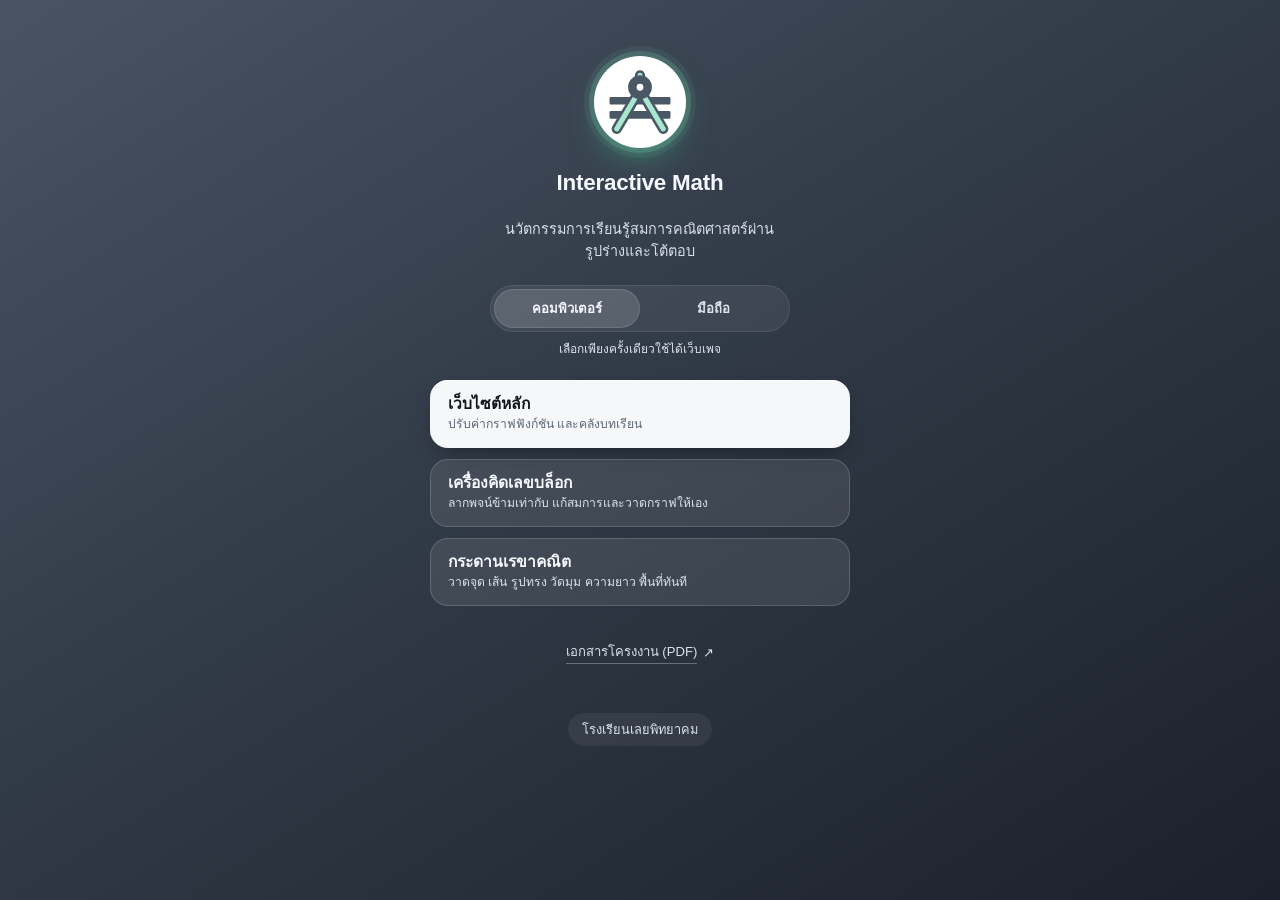
<file: index.html>
<!DOCTYPE html>
<html lang="th">
<head>
<meta charset="UTF-8">
<meta name="viewport" content="width=device-width, initial-scale=1.0">
<title>Interactive Math</title>

<!-- ============================================
     ไอคอนแท็บ + ภาพตอนแชร์ลิงก์

     og:image ต้องเป็น URL เต็มเสมอ ตัวขูดข้อมูลของ LINE/Facebook อ่าน path แบบสัมพัทธ์
     ไม่ออก มันไม่ได้เปิดหน้าเว็บเหมือนเบราว์เซอร์ แค่ดึง HTML มาอ่าน <head> อย่างเดียว
     ที่อยู่นี้จึงผูกกับ GitHub Pages ถ้าย้ายโฮสต์ต้องแก้ทั้งสี่หน้า
     ============================================ -->
<link rel="icon" href="assets/favicon.svg" type="image/svg+xml">
<link rel="apple-touch-icon" href="assets/apple-touch-icon.png">
<meta name="description" content="โครงงานคณิตศาสตร์แบบลงมือทำ — เว็บเรียนรู้ เครื่องคิดเลขบล็อกที่ลากพจน์ข้ามเท่ากับได้ และกระดานเรขาคณิตที่วัดมุมและพื้นที่ให้ทันที">
<meta property="og:type" content="website">
<meta property="og:title" content="Interactive Math">
<meta property="og:description" content="โครงงานคณิตศาสตร์แบบลงมือทำ — เครื่องมือสามชิ้นที่กดเล่นได้จริง">
<meta property="og:image" content="https://lpk37943-cyber.github.io/interactive-math/assets/og-image.jpg">
<meta property="og:url" content="https://lpk37943-cyber.github.io/interactive-math/">
<meta name="twitter:card" content="summary_large_image">

<!-- โหมดอุปกรณ์ — ต้องรันก่อน CSS โหลด ไม่งั้นปุ่มที่เลือกไว้จะกระพริบสลับข้างหนึ่งเฟรม
     หน้านี้เป็นที่ที่ผู้ใช้ "เลือก" ส่วนหน้าอื่นแค่ "อ่าน" ค่าที่เลือกไว้
     เดาจากอุปกรณ์ให้ก่อน เลือกทับได้ตลอด ข้อความชุดนี้เหมือนกันทุกหน้า -->
<script>(function(){var d=null;try{d=localStorage.getItem('im-device');}catch(e){}if(d!=='mobile'&&d!=='desktop')d=(matchMedia('(pointer:coarse)').matches||innerWidth<=820)?'mobile':'desktop';document.documentElement.dataset.device=d;})();</script>

<style>
  /* ---------- สีประจำโปรเจกต์ ----------
     ชื่อและค่าตรงกับ หน้าเว็บ/assets/css/tokens.css ทุกตัว แต่ต้องเขียนซ้ำที่นี่เพราะ
     หน้านี้เป็นหน้าเดียวจบ ไม่โหลด assets/ (เหตุผลอยู่ท้ายไฟล์) — คัดมาเฉพาะที่ใช้จริง

     ก่อนหน้านี้หน้านี้ hardcode สีไว้ 11 ค่า ซึ่ง "เกือบ" ตรงกับ token แต่ไม่ตรง
     (พื้นหลังเพี้ยนไปทั้งสามหยุด) และสองค่าที่ใช้กับตัวหนังสือตกเกณฑ์ contrast
     ดูคอมเมนต์ตรง --ink-soft/--ink-faint ข้างล่าง */
  :root{
    --bg-hi:#485464;          /* มุมสว่างของ gradient */
    --bg:#313a47;
    --bg-lo:#1b212a;          /* มุมเข้ม */

    --ink:#f5f8fc;
    /* สองตัวนี้คือที่แก้จริง ของเดิมเป็น #94a2b3 กับ #6b7785 ซึ่งวัด contrast เทียบกับ
       มุมสว่างของ gradient (จุดที่แย่ที่สุด และเป็นที่ที่ข้อความพวกนี้วางอยู่พอดี) ได้
       2.89 กับ 1.65 — ตกเกณฑ์ WCAG AA ที่ต้อง >= 4.5 ทั้งคู่ ทั้งที่เป็นข้อความจริง
       ไม่ใช่ของประดับ (คำอธิบายโหมดอุปกรณ์ กับชื่อโรงเรียน)
       ค่าใหม่เป็นของ tokens.css ตรงๆ วัดได้ 5.59 กับ 5.81

       ชื่อ "faint" สว่างกว่า "soft" เล็กน้อยซึ่งดูสวนชื่อ — เป็นแบบนี้ใน tokens.css
       อยู่แล้ว เพราะ --ink-faint ถูกดันให้สว่างขึ้นจนผ่าน AA (มีคอมเมนต์กำกับไว้ที่นั่น)
       ผลคือสองตัวนี้สว่างใกล้กันมาก ลำดับความสำคัญของข้อความจึงมาจาก "ขนาด"
       ไม่ใช่สี ซึ่งหน้านี้ต่างกันอยู่แล้ว (.bio .9rem / footer .8rem / note .78rem) */
    --ink-soft:#d6dfea;
    --ink-faint:#dbe3ec;

    /* เขียวเหลือหน้าที่สองอย่าง: รัศมีรอบโลโก้ กับวงแหวนโฟกัส
       เดิมมี --green-2 กับ --on-green คู่กันไว้ทำไล่เฉดของแถบเลือกอุปกรณ์ พอแถบนั้น
       ถอดสีเขียวออก (เหตุผลอยู่ที่ .device ข้างล่าง) ทั้งคู่ก็ไม่มีใครใช้ จึงลบทิ้ง */
    --green:#88f4c5;

    /* การ์ดลิงก์หลักเป็นพื้นสว่างบนหน้ามืด ใช้คู่สีของธีมสว่างจาก tokens.css */
    --card:#f5f7f9;
    --card-ink:#12161c;
    --card-ink-soft:#5c6773;      /* คำอธิบายบนการ์ดขาว — ค่าเดียวกับ --ink-faint ธีมสว่าง */
  }

  *{box-sizing:border-box;margin:0;padding:0;}
  body{
    min-height:100vh;
    display:flex;flex-direction:column;align-items:center;
    gap:22px;
    padding:56px 20px 32px;
    background:linear-gradient(148deg,var(--bg-hi) 0%,var(--bg) 46%,var(--bg-lo) 100%);
    color:var(--ink);
    font-family:'Leelawadee UI','Noto Sans Thai','Segoe UI',sans-serif;
    text-align:center;
  }

  /* พื้นขาวเพราะโลโก้ถือสีของตัวเองมาแล้ว (มิ้นต์กับหมึกเข้ม) วางบนพื้นเขียวเดิมมิ้นต์จะจมหาย

     รัศมีเขียวชั้นในเป็นของใหม่ ไม่ใช่ของประดับ: พอลิงก์ข้างล่างเหลือการ์ดขาวใบเดียว
     (ที่เหลือเป็นกระจก) วงกลมขาวนี้กับการ์ดนั้นจะเป็นของขาวสองชิ้นบนหน้า รัศมีเขียว
     คือสิ่งที่แยกโลโก้ออกมาเป็นตัวนำสายตา ไม่ให้อ่านเป็นแค่การ์ดอีกใบที่บังเอิญกลม */
  .avatar{
    width:92px;height:92px;border-radius:50%;
    display:flex;align-items:center;justify-content:center;
    background:#ffffff;
    box-shadow:0 0 0 5px rgba(136,244,197,.16),
               0 0 0 10px rgba(136,244,197,.06),
               0 16px 38px -12px rgba(78,227,160,.5);
  }
  .avatar svg{width:68px;height:68px;}

  h1{font-size:1.4rem;font-weight:800;letter-spacing:-.01em;}
  /* บอกว่าเว็บนี้คืออะไร ไม่ใช่สั่งให้ทำอะไร — คนที่กดลิงก์ที่แชร์ต่อกันมาถึงจะรู้ว่ามาถึงอะไร */
  .bio{color:var(--ink-soft);font-size:.9rem;max-width:34ch;line-height:1.55;}

  /* ---------- ตัวเลือกอุปกรณ์ ----------
     เลือกที่นี่ที่เดียว แล้วทุกหน้าอ่านค่าเดียวกันจาก localStorage
     โหมดคอม = ของเดิมทุกอย่าง โหมดมือถือ = เลย์เอาต์ใหม่ + ปุ่มแทนคีย์ลัด
     ปุ่มสองอันนี้เลื่อนแถบเขียวไปมาแทนการเปลี่ยนสีทีละปุ่ม จะได้เห็นว่าเป็นสวิตช์
     ไม่ใช่ลิงก์สองอัน */
  /* แคบกว่าลิงก์ข้างล่างโดยตั้งใจ และไม่มีสีจัดแล้ว

     เดิมแถบที่เลื่อนเป็นไล่เฉดเขียว ซึ่งเป็นของชิ้นเดียวบนหน้าที่มีสีอิ่ม ผลคือสายตาไปหยุด
     ที่ "สวิตช์ตั้งค่า" ก่อนของสี่อย่างที่คนเข้ามาเพื่อจะกด ลำดับกลับหัว
     ตอนนี้เป็นฟิล์มขาวจางแทน ยังเห็นชัดว่าเลือกอะไรอยู่ แต่ไม่แย่งความสนใจ
     ตำแหน่งยังอยู่เหนือลิงก์เหมือนเดิม เพราะโหมดอุปกรณ์มีผลกับเครื่องมือทุกตัว
     ควรเลือกก่อนกดเข้าไปใช้ — ย้ายที่ไม่ใช่ทางแก้ ลดความดังต่างหาก */
  .device{
    position:relative;display:flex;
    width:100%;max-width:300px;
    padding:4px;border-radius:100px;
    background:rgba(255,255,255,.06);
    box-shadow:inset 0 0 0 1px rgba(255,255,255,.09);
  }
  /* แถบที่เลื่อน วางใต้ปุ่มทั้งสอง ตำแหน่งคุมด้วย data-device บน <html> ล้วนๆ
     ไม่ต้องรอ JS ตั้งคลาสให้ทีหลัง */
  .device::before{
    content:'';position:absolute;z-index:0;
    top:4px;bottom:4px;left:4px;width:calc(50% - 4px);
    border-radius:100px;
    background:rgba(255,255,255,.14);
    box-shadow:inset 0 0 0 1px rgba(255,255,255,.12);
    transition:transform .22s cubic-bezier(.4,0,.2,1);
  }
  :root[data-device="mobile"] .device::before{transform:translateX(100%);}
  .device button{
    position:relative;z-index:1;flex:1;
    padding:9px 10px;border:0;background:none;
    font:inherit;font-size:.82rem;font-weight:700;
    color:var(--ink-faint);cursor:pointer;
    border-radius:100px;
    transition:color .22s ease;
    -webkit-tap-highlight-color:transparent;
  }
  :root[data-device="desktop"] .device button[data-device="desktop"],
  :root[data-device="mobile"]  .device button[data-device="mobile"]{color:var(--ink);}
  .device button:focus-visible{outline:2px solid var(--green);outline-offset:3px;}

  .device-note{
    color:var(--ink-faint);font-size:.75rem;line-height:1.5;
    max-width:34ch;margin-top:-14px;
  }

  /* ---------- ลิงก์เครื่องมือ ----------
     ของเดิมเป็นแคปซูลขาวสี่อันเหมือนกันเป๊ะ ทั้งที่ปลายทางต่างกันมาก ไม่มีอะไรช่วยให้เลือกถูก
     ตอนนี้แยกเป็นสามชั้น: เว็บหลักเป็นการ์ดขาวทึบ (ทางเข้าหลัก) เครื่องมือสองตัวเป็นกระจก
     ส่วนเอกสาร PDF ลงไปเป็นลิงก์ข้อความ เพราะเป็นของอ่าน ไม่ใช่ของเล่น ไม่ควรหนักเท่ากัน

     ชิดซ้ายไม่ใช่กลาง เพราะมีสองบรรทัด — ข้อความสองบรรทัดที่จัดกลางทั้งคู่อ่านยากกว่า
     และขอบซ้ายที่ตรงกันช่วยให้กวาดตาลงมาเทียบสามอันได้เร็ว */
  .links{
    display:flex;flex-direction:column;gap:11px;
    width:100%;max-width:420px;
  }
  .links a{
    display:block;text-align:left;
    padding:14px 18px;border-radius:18px;
    text-decoration:none;
    transition:transform .15s ease, box-shadow .15s ease, background .15s ease;
    -webkit-tap-highlight-color:transparent;
  }
  .links .t{display:block;font-weight:700;font-size:.98rem;line-height:1.3;}
  .links .d{display:block;font-size:.76rem;line-height:1.45;margin-top:2px;}

  /* ทางเข้าหลัก — ขาวทึบชิ้นเดียวในกลุ่ม จึงอ่านเป็น "เริ่มที่นี่" โดยไม่ต้องเขียนว่าเริ่มที่นี่ */
  .links .primary{
    background:var(--card);color:var(--card-ink);
    box-shadow:0 10px 24px -10px rgba(0,0,0,.45), inset 0 1px 0 rgba(255,255,255,.6);
  }
  .links .primary .d{color:var(--card-ink-soft);}

  .links .glass{
    background:rgba(255,255,255,.09);color:var(--ink);
    box-shadow:inset 0 0 0 1px rgba(255,255,255,.16);
  }
  .links .glass .d{color:var(--ink-faint);}

  /* :hover ค้างหลังแตะบน iOS — เมาส์เท่านั้นที่ควรได้เอฟเฟกต์ยกขึ้น
     :active ยังทำงานทั้งสองแบบ นิ้วจึงยังได้ผลตอบกลับตอนกด */
  @media (hover:hover){
    .links .primary:hover{transform:translateY(-2px);box-shadow:0 16px 30px -10px rgba(0,0,0,.55), inset 0 1px 0 rgba(255,255,255,.7);}
    .links .glass:hover{transform:translateY(-2px);background:rgba(255,255,255,.14);}
    .doc-link:hover{color:var(--ink);}
    .doc-link:hover .u{border-bottom-color:var(--ink);}
  }
  .links a:active{transform:scale(.98);}
  .links a:focus-visible,
  .doc-link:focus-visible{outline:2px solid var(--green);outline-offset:3px;}

  /* เอกสารโครงงาน — ลิงก์ข้อความ ไม่ใช่การ์ด ↗ บอกว่าเปิดแท็บใหม่ก่อนกด

     padding ทำให้พื้นที่กดสูง 45px ตามเกณฑ์เป้าแตะที่โปรเจกต์ยึดไว้ทุกที่ ตัวข้อความเองสูงแค่
     19px ซึ่งนิ้วกดพลาดง่าย เส้นใต้จึงย้ายไปอยู่ที่ span ข้างใน ไม่งั้นมันจะถูก padding
     ดันห่างจากตัวหนังสือจนดูเหมือนเส้นลอยๆ ไม่ใช่เส้นใต้ */
  .doc-link{
    display:inline-flex;align-items:center;gap:6px;
    color:var(--ink-faint);font-size:.82rem;text-decoration:none;
    padding:13px 12px;
    transition:color .15s ease;
    -webkit-tap-highlight-color:transparent;
  }
  .doc-link .u{
    border-bottom:1px solid rgba(219,227,236,.35);
    padding-bottom:1px;
    transition:border-color .15s ease;
  }

  footer{
    margin-top:14px;
    display:inline-flex;align-items:center;gap:6px;
    color:var(--ink-faint);font-size:.8rem;
    padding:6px 14px;border-radius:100px;
    background:rgba(255,255,255,.06);
  }
</style>
</head>
<body>

  <!-- โลโก้ประจำโปรเจกต์ — วงเวียนซ้อนอยู่บนเครื่องหมายเท่ากับ อ่านได้สองชั้น:
       วงเวียนคือหมวดเรขาคณิต ขีดขนานสองเส้นคือหมวดสมการ ซึ่งเป็นสองหมวดของเว็บพอดี

       ลำดับการวาดสำคัญ: แถบอยู่หลังสุด แล้วขากับด้ามจับวาดสองชั้น (เส้นขอบเข้มก่อน
       แล้วทับด้วยแกนมิ้นต์) ปิดท้ายด้วยวงบานพับที่ทึบ จึงคลุมโคนขาที่บรรจบกันพอดี
       เส้นขอบเข้มไม่ใช่ของประดับ — มิ้นต์บนพื้นขาวมี contrast ราว 1.3 มองแทบไม่เห็น
       รูปทรงทั้งหมดถูกนิยามด้วยเส้นขอบ ถ้าถอดออกโลโก้จะหายไปครึ่งหนึ่ง

       สีเป็นค่าคงที่ ไม่ผูกกับ token ธีม เพราะโลโก้ต้องหน้าตาเดียวกันทุกธีม
       (--green พลิกเป็นเขียวเข้มในธีมสว่าง ถ้าผูกไว้โลโก้จะเปลี่ยนสีตามซึ่งไม่ใช่โลโก้) -->
  <div class="avatar">
    <svg viewBox="0 0 48 48" fill="none" aria-hidden="true">
      <rect x="2.5" y="20.4" width="43" height="5.4" rx=".8" fill="#4a5865"/>
      <rect x="2.5" y="30.4" width="43" height="5.4" rx=".8" fill="#4a5865"/>
      <g stroke-linecap="round">
        <g stroke="#4a5865" stroke-width="7.2">
          <path d="M24 5.2v4.4"/><path d="M22.2 18.4 7.6 43"/><path d="M25.8 18.4 40.4 43"/>
        </g>
        <g stroke="#a8e6cf" stroke-width="3.6">
          <path d="M24 5.2v4.4"/><path d="M22.2 18.4 7.6 43"/><path d="M25.8 18.4 40.4 43"/>
        </g>
      </g>
      <circle cx="24" cy="13.6" r="5.4" fill="#ffffff" stroke="#4a5865" stroke-width="6"/>
    </svg>
  </div>
  <h1>Interactive Math</h1>
  <p class="bio">นวัตกรรมการเรียนรู้สมการคณิตศาสตร์ผ่านรูปร่างและโต้ตอบ</p>

  <div class="device" role="group" aria-label="เลือกอุปกรณ์ที่ใช้">
    <button type="button" data-device="desktop">คอมพิวเตอร์</button>
    <button type="button" data-device="mobile">มือถือ</button>
  </div>
  <p class="device-note">เลือกเพียงครั้งเดียวใช้ได้เว็บเพจ</p>

  <!-- คำอธิบายใต้ชื่อแต่ละอันสรุปมาจากตาราง "ส่วนประกอบ" ใน README ให้ตรงกัน
       จะได้ไม่มีสองที่ที่บอกไม่เหมือนกันเวลาแก้ทีหลัง -->
  <nav class="links">
    <a class="primary" href="หน้าเว็บ/index.html">
      <span class="t">เว็บไซต์หลัก</span>
      <span class="d">ปรับค่ากราฟฟังก์ชัน และคลังบทเรียน</span>
    </a>
    <a class="glass" href="เครื่องคิดเลข/เครื่องคิดเลข-บล็อก_2.html">
      <span class="t">เครื่องคิดเลขบล็อก</span>
      <span class="d">ลากพจน์ข้ามเท่ากับ แก้สมการและวาดกราฟให้เอง</span>
    </a>
    <a class="glass" href="เรขาคณิต/index.html">
      <span class="t">กระดานเรขาคณิต</span>
      <span class="d">วาดจุด เส้น รูปทรง วัดมุม ความยาว พื้นที่ทันที</span>
    </a>
  </nav>

  <!-- เปิดแท็บใหม่ ให้ตัวอ่าน PDF ในตัวของเบราว์เซอร์จัดการ
       ทำงานทั้งตอนเปิดไฟล์ตรงๆ และบน GitHub Pages ไม่ต้องพึ่งไลบรารีอะไร
       ย้ายออกจาก <nav class="links"> เพราะไม่ใช่เครื่องมือ เป็นเอกสารประกอบ -->
  <a class="doc-link" href="โครงงานเว็บแอปแก้สมาการ.pdf" target="_blank" rel="noopener">
    <span class="u">เอกสารโครงงาน (PDF)</span>
    <span aria-hidden="true">↗</span>
  </a>

  <footer> โรงเรียนเลยพิทยาคม</footer>

<!-- หน้านี้ไม่โหลด assets/ อะไรเลยโดยตั้งใจ (เป็นหน้าเดียวจบ) จึงเขียน IM.setDevice
     ฉบับย่อไว้ตรงนี้ ต่างจากของจริงใน หน้าเว็บ/assets/js/core.js ตรงที่ไม่ต้อง reload
     เพราะหน้านี้ไม่มีโมดูลที่บูตตามโหมดไปแล้ว แค่เลื่อนแถบให้ตรงก็พอ -->
<script>
(function () {
  var root = document.documentElement;

  document.querySelector('.device').addEventListener('click', function (e) {
    var btn = e.target.closest('button[data-device]');
    if (!btn) return;
    var next = btn.dataset.device;
    root.dataset.device = next;
    try { localStorage.setItem('im-device', next); } catch (err) {}
    syncPressed();
  });

  function syncPressed() {
    var now = root.dataset.device;
    document.querySelectorAll('.device button').forEach(function (b) {
      b.setAttribute('aria-pressed', String(b.dataset.device === now));
    });
  }
  syncPressed();
})();
</script>
</body>
</html>
</file>
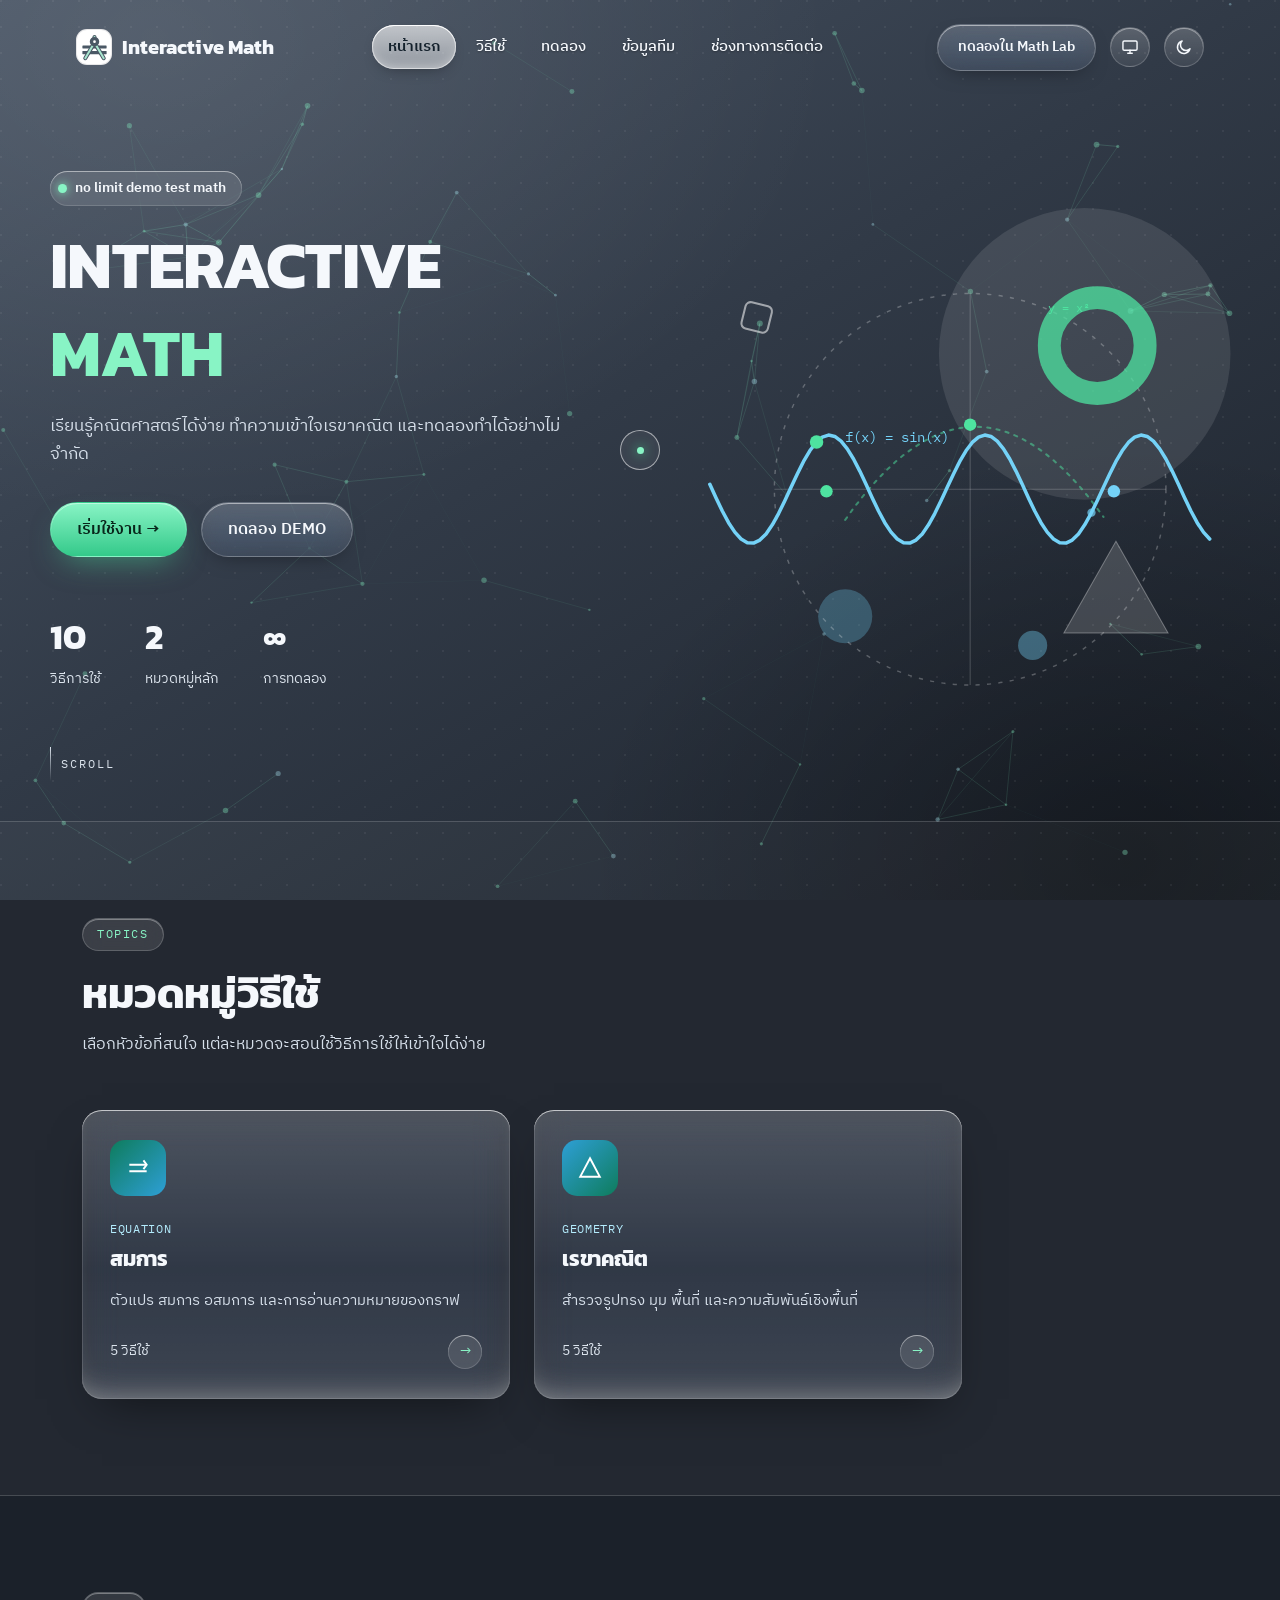
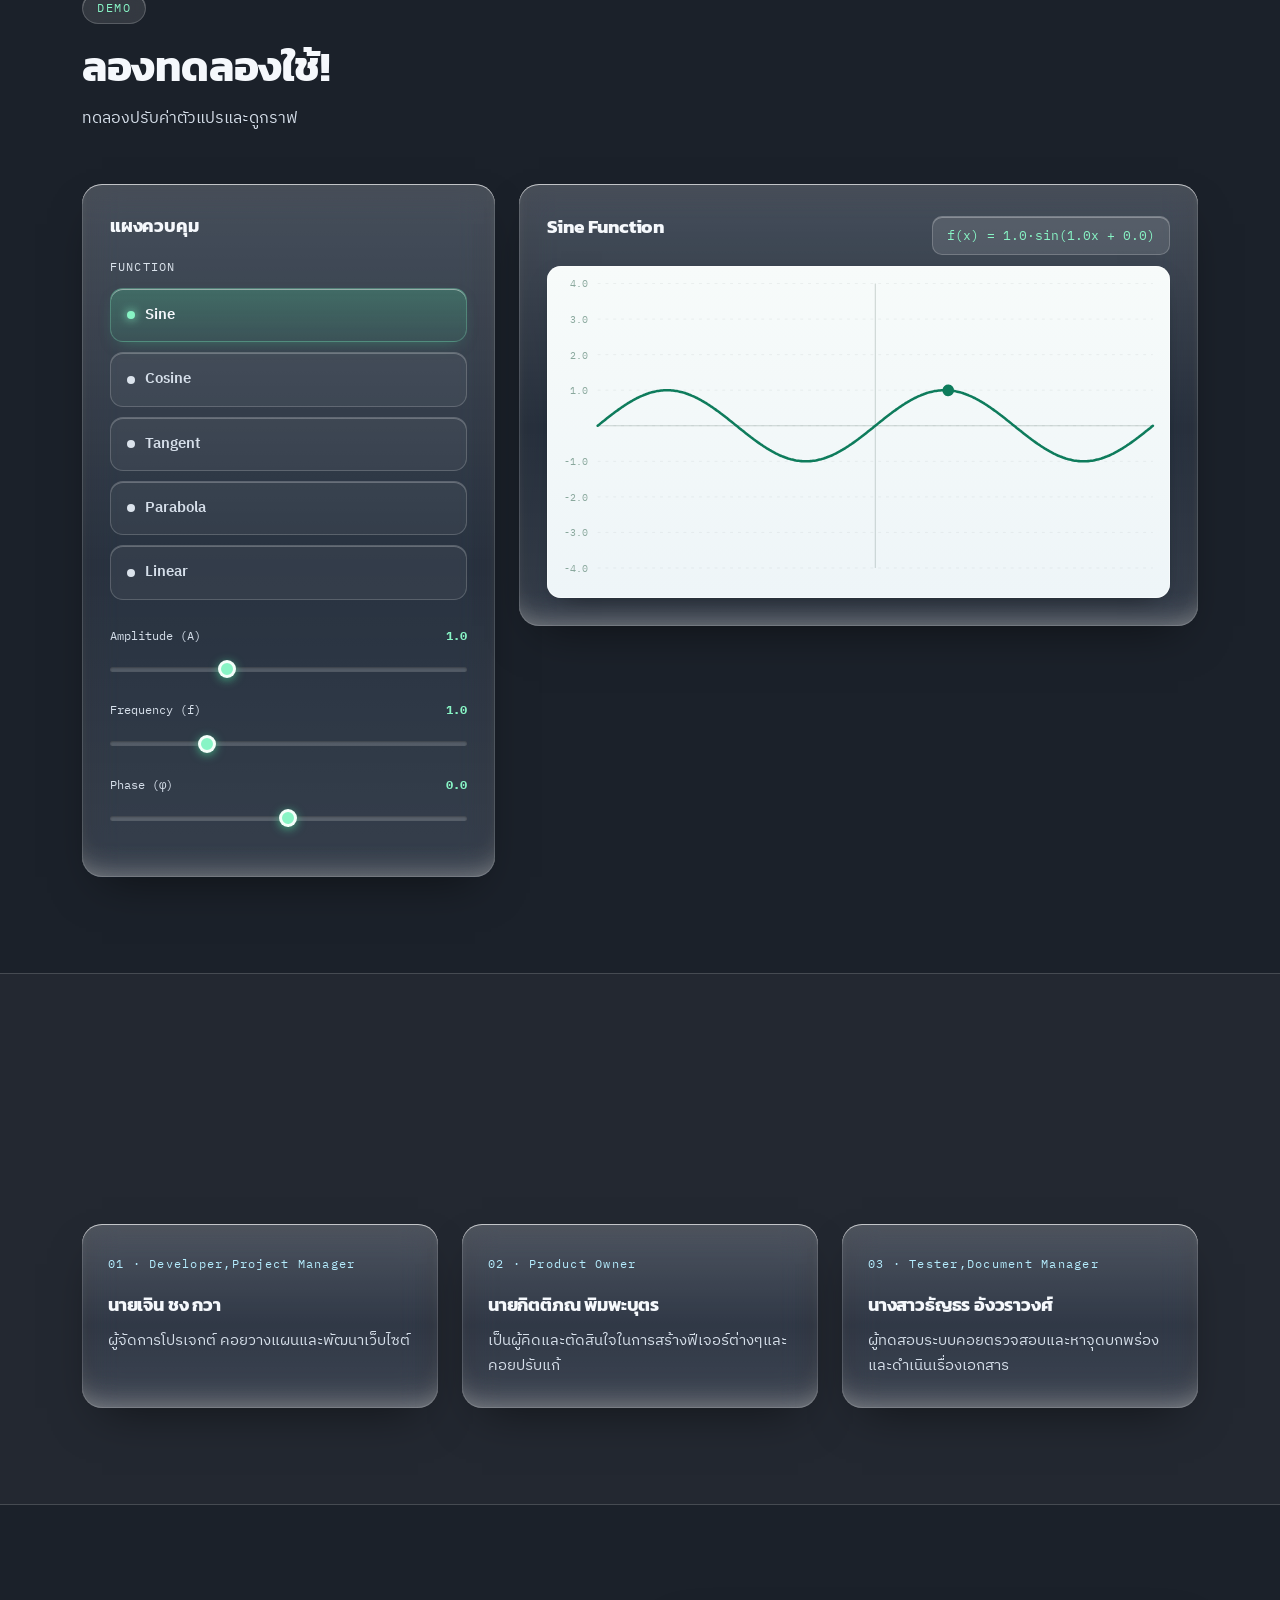
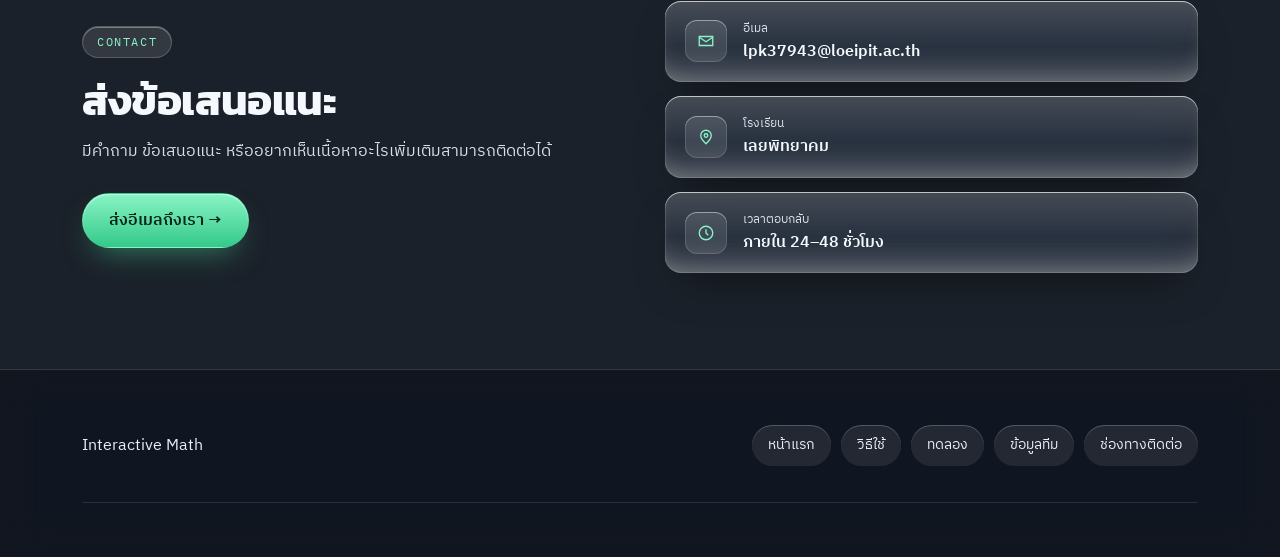
<file: หน้าเว็บ/index.html>
﻿<!DOCTYPE html>
<html lang="th">
<head>
<meta charset="UTF-8">
<meta name="viewport" content="width=device-width, initial-scale=1.0">
<title>Interactive Math — เรียนคณิตศาสตร์แบบ Interactive</title>

<!-- ไอคอนแท็บ + ภาพตอนแชร์ลิงก์ — ดูคำอธิบายเรื่อง URL เต็มที่ ../index.html -->
<link rel="icon" href="../assets/favicon.svg" type="image/svg+xml">
<link rel="apple-touch-icon" href="../assets/apple-touch-icon.png">
<meta name="description" content="เว็บไซต์หลักของโครงงาน Interactive Math — ปรับค่ากราฟฟังก์ชันสด (sine, cosine, พาราโบลา) และคลังบทเรียนที่ค้นหาและกรองตามหมวดได้">
<meta property="og:type" content="website">
<meta property="og:title" content="Interactive Math — เว็บไซต์หลัก">
<meta property="og:description" content="ปรับค่ากราฟฟังก์ชันสด และคลังบทเรียน">
<meta property="og:image" content="https://lpk37943-cyber.github.io/interactive-math/assets/og-image.jpg">
<meta property="og:url" content="https://lpk37943-cyber.github.io/interactive-math/%E0%B8%AB%E0%B8%99%E0%B9%89%E0%B8%B2%E0%B9%80%E0%B8%A7%E0%B9%87%E0%B8%9A/">
<meta name="twitter:card" content="summary_large_image">

<!-- กัน FOUC: ต้องรันก่อน CSS โหลด ไม่งั้นถ้าเคยเลือก light ไว้จะเห็นพื้นมืดวาบ
     ก่อนสลับเป็นขาว — synchronous ตรงๆ ไม่ต้องรอ DOMContentLoaded -->
<script>(function(){try{if(localStorage.getItem('im-theme')==='light')document.documentElement.setAttribute('data-theme','light');}catch(e){}})();</script>

<!-- โหมดอุปกรณ์: ต้องรันก่อน CSS ด้วยเหตุผลเดียวกับสคริปต์กันธีมวาบข้างบน ไม่งั้นมือถือ
     จะเห็นเลย์เอาต์คอมวาบขึ้นมาก่อนหนึ่งเฟรม เดาจากอุปกรณ์ให้ก่อน แล้วผู้ใช้เลือกทับได้
     ที่หน้ารวมลิงก์หรือปุ่มบนแถบนำทาง — ข้อความชุดนี้เหมือนกันทุกหน้า -->
<script>(function(){var d=null;try{d=localStorage.getItem('im-device');}catch(e){}if(d!=='mobile'&&d!=='desktop')d=(matchMedia('(pointer:coarse)').matches||innerWidth<=820)?'mobile':'desktop';document.documentElement.dataset.device=d;})();</script>

<link rel="preconnect" href="https://fonts.googleapis.com">
<link rel="preconnect" href="https://fonts.gstatic.com" crossorigin>
<link href="https://fonts.googleapis.com/css2?family=Kanit:wght@600;700&family=IBM+Plex+Sans+Thai:wght@400;500;600;700&family=IBM+Plex+Mono:wght@400;500;600&display=swap" rel="stylesheet">

<link rel="stylesheet" href="assets/css/tokens.css">
<link rel="stylesheet" href="assets/css/layout.css">
<link rel="stylesheet" href="assets/css/motion.css">
</head>
<body>

<header id="siteHeader">
  <nav>
    <span class="nav-refract" aria-hidden="true"></span>
    <a href="#home" class="logo" data-cursor="link">
      <!-- โลโก้ประจำโปรเจกต์ วงเวียน (เรขาคณิต) ซ้อนบนเครื่องหมายเท่ากับ (สมการ)
           คำอธิบายเต็มของลำดับการวาดและเหตุผลที่ต้องมีเส้นขอบอยู่ที่ ../index.html
           ตัวเดียวกันทุกที่ ห้ามแก้ที่เดียว -->
      <span class="logo-mark">
        <svg width="27" height="27" viewBox="0 0 48 48" fill="none" aria-hidden="true">
          <rect x="2.5" y="20.4" width="43" height="5.4" rx=".8" fill="#4a5865"/>
          <rect x="2.5" y="30.4" width="43" height="5.4" rx=".8" fill="#4a5865"/>
          <g stroke-linecap="round">
            <g stroke="#4a5865" stroke-width="7.2">
              <path d="M24 5.2v4.4"/><path d="M22.2 18.4 7.6 43"/><path d="M25.8 18.4 40.4 43"/>
            </g>
            <g stroke="#a8e6cf" stroke-width="3.6">
              <path d="M24 5.2v4.4"/><path d="M22.2 18.4 7.6 43"/><path d="M25.8 18.4 40.4 43"/>
            </g>
          </g>
          <circle cx="24" cy="13.6" r="5.4" fill="#ffffff" stroke="#4a5865" stroke-width="6"/>
        </svg>
      </span>
      Interactive Math
    </a>
    <div class="nav-links" id="navLinks">
      <a href="#home" data-target="home" class="active" data-cursor="link">หน้าแรก</a>
      <a href="topics.html" data-target="topics" data-cursor="link">วิธีใช้</a>
      <a href="#lab" data-target="lab" data-cursor="link">ทดลอง </a>
      <a href="#about" data-target="about" data-cursor="link">ข้อมูลทีม</a>
      <a href="#contact" data-target="contact" data-cursor="link">ช่องทางการติดต่อ</a>
      <span class="nav-underline" id="navUnderline" aria-hidden="true"></span>
    </div>
    <div class="nav-cta">
      <a href="#lab" class="btn btn-outline magnetic" data-cursor="button" style="padding:11px 20px;font-size:.88rem;">ทดลองใน Math Lab</a>
      <!-- โหมดอุปกรณ์: ที่เลือกจริงอยู่หน้ารวมลิงก์ ปุ่มนี้เป็นทางออกเผื่อเดาผิด
           ไอคอนสลับด้วย CSS จาก [data-device] เหมือนคู่ sun/moon ข้างๆ -->
      <button class="theme-toggle" id="deviceToggle" aria-pressed="false" aria-label="สลับเป็นโหมดมือถือ" data-cursor="button">
        <svg class="i-monitor" viewBox="0 0 24 24" fill="none" stroke="currentColor" stroke-width="1.9" stroke-linecap="round" stroke-linejoin="round" aria-hidden="true"><rect x="2.6" y="4" width="18.8" height="12.4" rx="1.8"/><path d="M9 20.4h6M12 16.4v4"/></svg>
        <svg class="i-phone" viewBox="0 0 24 24" fill="none" stroke="currentColor" stroke-width="1.9" stroke-linecap="round" stroke-linejoin="round" aria-hidden="true"><rect x="6.6" y="2.4" width="10.8" height="19.2" rx="2.4"/><path d="M10.6 5.4h2.8"/></svg>
      </button>
      <button class="theme-toggle" id="themeToggle" aria-pressed="false" aria-label="สลับเป็นธีมสว่าง" data-cursor="button">
        <svg class="i-sun" viewBox="0 0 24 24" fill="none" stroke="currentColor" stroke-width="2" stroke-linecap="round" aria-hidden="true"><circle cx="12" cy="12" r="4.2"/><path d="M12 2.5v2.4M12 19.1v2.4M4.2 4.2l1.7 1.7M18.1 18.1l1.7 1.7M2.5 12h2.4M19.1 12h2.4M4.2 19.8l1.7-1.7M18.1 5.9l1.7-1.7"/></svg>
        <svg class="i-moon" viewBox="0 0 24 24" fill="none" stroke="currentColor" stroke-width="2" stroke-linecap="round" stroke-linejoin="round" aria-hidden="true"><path d="M20 14.5A8.5 8.5 0 1 1 9.5 4a6.8 6.8 0 0 0 10.5 10.5z"/></svg>
      </button>
      <button class="menu-btn" id="menuBtn" aria-label="เปิดเมนู" aria-expanded="false" aria-controls="navLinks"><span></span><span></span><span></span></button>
    </div>
  </nav>
</header>

<main>
  <!-- HERO -->
  <section class="hero wrap" id="home">
    <div class="hero-grid">
      <div>
        <span class="hero-tagline reveal"><span class="dot" aria-hidden="true"></span>no limit demo test math</span>
        <h1 data-split>INTERACTIVE<span class="accent">MATH</span></h1>
        <p class="lead reveal" style="transition-delay:.18s">เรียนรู้คณิตศาสตร์ได้ง่าย ทำความเข้าใจเรขาคณิต และทดลองทำได้อย่างไม่จำกัด</p>
        <div class="hero-actions reveal" style="transition-delay:.26s">
          <!-- href ไปคลังบทเรียนไว้เป็นทางสำรอง: ถ้า tools.js พังหรือโหลดไม่ทัน
               ปุ่มนี้ยังพาไปไหนได้ ไม่ใช่ปุ่มตาย — tools.js จะ preventDefault ทับเอง -->
          <a href="topics.html" id="openToolChooser" class="btn btn-primary magnetic" data-cursor="button" aria-haspopup="dialog" aria-controls="toolModal">เริ่มใช้งาน →</a>
          <a href="#lab" class="btn btn-outline magnetic" data-cursor="button">ทดลอง DEMO</a>
        </div>
        <div class="hero-stats reveal" style="transition-delay:.34s">
          <div class="stat"><b data-count="10">0</b><span>วิธีการใช้</span></div>
          <div class="stat"><b data-count="2">0</b><span>หมวดหมู่หลัก</span></div>
          <div class="stat"><b>∞</b><span>การทดลอง</span></div>
        </div>
        <div class="scroll-cue reveal" style="transition-delay:.42s"><span class="line" aria-hidden="true"></span>SCROLL</div>
      </div>
      <div class="hero-art" id="heroArt" data-parallax="0.14"></div>
    </div>
  </section>

  <!-- TOPICS -->
  <section class="topics" id="topics">
    <div class="wrap">
      <div class="section-head">
        <span class="eyebrow reveal">Topics</span>
        <h2 data-split>หมวดหมู่วิธีใช้</h2>
        <p class="reveal" style="transition-delay:.14s">เลือกหัวข้อที่สนใจ แต่ละหมวดจะสอนใช้วิธีการใช้ให้เข้าใจได้ง่าย</p>
      </div>
      <div class="topic-grid">

        <div class="tilt-scene reveal">
          <a href="topics.html#equation" class="topic-card tilt" data-cursor="card">
            <div class="topic-icon" style="background:linear-gradient(135deg,#0e7c5c,#2e9fd6)">
              <svg width="26" height="26" viewBox="0 0 24 24" fill="none" stroke="currentColor" stroke-width="1.8" aria-hidden="true"><path d="M4 9h16M4 15h16"/><path d="M17 5l3 4-3 4"/></svg>
            </div>
            <span class="tag">EQUATION</span>
            <h3>สมการ</h3>
            <p>ตัวแปร สมการ อสมการ และการอ่านความหมายของกราฟ</p>
            <div class="topic-foot"><span>5 วิธีใช้</span><span class="arrow-badge" aria-hidden="true">→</span></div>
          </a>
        </div>

        <div class="tilt-scene reveal" style="transition-delay:.09s">
          <a href="topics.html#geometry" class="topic-card tilt" data-cursor="card">
            <div class="topic-icon" style="background:linear-gradient(135deg,#2e9fd6,#0e7c5c)">
              <svg width="26" height="26" viewBox="0 0 24 24" fill="none" stroke="currentColor" stroke-width="1.8" aria-hidden="true"><path d="M12 3L21 20H3L12 3Z"/></svg>
            </div>
            <span class="tag">GEOMETRY</span>
            <h3>เรขาคณิต</h3>
            <p>สำรวจรูปทรง มุม พื้นที่ และความสัมพันธ์เชิงพื้นที่</p>
            <div class="topic-foot"><span>5 วิธีใช้</span><span class="arrow-badge" aria-hidden="true">→</span></div>
          </a>
        </div>

      </div>
    </div>
  </section>

  <!-- MATH LAB — โครงสร้างเดิมทุก id/class ห้ามแก้ (lab.js อ้างอิงอยู่) -->
  <section id="lab">
    <div class="wrap">
      <div class="section-head">
        <span class="eyebrow reveal">Demo</span>
        <h2 data-split>ลองทดลองใช้!</h2>
        <p class="reveal" style="transition-delay:.14s">ทดลองปรับค่าตัวแปรและดูกราฟ</p>
      </div>
      <div class="lab-grid">
        <div class="panel reveal">
          <h3>แผงควบคุม</h3>
          <div style="font-family:var(--mono);font-size:.72rem;letter-spacing:.1em;color:var(--ink-faint);margin-bottom:12px;">FUNCTION</div>
          <div class="func-list" id="funcList"></div>
          <div id="sliderHost"></div>
        </div>
        <div class="panel reveal" style="transition-delay:.1s">
          <div class="graph-head">
            <h3 id="graphTitle">Sine Function</h3>
            <span class="formula-tag" id="formulaTag">f(x) = A·sin(fx + φ)</span>
          </div>
          <div class="graph-box" id="graphBox"></div>
        </div>
      </div>
    </div>
  </section>

  <!-- ABOUT -->
  <section class="about" id="about">
    <div class="wrap">
      <div class="section-head">
        <span class="eyebrow reveal">About us</span>
        <h2 data-split>หน้าที่ของสมาชิกในทีม</h2>        
      </div>
      <div class="about-grid">

        <div class="tilt-scene reveal">
          <div class="about-card tilt" data-cursor="card">
            <span class="about-num">01 · Developer,Project Manager</span>
            <h3>นายเจิน ชง กวา</h3>
            <p>ผู้จัดการโปรเจกต์ คอยวางแผนและพัฒนาเว็บไซต์</p>
          </div>
        </div>

        <div class="tilt-scene reveal" style="transition-delay:.09s">
          <div class="about-card tilt" data-cursor="card">
            <span class="about-num">02 · Product Owner</span>
            <h3>นายกิตติภณ พิมพะบุตร</h3>
            <p>เป็นผู้คิดและตัดสินใจในการสร้างฟีเจอร์ต่างๆและคอยปรับแก้</p>
          </div>
        </div>

        <div class="tilt-scene reveal" style="transition-delay:.18s">
          <div class="about-card tilt" data-cursor="card">
            <span class="about-num">03 · Tester,Document Manager</span>
            <h3>นางสาวธัญธร อังวราวงศ์</h3>
            <p>ผู้ทดสอบระบบคอยตรวจสอบและหาจุดบกพร่องและดำเนินเรื่องเอกสาร</p>
          </div>
        </div>

      </div>
    </div>
  </section>

  <!-- CONTACT -->
  <section id="contact">
    <div class="wrap">
      <div class="contact-grid">
        <div>
          <span class="eyebrow reveal">Contact</span>
          <h2 class="contact-title" data-split>ส่งข้อเสนอแนะ</h2>
          <p class="contact-lead reveal" style="transition-delay:.14s">มีคำถาม ข้อเสนอแนะ หรืออยากเห็นเนื้อหาอะไรเพิ่มเติมสามารถติดต่อได้</p>
          <a href="mailto:hello@interactivemath.th" class="btn btn-primary magnetic reveal" data-cursor="button" style="transition-delay:.22s">ส่งอีเมลถึงเรา →</a>
        </div>
        <div class="contact-cards">

          <div class="tilt-scene reveal">
            <div class="c-card tilt" data-cursor="card">
              <span class="c-icon"><svg width="18" height="18" viewBox="0 0 24 24" fill="none" stroke="currentColor" stroke-width="1.8" aria-hidden="true"><path d="M3 6h18v12H3z"/><path d="M3 7l9 6 9-6"/></svg></span>
              <div><div class="lbl">อีเมล</div><div class="val">lpk37943@loeipit.ac.th</div></div>
            </div>
          </div>

          <div class="tilt-scene reveal" style="transition-delay:.09s">
            <div class="c-card tilt" data-cursor="card">
              <span class="c-icon"><svg width="18" height="18" viewBox="0 0 24 24" fill="none" stroke="currentColor" stroke-width="1.8" aria-hidden="true"><path d="M12 21s7-6.5 7-11a7 7 0 10-14 0c0 4.5 7 11 7 11z"/><circle cx="12" cy="10" r="2.4"/></svg></span>
              <div><div class="lbl">โรงเรียน</div><div class="val">เลยพิทยาคม</div></div>
            </div>
          </div>

          <div class="tilt-scene reveal" style="transition-delay:.18s">
            <div class="c-card tilt" data-cursor="card">
              <span class="c-icon"><svg width="18" height="18" viewBox="0 0 24 24" fill="none" stroke="currentColor" stroke-width="1.8" aria-hidden="true"><circle cx="12" cy="12" r="9"/><path d="M12 7v5l3 3"/></svg></span>
              <div><div class="lbl">เวลาตอบกลับ</div><div class="val">ภายใน 24–48 ชั่วโมง</div></div>
            </div>
          </div>

        </div>
      </div>
    </div>
  </section>
</main>

<footer>
  <div class="wrap">
    <div class="footer-top">
      <div>
        
                    Interactive Math
        </div>
        
      <div class="footer-links">
        <a href="#home" data-cursor="link">หน้าแรก</a>
        <a href="topics.html" data-cursor="link">วิธีใช้</a>
        <a href="#lab" data-cursor="link">ทดลอง</a>
        <a href="#about" data-cursor="link">ข้อมูลทีม</a>
        <a href="#contact" data-cursor="link">ช่องทางติดต่อ</a>
      </div>
    </div>
  </div>
</footer>

<!-- ============================================
     หน้าต่างเลือกเครื่องมือ — เปิดจากปุ่ม "เริ่มทดลองเลย" ในหน้าแรก

     เครื่องมือทั้งสองอยู่คนละโฟลเดอร์กับหน้าเว็บ จึงต้องถอยขึ้นไปหนึ่งชั้น (../)
     ชื่อโฟลเดอร์เป็นภาษาไทยได้ เพราะหน้านี้ประกาศ charset=UTF-8 ไว้แล้ว
     เบราว์เซอร์จะเข้ารหัส URL ให้เอง
     ============================================ -->
<div class="tool-modal" id="toolModal" role="dialog" aria-modal="true" aria-labelledby="toolModalTitle" hidden>
  <div class="tm-backdrop"></div>
  <div class="tm-panel">
    <button class="tm-close" id="toolModalClose" type="button" aria-label="ปิด">
      <svg width="18" height="18" viewBox="0 0 24 24" fill="none" stroke="currentColor" stroke-width="2.2" stroke-linecap="round" aria-hidden="true"><path d="M6 6l12 12M18 6L6 18"/></svg>
    </button>

    <div class="tm-head">
      <span class="eyebrow">Choose a tool</span>
      <h2 id="toolModalTitle">เลือกเครื่องมือเครื่องมือ</h2>
      <p>เลือกใช้เลย - ทั้งสองเครื่องมือพร้อมใช้งาน</p>
    </div>

    <div class="tm-grid">

      <a href="../เครื่องคิดเลข/เครื่องคิดเลข-บล็อก_2.html" class="topic-card" data-cursor="card">
        <div class="topic-icon" style="background:linear-gradient(135deg,#0e7c5c,#2e9fd6)">
          <svg width="26" height="26" viewBox="0 0 24 24" fill="none" stroke="currentColor" stroke-width="1.8" aria-hidden="true"><path d="M4 9h16M4 15h16"/><path d="M17 5l3 4-3 4"/></svg>
        </div>
        <span class="tag">EQUATION</span>
        <h3>เครื่องคิดเลขบล็อก</h3>
        <p>ลากพจน์ข้ามเท่ากับได้จริง แก้สมการและวาดกราฟให้อัตโนมัติ</p>
        <div class="topic-foot"><span>เปิดเครื่องมือ</span><span class="arrow-badge" aria-hidden="true">→</span></div>
      </a>

      <a href="../เรขาคณิต/index.html" class="topic-card" data-cursor="card">
        <div class="topic-icon" style="background:linear-gradient(135deg,#2e9fd6,#0e7c5c)">
          <svg width="26" height="26" viewBox="0 0 24 24" fill="none" stroke="currentColor" stroke-width="1.8" aria-hidden="true"><path d="M12 3L21 20H3L12 3Z"/></svg>
        </div>
        <span class="tag">GEOMETRY</span>
        <h3>กระดานเรขาคณิต</h3>
        <p>วาดจุด เส้น รูปทรงได้อิสระ วัดมุม ความยาว และพื้นที่ให้ทันที</p>
        <div class="topic-foot"><span>เปิดเครื่องมือ</span><span class="arrow-badge" aria-hidden="true">→</span></div>
      </a>

    </div>
  </div>
</div>

<!-- ============================================
     Classic scripts เท่านั้น — ห้ามใส่ type="module"
     เครื่องนี้ไม่มี Node/Python จึงรัน local server ไม่ได้
     และ ES module โดน CORS block บน file:// (origin เป็น null)
     ลำดับสำคัญ: core.js ต้องมาก่อน main.js ต้องอยู่ท้ายสุด
     ============================================ -->
<script src="assets/js/core.js"></script>
<script src="assets/js/theme.js"></script>
<script src="assets/js/device.js"></script>
<script src="assets/js/scroll.js"></script>
<script src="assets/js/cursor.js"></script>
<script src="assets/js/field.js"></script>
<script src="assets/js/tilt.js"></script>
<script src="assets/js/reveal.js"></script>
<script src="assets/js/hero.js"></script>
<script src="assets/js/lab.js"></script>
<script src="assets/js/tools.js"></script>
<script src="assets/js/main.js"></script>
</body>
</html>
</file>
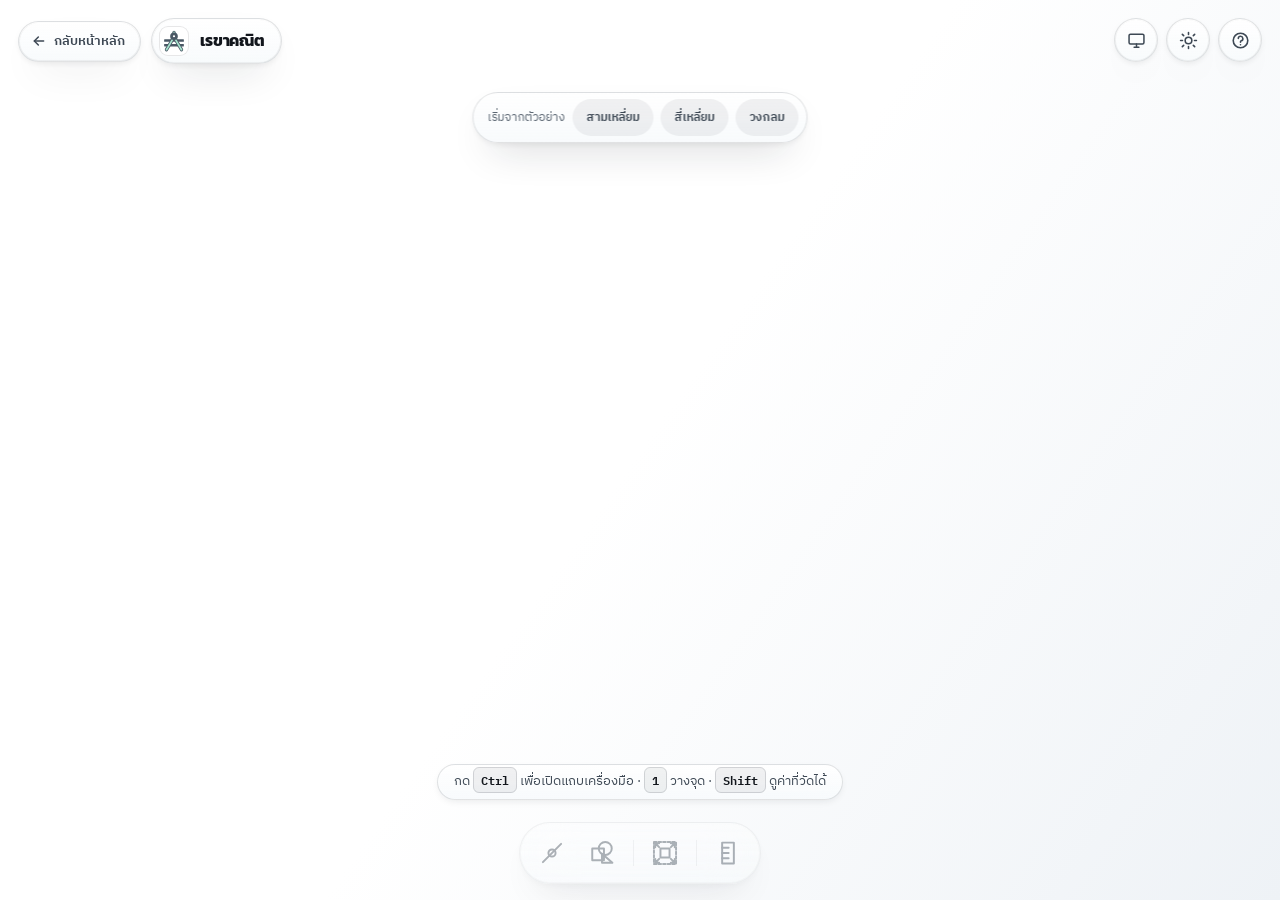
<file: เรขาคณิต/index.html>
<!DOCTYPE html>
<!-- data-theme="light" ตั้งไว้ตั้งแต่ต้นโดยตั้งใจ — หน้านี้ default ต้องสว่างเพราะกระดาษต้องขาว
     ซึ่งกลับกับเว็บแม่ที่ default เป็นมืด (ดูคำอธิบายหัวไฟล์ assets/css/geo.css) -->
<html lang="th" data-theme="light">
<head>
<meta charset="utf-8">
<meta name="viewport" content="width=device-width, initial-scale=1">
<meta name="color-scheme" content="light dark">
<title>กระดานเรขาคณิต — Interactive Math</title>

<!-- ไอคอนแท็บ + ภาพตอนแชร์ลิงก์ — ดูคำอธิบายเรื่อง URL เต็มที่ ../index.html -->
<link rel="icon" href="../assets/favicon.svg" type="image/svg+xml">
<link rel="apple-touch-icon" href="../assets/apple-touch-icon.png">
<meta name="description" content="กระดานวาดจุด เส้น และรูปทรงอิสระ ตรวจจับรูปปิดเองจากเส้นที่ลาก แล้ววัดมุม ความยาว และพื้นที่ให้ทันที">
<meta property="og:type" content="website">
<meta property="og:title" content="กระดานเรขาคณิต — Interactive Math">
<meta property="og:description" content="วาดจุด เส้น รูปทรง วัดมุม ความยาว พื้นที่ทันที">
<meta property="og:image" content="https://lpk37943-cyber.github.io/interactive-math/assets/og-image.jpg">
<meta name="twitter:card" content="summary_large_image">

<!-- ต้องรันก่อน CSS โหลด ไม่งั้นคนที่เลือกธีมมืดไว้จะเห็นกระดาษขาววาบขึ้นมาก่อนหนึ่งเฟรม
     คีย์ 'im-theme' ต้องตรงกับที่ IM.setTheme เขียนไว้ใน assets/js/core.js
     ห้ามย้ายไปไว้ท้ายไฟล์เด็ดขาด และห้ามใส่ async/defer -->
<script>
(function () {
  try {
    if (localStorage.getItem('im-theme') === 'dark') {
      document.documentElement.removeAttribute('data-theme');
    }
  } catch (e) {}                 /* localStorage ถูกบล็อกได้ (private mode) — ปล่อยให้เป็นธีมสว่างไป */
})();
</script>

<!-- โหมดอุปกรณ์ — ต้องรันก่อน CSS ด้วยเหตุผลเดียวกับสคริปต์ธีมข้างบน
     ดูคำอธิบายเต็มที่ ../หน้าเว็บ/index.html ข้อความชุดนี้เหมือนกันทุกหน้า -->
<script>(function(){var d=null;try{d=localStorage.getItem('im-device');}catch(e){}if(d!=='mobile'&&d!=='desktop')d=(matchMedia('(pointer:coarse)').matches||innerWidth<=820)?'mobile':'desktop';document.documentElement.dataset.device=d;})();</script>

<link rel="preconnect" href="https://fonts.googleapis.com">
<link rel="preconnect" href="https://fonts.gstatic.com" crossorigin>
<link href="https://fonts.googleapis.com/css2?family=IBM+Plex+Mono:wght@500;600&family=IBM+Plex+Sans+Thai:wght@400;500;600&family=Kanit:wght@500;600;700&display=swap" rel="stylesheet">

<!-- ลำดับสำคัญ: tokens (ตัวแปร+reset) → layout (.tool-modal .logo-mark .theme-toggle)
     → motion (ชุด reduced-motion) → geo (ทับทุกอย่างด้วยหน้าตาเฉพาะของแอปนี้) -->
<link rel="stylesheet" href="assets/css/tokens.css">
<link rel="stylesheet" href="assets/css/layout.css">
<link rel="stylesheet" href="assets/css/motion.css">
<link rel="stylesheet" href="assets/css/geo.css">
</head>
<body>

<canvas id="c"></canvas>

<!-- ============================================
     แถบบน — ป้ายชื่อ + ปุ่ม
     ตัว .geo-bar เองเป็น pointer-events:none ลูกๆ เปิดกลับมาเอง
     คลิกกลางแถบจึงตกถึงกระดาษได้ตามปกติ
     ============================================ -->
<div class="geo-bar">
  <!-- ปุ่มกลับกับป้ายชื่ออยู่ในกล่องเดียวกัน เพราะ .geo-bar เป็น space-between
       ถ้าปล่อยเป็นลูกสามตัวลอยๆ ป้ายชื่อจะถูกดันไปกลางแถบ -->
  <div class="geo-left">
    <!-- ทางกลับหน้าเว็บหลัก แบบเดียวกับที่หน้าเครื่องคิดเลขมี
         ต่างกันแค่ตรงนี้วางในแถบ ไม่ปักลอย เพราะมุมบนซ้ายมีป้ายชื่อจองอยู่แล้ว
         ไม่ใส่ data-cursor เพราะหน้านี้ไม่ได้โหลด cursor.js
         aria-label จำเป็น เพราะจอแคบซ่อน .bh-label ทิ้ง เหลือแต่ไอคอนที่ aria-hidden
         ถ้าไม่มีจะกลายเป็นลิงก์ไร้ชื่อ — ปุ่มอื่นในแถบนี้ก็ติด aria-label ไว้เหมือนกัน -->
    <a class="back-home" href="../หน้าเว็บ/index.html" aria-label="กลับหน้าหลัก">
      <svg width="16" height="16" viewBox="0 0 24 24" fill="none" stroke="currentColor"
           stroke-width="2.2" stroke-linecap="round" stroke-linejoin="round" aria-hidden="true">
        <path d="M19 12H5"/>
        <path d="M11 18l-6-6 6-6"/>
      </svg>
      <span class="bh-label">กลับหน้าหลัก</span>
    </a>

    <div class="geo-brand">
      <!-- โลโก้ประจำโปรเจกต์ แทนวงกลม+สามเหลี่ยมเดิมที่เป็นของหน้านี้หน้าเดียว
           คำอธิบายเต็มอยู่ที่ ../index.html — ตัวเดียวกันทุกที่ ห้ามแก้ที่เดียว
           เล็กสุดในโปรเจกต์ที่ 22px จึงเป็นตัวชี้ขาดว่าสัดส่วนเส้นขอบ/แกนมิ้นต์ใช้ได้ไหม -->
      <span class="logo-mark" aria-hidden="true">
        <svg viewBox="0 0 48 48" fill="none">
          <rect x="2.5" y="20.4" width="43" height="5.4" rx=".8" fill="#4a5865"/>
          <rect x="2.5" y="30.4" width="43" height="5.4" rx=".8" fill="#4a5865"/>
          <g stroke-linecap="round">
            <g stroke="#4a5865" stroke-width="7.2">
              <path d="M24 5.2v4.4"/><path d="M22.2 18.4 7.6 43"/><path d="M25.8 18.4 40.4 43"/>
            </g>
            <g stroke="#a8e6cf" stroke-width="3.6">
              <path d="M24 5.2v4.4"/><path d="M22.2 18.4 7.6 43"/><path d="M25.8 18.4 40.4 43"/>
            </g>
          </g>
          <circle cx="24" cy="13.6" r="5.4" fill="#ffffff" stroke="#4a5865" stroke-width="6"/>
        </svg>
      </span>
      <div>
        <div class="geo-title">เรขาคณิต</div>
      </div>
      
    </div>
  </div>

  <!-- ลำดับ อุปกรณ์ → ธีม → วิธีใช้ ตรงกับสามปุ่มมุมขวาของหน้าเครื่องคิดเลข
       (slate → lamp → gear ใน shortcuts.js) สองหน้าจึงมีของอยู่ตำแหน่งเดียวกัน
       ไม่ต้องมองหาใหม่ตอนสลับหน้า วิธีใช้อยู่ท้ายสุดชิดขอบเหมือนกันทั้งคู่ -->
  <div class="geo-actions">
    <!-- โหมดอุปกรณ์: ที่เลือกจริงอยู่หน้ารวมลิงก์ ปุ่มนี้เป็นทางออกเผื่อเดาผิด
         คู่ไอคอนจอ/มือถือสลับด้วย CSS จาก [data-device] เหมือนคู่ sun/moon ข้างล่าง -->
    <button type="button" id="deviceToggle" class="theme-toggle"
            aria-pressed="false" aria-label="สลับเป็นโหมดมือถือ">
      <svg class="i-monitor" viewBox="0 0 24 24" fill="none" stroke="currentColor" stroke-width="1.9"
           stroke-linecap="round" stroke-linejoin="round" aria-hidden="true">
        <rect x="2.6" y="4" width="18.8" height="12.4" rx="1.8"/>
        <path d="M9 20.4h6M12 16.4v4"/>
      </svg>
      <svg class="i-phone" viewBox="0 0 24 24" fill="none" stroke="currentColor" stroke-width="1.9"
           stroke-linecap="round" stroke-linejoin="round" aria-hidden="true">
        <rect x="6.6" y="2.4" width="10.8" height="19.2" rx="2.4"/>
        <path d="M10.6 5.4h2.8"/>
      </svg>
    </button>

    <!-- ไอคอน sun/moon สลับด้วย CSS ล้วน key จาก [data-theme] (layout.css) ไม่ต้องรอ JS -->
    <button type="button" id="themeToggle" class="theme-toggle"
            aria-pressed="true" aria-label="สลับเป็นธีมมืด">
      <svg class="i-sun" viewBox="0 0 24 24" fill="none" stroke="currentColor" stroke-width="2"
           stroke-linecap="round" stroke-linejoin="round" aria-hidden="true">
        <circle cx="12" cy="12" r="4.2"/>
        <path d="M12 2v2.4M12 19.6V22M4.2 4.2l1.7 1.7M18.1 18.1l1.7 1.7M2 12h2.4M19.6 12H22M4.2 19.8l1.7-1.7M18.1 5.9l1.7-1.7"/>
      </svg>
      <svg class="i-moon" viewBox="0 0 24 24" fill="none" stroke="currentColor" stroke-width="2"
           stroke-linecap="round" stroke-linejoin="round" aria-hidden="true">
        <path d="M20.5 14.2A8.6 8.6 0 0 1 9.8 3.5a8.6 8.6 0 1 0 10.7 10.7Z"/>
      </svg>
    </button>

    <button type="button" id="geoHelpOpen" class="theme-toggle" aria-label="ดูปุ่มลัดทั้งหมด">
      <svg viewBox="0 0 24 24" fill="none" stroke="currentColor" stroke-width="2"
           stroke-linecap="round" stroke-linejoin="round" aria-hidden="true">
        <circle cx="12" cy="12" r="9.2"/>
        <path d="M9.2 9.3a2.9 2.9 0 1 1 3.7 3.1c-.6.2-.9.7-.9 1.3v.6"/>
        <path d="M12 17.4h.01"/>
      </svg>
    </button>
  </div>
</div>

<!-- ============================================
     แถบเครื่องมือ — app.js toggle คลาส .show / .*-open ให้เอง
     id และ data-* ทุกตัวถูกอ้างจาก app.js ห้ามเปลี่ยนชื่อ
     ============================================ -->
<div id="toolbar" class="toolbar">
  <div class="tool-wrap">
    <button type="button" class="tool" data-tool="bisect" title="แบ่งด้าน — คลิกที่ด้านเพื่อสร้างจุดแบ่ง">
      <svg viewBox="0 0 40 40" aria-hidden="true">
        <line x1="6" y1="34" x2="34" y2="6"/>
        <circle cx="20" cy="20" r="5.5"/>
      </svg>
    </button>

    <!-- inputmode ให้มือถือเด้งแป้นตัวเลขแทนแป้นตัวอักษร (เดสก์ท็อปไม่สนใจ attribute นี้)
         numeric = จำนวนเต็มล้วน ไม่มีจุดทศนิยมบนแป้น เพราะ bisectCount() ปัดเป็น int อยู่แล้ว -->
    <div class="tool-options bisect-options">
      <input type="text" id="bisect-count" class="tool-num" value="1" inputmode="numeric"
             title="จำนวนจุดที่จะแบ่ง (1 = แบ่งครึ่ง, 2 = แบ่งสามส่วน)">
    </div>
  </div>

  <div class="tool-wrap">
    <button type="button" class="tool" data-tool="shape" title="รูปร่าง — เลือกแบบแล้วลากบนพื้นที่ว่าง">
      <svg viewBox="0 0 40 40" aria-hidden="true">
        <circle cx="25" cy="13" r="10"/>
        <rect x="5" y="13" width="18" height="18"/>
        <polygon points="20,21 36,35 20,35"/>
      </svg>
    </button>

    <div class="tool-options shape-options">
      <button type="button" class="tool opt" data-shape="circle" title="วงกลม / วงรี">
        <svg viewBox="0 0 40 40" aria-hidden="true"><circle cx="20" cy="20" r="13"/></svg>
      </button>
      <button type="button" class="tool opt" data-shape="tri" title="สามเหลี่ยม">
        <svg viewBox="0 0 40 40" aria-hidden="true"><polygon points="20,8 34,32 6,32"/></svg>
      </button>
      <button type="button" class="tool opt" data-shape="rtri" title="สามเหลี่ยมมุมฉาก">
        <svg viewBox="0 0 40 40" aria-hidden="true"><polygon points="8,8 8,32 32,32"/></svg>
      </button>
      <button type="button" class="tool opt" data-shape="rect" title="สี่เหลี่ยม">
        <svg viewBox="0 0 40 40" aria-hidden="true"><rect x="7" y="11" width="26" height="20"/></svg>
      </button>
    </div>
  </div>

  <div class="tool-sep" aria-hidden="true"></div>

  <div class="tool-wrap">
    <button type="button" class="tool" data-tool="resize" title="ขยาย/ย่อสิ่งที่เลือก — กรอกตัวคูณแล้วกด Enter หรือแตะ ✓">
      <svg viewBox="0 0 40 40" aria-hidden="true">
        <rect x="3" y="3" width="34" height="34" stroke-dasharray="4 3"/>
        <rect x="13" y="13" width="14" height="14"/>
        <path d="M11 11 L5 5 M5 5 L11 5 M5 5 L5 11"/>
        <path d="M29 11 L35 5 M35 5 L29 5 M35 5 L35 11"/>
        <path d="M11 29 L5 35 M5 35 L11 35 M5 35 L5 29"/>
        <path d="M29 29 L35 35 M35 35 L29 35 M35 35 L35 29"/>
      </svg>
    </button>

    <!-- ปุ่ม ✓ มีเฉพาะโหมดมือถือ (geo.css ซ่อนบนเดสก์ท็อป) เครื่องมือนี้สั่งงานด้วย Enter
         อย่างเดียวมาตลอด ซึ่งเป็นปุ่มที่นิ้วไม่มี — ปุ่มนี้เรียก applyResize ตัวเดียวกับที่
         Enter เรียก ไม่ได้มีตรรกะของตัวเอง -->
    <div class="tool-options resize-options">
      <div class="resize-row">
        <input type="text" id="resize-scale" class="tool-num" value="1.5" inputmode="decimal"
               title="ตัวคูณ เช่น 1.5 = ขยาย 1.5 เท่า, 0.5 = ย่อครึ่ง (กด Enter หรือแตะ ✓ เพื่อสั่ง)">
        <button type="button" id="resize-apply" class="axis-btn resize-apply"
                title="สั่งขยาย/ย่อตามตัวคูณที่กรอก" aria-label="สั่งขยายหรือย่อ">
          <svg viewBox="0 0 40 40" aria-hidden="true">
            <path d="M9 21 L17 29 L31 12"/>
          </svg>
        </button>
      </div>
    </div>
  </div>

  <div class="tool-sep" aria-hidden="true"></div>

  <div class="tool-wrap">
    <button type="button" class="tool" data-tool="scale" title="ตารางเส้น — กด x/y เปิดปิด ตั้งระยะห่างที่นี่">
      <svg viewBox="0 0 40 40" aria-hidden="true">
        <rect x="11" y="4" width="18" height="32"/>
        <path d="M11 12 H21 M11 20 H21 M11 28 H21"/>
      </svg>
    </button>

    <div class="tool-options scale-options">
      <div class="scale-row">
        <button type="button" class="axis-btn" data-grid="y" title="เส้นตั้ง (แกน Y) — กดเปิด กดซ้ำปิด">
          <svg viewBox="0 0 40 40" aria-hidden="true">
            <path d="M10 8 L20 22 L30 8 M20 22 L20 33"/>
          </svg>
        </button>
        <input type="text" id="scale-y" class="tool-num" value="2" inputmode="decimal" title="ระยะห่างเส้นตั้ง (ซม)">
      </div>
      <div class="scale-row">
        <button type="button" class="axis-btn" data-grid="x" title="เส้นนอน (แกน X) — กดเปิด กดซ้ำปิด">
          <svg viewBox="0 0 40 40" aria-hidden="true">
            <path d="M10 10 L30 30 M30 10 L10 30"/>
          </svg>
        </button>
        <input type="text" id="scale-x" class="tool-num" value="2" inputmode="decimal" title="ระยะห่างเส้นนอน (ซม)">
      </div>
    </div>
  </div>
</div>

<!-- ============================================
     แถบปุ่มโหมด — โหมดมือถือเท่านั้น (app.js ถอด hidden ออกให้เมื่อ IM.isMobile)
     แถวบน = โหมดที่ค้างไว้ แทน Ctrl / Shift / ปุ่ม 1 ที่นิ้วกดไม่ได้
     แถวล่าง = คำสั่งที่กดแล้วทำเลย แทน Delete / Ctrl+Z / Ctrl+C / Ctrl+V / X / Y
     data-mode และ data-act ถูกอ่านจาก app.js ห้ามเปลี่ยนชื่อ
     ============================================ -->
<div id="geoModes" class="geo-modes" hidden>
  <div class="gm-row" role="group" aria-label="โหมดการแตะ">
    <button type="button" data-mode="place" aria-pressed="false"
            title="วางจุด — แตะกระดาษเพื่อวางจุดตรงนั้น แตะบนเส้นโค้งจะเกาะลงบนเส้น">
      <svg viewBox="0 0 24 24" aria-hidden="true"><circle cx="12" cy="12" r="3.4" fill="currentColor" stroke="none"/><circle cx="12" cy="12" r="8.4"/></svg>
      วางจุด
    </button>
    <!-- ป้ายสั้นๆ เพราะสี่ปุ่มต้องอยู่ในความกว้าง 375px ให้ครบโดยไม่ต้องเลื่อน
         ความหมายเต็มอยู่ใน title (การเชื่อมด้านคือผลของการแตะจุดที่สอง) -->
    <button type="button" data-mode="select" aria-pressed="false"
            title="เลือก — แตะจุดที่สองเพื่อเชื่อมเป็นด้าน ลากที่ว่างเพื่อเลือกหลายชิ้น">
      <svg viewBox="0 0 24 24" aria-hidden="true"><circle cx="6" cy="18" r="2.6"/><circle cx="18" cy="6" r="2.6"/><path d="M7.9 16.1 16.1 7.9"/></svg>
      เลือก
    </button>
    <button type="button" data-mode="measure" aria-pressed="false">
      <svg viewBox="0 0 24 24" aria-hidden="true"><path d="M3 15.5 15.5 3l5.5 5.5L8.5 21z"/><path d="M7 11.5l2 2M10.5 8l2 2M14 4.5l2 2"/></svg>
      วัดค่า
    </button>
    <button type="button" data-mode="edit" aria-pressed="false">
      <svg viewBox="0 0 24 24" aria-hidden="true"><path d="M4 20h4L19.5 8.5a2.1 2.1 0 0 0-3-3L5 17z"/><path d="M14.5 6.5l3 3"/></svg>
      แก้ค่า
    </button>
  </div>

  <div class="gm-row gm-acts" role="group" aria-label="คำสั่ง">
    <button type="button" data-act="del" aria-label="ลบสิ่งที่เลือก" title="ลบสิ่งที่เลือก">
      <svg viewBox="0 0 24 24" aria-hidden="true"><path d="M5 7h14M10 7V5h4v2M7 7l1 13h8l1-13"/></svg>
    </button>
    <button type="button" data-act="undo" aria-label="ย้อนกลับ" title="ย้อนกลับ">
      <svg viewBox="0 0 24 24" aria-hidden="true"><path d="M4 9h10a5.5 5.5 0 1 1 0 11h-3"/><path d="M7.5 5.5 4 9l3.5 3.5"/></svg>
    </button>
    <button type="button" data-act="copy" aria-label="คัดลอก" title="คัดลอก">
      <svg viewBox="0 0 24 24" aria-hidden="true"><rect x="9" y="9" width="11" height="11" rx="2"/><path d="M15 5.5H6a2 2 0 0 0-2 2V16"/></svg>
    </button>
    <button type="button" data-act="paste" aria-label="วาง" title="วาง">
      <svg viewBox="0 0 24 24" aria-hidden="true"><rect x="5" y="5" width="14" height="16" rx="2"/><path d="M9 5V3.6h6V5"/><path d="M8.5 12h7M8.5 16h4.5"/></svg>
    </button>
    <span class="gm-sep" aria-hidden="true"></span>
    <button type="button" data-act="gridy" aria-pressed="false" aria-label="เส้นตั้ง" title="เส้นตั้ง (แกน Y)">
      <svg viewBox="0 0 24 24" aria-hidden="true"><path d="M8 3v18M16 3v18"/></svg>
    </button>
    <button type="button" data-act="gridx" aria-pressed="false" aria-label="เส้นนอน" title="เส้นนอน (แกน X)">
      <svg viewBox="0 0 24 24" aria-hidden="true"><path d="M3 8h18M3 16h18"/></svg>
    </button>
  </div>
</div>

<!-- app.js เติมข้อความแล้ว toggle .show ให้เอง -->
<div id="notice" class="notice"></div>

<!-- ============================================
     ข้อความใบ้ครั้งแรก — geo-ui.js ซ่อนให้เมื่อผู้ใช้กด Ctrl / เปิดหน้าต่างปุ่มลัด / ครบ 11 วิ
     แล้วจำไว้ใน localStorage จะได้ไม่ทวงซ้ำ
     ============================================ -->
<!-- ============================================
     ตัวอย่างกดเดียวขึ้น — โผล่เฉพาะตอนกระดาษยังว่าง แล้วหายไปเองเมื่อมีอะไรบนกระดาษ
     กระดานนี้เปิดมาเจอกระดาษเปล่าสนิท คนที่ไม่เคยใช้จะไม่รู้ว่ากดอะไรได้บ้าง
     พอมีรูปขึ้นมาแล้วค่อยกด Shift ดูค่าที่วัดได้ ความสามารถทั้งหมดก็เปิดออกเอง
     app.js เป็นคนผูกปุ่มและคุมการซ่อน/แสดง
     ============================================ -->
<div id="geoExamples" class="geo-examples">
  <span class="ge-label">เริ่มจากตัวอย่าง</span>
  <button type="button" data-example="triangle">สามเหลี่ยม</button>
  <button type="button" data-example="square">สี่เหลี่ยม</button>
  <button type="button" data-example="circle">วงกลม</button>
</div>

<div id="geoHint" class="geo-hint">
  <!-- สองข้อความ สลับกันแสดงด้วย CSS จาก [data-device] ล้วน (geo.css) ไม่ต้องรอ JS
       ข้อความคีย์บอร์ดไม่มีความหมายเลยบนนิ้ว ซึ่งกดปุ่มพวกนี้ไม่ได้สักปุ่ม -->
  <span class="hint-desk">กด <kbd>Ctrl</kbd> เพื่อเปิดแถบเครื่องมือ · <kbd>1</kbd> วางจุด · <kbd>Shift</kbd> ดูค่าที่วัดได้</span>
  <span class="hint-touch">แตะกระดาษเพื่อวางจุด · เปลี่ยนโหมดได้ที่แถบด้านล่าง · ลากที่ว่างเพื่อเลื่อนกระดาษ</span>
</div>

<!-- ============================================
     หน้าต่างรวมปุ่มลัด — โครง .tool-modal/.tm-* มาจาก layout.css
     geo-ui.js คุมการเปิด/ปิด และใส่ .geo-modal-open บน <html> ให้ app.js หยุดรับคีย์
     ============================================ -->
<div id="geoHelp" class="tool-modal" hidden>
  <div class="tm-backdrop"></div>

  <div class="tm-panel" role="dialog" aria-modal="true" aria-labelledby="geoHelpTitle">
    <button type="button" id="geoHelpClose" class="tm-close" aria-label="ปิดหน้าต่าง">
      <svg viewBox="0 0 24 24" width="18" height="18" fill="none" stroke="currentColor"
           stroke-width="2" stroke-linecap="round" aria-hidden="true">
        <path d="M6 6 L18 18 M18 6 L6 18"/>
      </svg>
    </button>

    <div class="tm-head">
      <span class="logo-mark" aria-hidden="true">
        <svg viewBox="0 0 48 48" fill="none">
          <rect x="2.5" y="20.4" width="43" height="5.4" rx=".8" fill="#4a5865"/>
          <rect x="2.5" y="30.4" width="43" height="5.4" rx=".8" fill="#4a5865"/>
          <g stroke-linecap="round">
            <g stroke="#4a5865" stroke-width="7.2">
              <path d="M24 5.2v4.4"/><path d="M22.2 18.4 7.6 43"/><path d="M25.8 18.4 40.4 43"/>
            </g>
            <g stroke="#a8e6cf" stroke-width="3.6">
              <path d="M24 5.2v4.4"/><path d="M22.2 18.4 7.6 43"/><path d="M25.8 18.4 40.4 43"/>
            </g>
          </g>
          <circle cx="24" cy="13.6" r="5.4" fill="#ffffff" stroke="#4a5865" stroke-width="6"/>
        </svg>
      </span>
      <!-- หัวข้อกับคำนำสลับตามอุปกรณ์ด้วย CSS ล้วน (geo.css) เหมือนคู่ sun/moon
           หน้านี้บนมือถือไม่ได้สั่งด้วยคีย์บอร์ดสักปุ่ม คำนำเดิมจึงเป็นคำโกหก -->
      <h2 id="geoHelpTitle"><span class="hint-desk">ปุ่มลัดทั้งหมด</span><span class="hint-touch">วิธีใช้ทั้งหมด</span></h2>
      <p class="hint-desk">เกือบทุกอย่างในกระดาษนี้สั่งจากคีย์บอร์ด กดค้างไว้แล้วดูว่าอะไรเปลี่ยน</p>
      <p class="hint-touch">ทุกอย่างสั่งจากแถบปุ่มด้านล่างจอ เลือกโหมดแล้วแตะบนกระดาษ</p>
    </div>

    <!-- ============================================
         สองชุด แสดงทีละชุดตามอุปกรณ์

         แยกเป็นคนละ .geo-keys ทั้งก้อน ไม่ใช่ซ่อนทีละ .gk-group ข้างใน เพราะ
         .gk-group:first-child / :nth-child(2) ใน geo.css เป็นตัวตัดระยะขอบบนของ
         สองกลุ่มแถวแรก — ถ้าซ่อนบางกลุ่มไว้ในก้อนเดียวกัน CSS ยังนับกลุ่มที่ซ่อนอยู่ดี
         แล้วกลุ่มที่โผล่จริงจะได้ระยะผิด สองกลุ่มที่เหมือนกันทั้งสองฝั่ง (หน่วยวัด)
         เขียนซ้ำหกบรรทัด ถูกกว่าการไปแก้กฎ nth-child ให้ซับซ้อน
         ============================================ -->

    <div class="geo-keys hint-desk">
      <div class="gk-group">
        <h3>กดค้าง</h3>
        <div class="gk-row">
          <span class="gk-keys"><kbd>Ctrl</kbd></span>
          <span class="gk-desc">เปิดแถบเครื่องมือด้านล่าง</span>
        </div>
        <div class="gk-row">
          <span class="gk-keys"><kbd>Shift</kbd></span>
          <span class="gk-desc">แสดงความยาว พื้นที่ และมุมของสิ่งที่ชี้อยู่</span>
        </div>
      </div>

      <div class="gk-group">
        <h3>สร้างและลบ</h3>
        <div class="gk-row">
          <span class="gk-keys"><kbd>1</kbd></span>
          <span class="gk-desc">วางจุดตรงตำแหน่งเมาส์ — ชี้ที่เส้นโค้งอยู่จะเกาะลงบนเส้นนั้น</span>
        </div>
        <div class="gk-row">
          <span class="gk-keys"><kbd>Delete</kbd><span class="plus">/</span><kbd>Backspace</kbd></span>
          <span class="gk-desc">ลบสิ่งที่เลือกไว้ ถ้าไม่ได้เลือกอะไรก็ลบสิ่งที่ชี้อยู่</span>
        </div>
      </div>

      <div class="gk-group">
        <h3>ตารางเส้น</h3>
        <div class="gk-row">
          <span class="gk-keys"><kbd>X</kbd></span>
          <span class="gk-desc">เปิด/ปิดเส้นนอน กดซ้ำเพื่อปิด</span>
        </div>
        <div class="gk-row">
          <span class="gk-keys"><kbd>Y</kbd></span>
          <span class="gk-desc">เปิด/ปิดเส้นตั้ง ตั้งระยะห่างได้ที่ปุ่มไม้บรรทัด</span>
        </div>
        <div class="gk-row">
          <span class="gk-keys"><kbd>Esc</kbd></span>
          <span class="gk-desc">เลิกใช้เครื่องมือและปิดตารางทั้งหมด</span>
        </div>
      </div>

      <div class="gk-group">
        <h3>แก้ไข</h3>
        <div class="gk-row">
          <span class="gk-keys"><kbd>Ctrl</kbd><span class="plus">+</span><kbd>Z</kbd></span>
          <span class="gk-desc">ย้อนกลับ</span>
        </div>
        <div class="gk-row">
          <span class="gk-keys"><kbd>Ctrl</kbd><span class="plus">+</span><kbd>C</kbd><span class="plus">/</span><kbd>V</kbd></span>
          <span class="gk-desc">คัดลอกและวางสิ่งที่เลือกไว้</span>
        </div>
        <div class="gk-row">
          <span class="gk-keys"><kbd>Shift</kbd><span class="plus">+</span><kbd>Ctrl</kbd><span class="plus">+</span>คลิก</span>
          <span class="gk-desc">กรอกค่าทับ — จิ้มที่ตัวเลข หรือจิ้มที่ด้าน/รูปตรงๆ ก็ได้</span>
        </div>
      </div>

      <div class="gk-group">
        <h3>เมาส์</h3>
        <div class="gk-row">
          <span class="gk-keys">ลากบนที่ว่าง</span>
          <span class="gk-desc">ลากกรอบเลือกหลายชิ้นพร้อมกัน</span>
        </div>
        <div class="gk-row">
          <span class="gk-keys">ลากที่จุด</span>
          <span class="gk-desc">ย้ายจุดหรือชิ้นที่เลือกไว้ทั้งหมด</span>
        </div>
        <div class="gk-row">
          <span class="gk-keys">ที่จับวงกลม</span>
          <span class="gk-desc">โผล่มุมบนขวาของสิ่งที่เลือก ลากเพื่อหมุน</span>
        </div>
      </div>

      <div class="gk-group">
        <h3>หน่วยวัด</h3>
        <div class="gk-row">
          <span class="gk-keys"><kbd>10 px</kbd></span>
          <span class="gk-desc">เท่ากับ 1 เซนติเมตรบนกระดาษ</span>
        </div>
        <div class="gk-row">
          <span class="gk-keys"><kbd>100</kbd></span>
          <span class="gk-desc">จำนวนจุดสูงสุดที่สร้างได้ในกระดาษเดียว</span>
        </div>
      </div>
    </div>

    <!-- ---------- ชุดเดียวกัน เขียนใหม่สำหรับนิ้ว ---------- -->
    <div class="geo-keys hint-touch">
      <div class="gk-group">
        <h3>แถบปุ่มโหมด</h3>
        <div class="gk-row">
          <span class="gk-keys"><kbd>วางจุด</kbd></span>
          <span class="gk-desc">แตะกระดาษเพื่อวางจุด — แตะบนเส้นโค้งจะเกาะลงบนเส้นนั้น</span>
        </div>
        <div class="gk-row">
          <span class="gk-keys"><kbd>เลือก</kbd></span>
          <span class="gk-desc">แตะจุดเพื่อเลือก แตะจุดที่สองเพื่อลากเส้นเชื่อม</span>
        </div>
        <div class="gk-row">
          <span class="gk-keys"><kbd>วัดค่า</kbd></span>
          <span class="gk-desc">แสดงความยาว พื้นที่ และมุมของสิ่งที่แตะ</span>
        </div>
        <div class="gk-row">
          <span class="gk-keys"><kbd>แก้ค่า</kbd></span>
          <span class="gk-desc">แตะที่ตัวเลข หรือแตะที่ด้าน/รูปตรงๆ เพื่อกรอกค่าทับ</span>
        </div>
      </div>

      <div class="gk-group">
        <h3>ปุ่มคำสั่ง</h3>
        <div class="gk-row">
          <span class="gk-keys"><kbd>🗑</kbd></span>
          <span class="gk-desc">ลบสิ่งที่เลือกไว้</span>
        </div>
        <div class="gk-row">
          <span class="gk-keys"><kbd>↺</kbd></span>
          <span class="gk-desc">ย้อนกลับ</span>
        </div>
        <div class="gk-row">
          <span class="gk-keys"><kbd>⧉</kbd><span class="plus">/</span><kbd>📋</kbd></span>
          <span class="gk-desc">คัดลอกและวางสิ่งที่เลือกไว้</span>
        </div>
      </div>

      <div class="gk-group">
        <h3>ตารางเส้น</h3>
        <div class="gk-row">
          <span class="gk-keys"><kbd>‖</kbd><span class="plus">/</span><kbd>=</kbd></span>
          <span class="gk-desc">เปิด/ปิดเส้นตั้งและเส้นนอน กดซ้ำเพื่อปิด</span>
        </div>
        <div class="gk-row">
          <span class="gk-keys">ไม้บรรทัด</span>
          <span class="gk-desc">ปุ่มขวาสุดของแถบล่าง — ตั้งระยะห่างของเส้นได้ที่นั่น</span>
        </div>
      </div>

      <div class="gk-group">
        <h3>นิ้ว</h3>
        <div class="gk-row">
          <span class="gk-keys">ลากบนที่ว่าง</span>
          <span class="gk-desc">เลื่อนกระดาษ — ถ้าอยู่โหมด "เลือก" จะเป็นกรอบเลือกหลายชิ้นแทน</span>
        </div>
        <div class="gk-row">
          <span class="gk-keys">ลากที่จุด</span>
          <span class="gk-desc">ย้ายจุดหรือชิ้นที่เลือกไว้ทั้งหมด</span>
        </div>
        <div class="gk-row">
          <span class="gk-keys">ที่จับวงกลม</span>
          <span class="gk-desc">โผล่มุมบนขวาของสิ่งที่เลือก ลากเพื่อหมุน</span>
        </div>
      </div>

      <div class="gk-group">
        <h3>แถบเครื่องมือ</h3>
        <div class="gk-row">
          <span class="gk-keys">แถบล่างสุด</span>
          <span class="gk-desc">แบ่งด้าน · วาดรูปร่าง · ขยาย/ย่อ · ตั้งระยะตาราง</span>
        </div>
        <div class="gk-row">
          <span class="gk-keys">ลากรูปร่าง</span>
          <span class="gk-desc">เลือกแบบแล้วลากบนที่ว่างเพื่อกำหนดขนาด</span>
        </div>
        <!-- สองแถวนี้มีเฉพาะฉบับนิ้ว: บนคีย์บอร์ดสั่งขยายด้วย Enter และโหมดพวกนี้ไม่มีอยู่จริง -->
        <div class="gk-row">
          <span class="gk-keys">ขยาย/ย่อ</span>
          <span class="gk-desc">เลือกรูปก่อน แล้วกรอกตัวคูณ จากนั้นแตะ ✓ ข้างช่อง</span>
        </div>
        <div class="gk-row">
          <span class="gk-keys">เปิดเครื่องมือ</span>
          <span class="gk-desc">โหมดที่ค้างอยู่จะถูกปิดให้เอง แถบโหมดจึงหลบไปชั่วคราว</span>
        </div>
      </div>

      <div class="gk-group">
        <h3>หน่วยวัด</h3>
        <div class="gk-row">
          <span class="gk-keys"><kbd>10 px</kbd></span>
          <span class="gk-desc">เท่ากับ 1 เซนติเมตรบนกระดาษ</span>
        </div>
        <div class="gk-row">
          <span class="gk-keys"><kbd>100</kbd></span>
          <span class="gk-desc">จำนวนจุดสูงสุดที่สร้างได้ในกระดาษเดียว</span>
        </div>
      </div>
    </div>

    <p class="gk-note">
      จุดที่ลากมาทับกันจะ <b>ยุบรวมเป็นจุดเดียว</b> เองอัตโนมัติ —
      ใช้ต่อรูปหลายชิ้นเข้าด้วยกันได้เลยโดยไม่ต้องเล็งให้ตรงเป๊ะ
    </p>
  </div>
</div>

<!-- ลำดับสำคัญ: core สร้าง IM ก่อน → theme/geo-ui แค่ register ตัวเอง → main เป็นตัว boot ตัวเดียว
     โมดูลของเว็บแม่ (hero/lab/lessons/scroll/field/tilt/cursor) ไม่โหลดที่นี่โดยตั้งใจ
     main.js ข้ามตัวที่ไม่ได้ลงทะเบียนเงียบๆ อยู่แล้ว -->
<script src="assets/js/core.js"></script>
<script src="assets/js/theme.js"></script>
<script src="assets/js/device.js"></script>
<script src="assets/js/geo-ui.js"></script>
<script src="app.js"></script>
<script src="assets/js/main.js"></script>
</body>
</html>
</file>
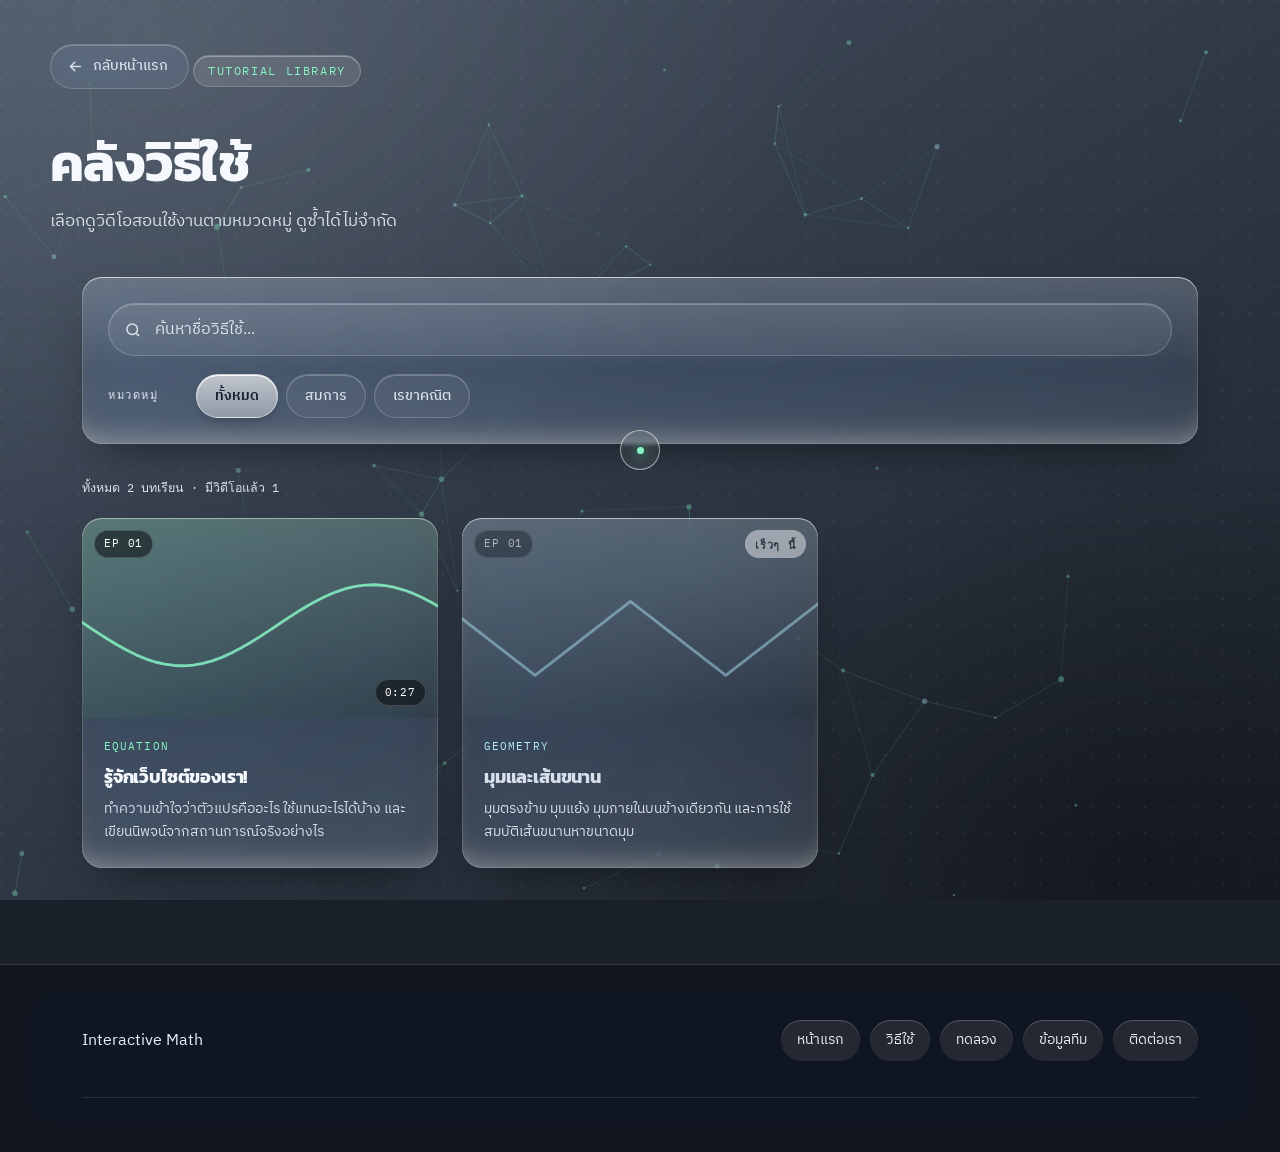
<file: หน้าเว็บ/topics.html>
﻿<!DOCTYPE html>
<html lang="th">
<head>
<meta charset="UTF-8">
<meta name="viewport" content="width=device-width, initial-scale=1.0">
<title>วิธีการใช้</title>

<!-- กัน FOUC: ต้องรันก่อน CSS โหลด ไม่งั้นถ้าเคยเลือก light ไว้จะเห็นพื้นมืดวาบ
     ก่อนสลับเป็นขาว — synchronous ตรงๆ ไม่ต้องรอ DOMContentLoaded -->
<script>(function(){try{if(localStorage.getItem('im-theme')==='light')document.documentElement.setAttribute('data-theme','light');}catch(e){}})();</script>

<!-- โหมดอุปกรณ์ — ดูคำอธิบายเต็มที่ index.html ข้อความชุดนี้เหมือนกันทุกหน้า -->
<script>(function(){var d=null;try{d=localStorage.getItem('im-device');}catch(e){}if(d!=='mobile'&&d!=='desktop')d=(matchMedia('(pointer:coarse)').matches||innerWidth<=820)?'mobile':'desktop';document.documentElement.dataset.device=d;})();</script>

<link rel="preconnect" href="https://fonts.googleapis.com">
<link rel="preconnect" href="https://fonts.gstatic.com" crossorigin>
<link href="https://fonts.googleapis.com/css2?family=Kanit:wght@600;700&family=IBM+Plex+Sans+Thai:wght@400;500;600;700&family=IBM+Plex+Mono:wght@400;500;600&display=swap" rel="stylesheet">

<link rel="stylesheet" href="assets/css/tokens.css">
<link rel="stylesheet" href="assets/css/layout.css">
<link rel="stylesheet" href="assets/css/motion.css">
<link rel="stylesheet" href="assets/css/lessons.css">
</head>
<body>

<main>
  <section class="lib-head wrap">
    <a href="index.html#home" class="back-link magnetic reveal" data-cursor="button">
      <svg width="17" height="17" viewBox="0 0 24 24" fill="none" stroke="currentColor" stroke-width="2.2" stroke-linecap="round" stroke-linejoin="round" aria-hidden="true"><path d="M19 12H5"/><path d="M11 18l-6-6 6-6"/></svg>
      กลับหน้าแรก
    </a>
    <span class="eyebrow reveal" style="transition-delay:.06s">Tutorial Library</span>
    <h1 data-split>คลังวิธีใช้</h1>
    <p class="lead reveal" style="transition-delay:.16s">เลือกดูวิดีโอสอนใช้งานตามหมวดหมู่  ดูซ้ำได้ไม่จำกัด </p>
  </section>

  <section style="padding:34px 0 96px;">
    <div class="wrap">

      <!-- แถบเครื่องมือ -->
      <div class="lib-tools reveal">
        <div class="tool-row">
          <div class="search-wrap">
            <svg width="18" height="18" viewBox="0 0 24 24" fill="none" stroke="currentColor" stroke-width="2" aria-hidden="true"><circle cx="11" cy="11" r="7"/><path d="M20 20l-3.5-3.5"/></svg>
            <input type="search" id="lessonSearch" placeholder="ค้นหาชื่อวิธีใช้..." aria-label="ค้นหาบทเรียน">
          </div>
        </div>
        <div class="tool-row">
          <span class="tool-label">หมวดหมู่</span>
          <div class="chip-bar" id="catFilter"></div>
        </div>
      </div>

      <div class="lib-count" id="lessonCount"></div>

      <!-- ตารางบทเรียน (วาดโดย lessons.js) -->
      <div class="lesson-grid" id="lessonGrid"></div>

      <div class="lib-empty" id="lessonEmpty" hidden>
        <b>ไม่พบบทเรียนที่ตรงกับที่ค้นหา</b>
        <span>ลองเปลี่ยนคำค้น หรือเลือกหมวดหมู่อื่นดูนะ</span>
      </div>

    </div>
  </section>
</main>

<footer>
  <div class="wrap">
    <div class="footer-top">
      <div>
          Interactive Math
        </div>
      <div class="footer-links">
        <a href="index.html#home" data-cursor="link">หน้าแรก</a>
        <a href="topics.html" data-cursor="link">วิธีใช้</a>
        <a href="index.html#lab" data-cursor="link">ทดลอง</a>
        <a href="index.html#about" data-cursor="link">ข้อมูลทีม</a>
        <a href="index.html#contact" data-cursor="link">ติดต่อเรา</a>
      </div>
    </div>
  </div>
</footer>

<!-- หน้าต่างเล่นวิดีโอ -->
<div class="video-modal" id="videoModal" role="dialog" aria-modal="true" aria-labelledby="videoTitle" hidden>
  <div class="vm-backdrop"></div>
  <div class="vm-panel">
    <button class="vm-close" id="videoClose" aria-label="ปิดวิดีโอ">
      <svg width="18" height="18" viewBox="0 0 24 24" fill="none" stroke="currentColor" stroke-width="2.2" aria-hidden="true"><path d="M6 6l12 12M18 6L6 18"/></svg>
    </button>
    <div id="videoStage"></div>
    <div class="vm-info">
      <h2 id="videoTitle"></h2>
      <div id="videoMeta"></div>
      <p id="videoDesc"></p>
    </div>
  </div>
</div>

<!-- ============================================
     Classic scripts เท่านั้น — ห้ามใส่ type="module"
     data-lessons.js ต้องมาก่อน lessons.js
     (และเป็น .js ไม่ใช่ .json เพราะ fetch โดน CORS block บน file://)
     ============================================ -->
<script src="assets/js/core.js"></script>
<script src="assets/js/theme.js"></script>
<script src="assets/js/scroll.js"></script>
<script src="assets/js/cursor.js"></script>
<script src="assets/js/field.js"></script>
<script src="assets/js/tilt.js"></script>
<script src="assets/js/reveal.js"></script>
<script src="assets/js/data-lessons.js"></script>
<script src="assets/js/lessons.js"></script>
<script src="assets/js/main.js"></script>
</body>
</html>
</file>
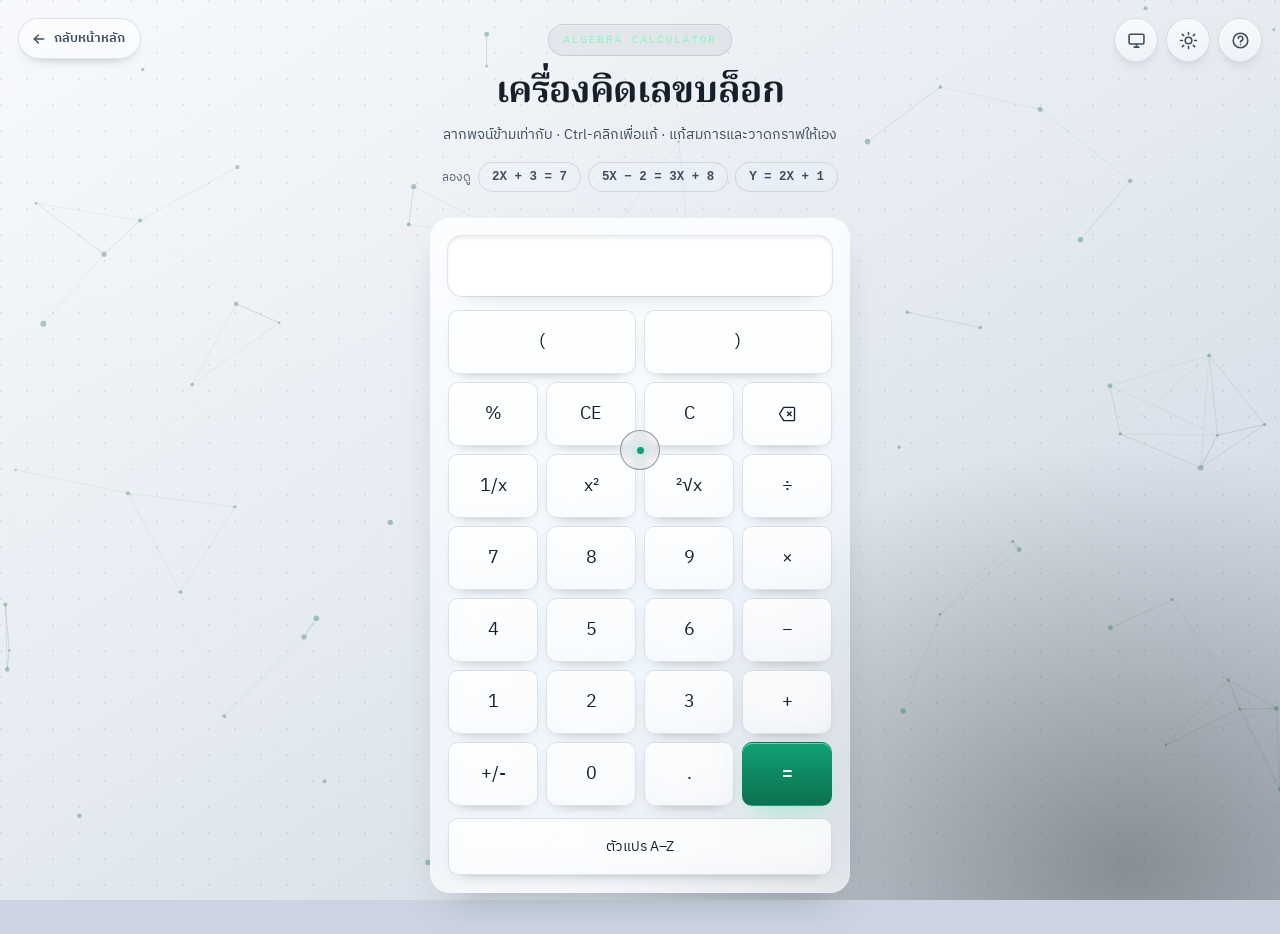
<file: เครื่องคิดเลข/เครื่องคิดเลข-บล็อก_2.html>
<!DOCTYPE html>
<html lang="th">
<head>
<meta charset="UTF-8">
<meta name="viewport" content="width=device-width, initial-scale=1">
<title>เครื่องคิดเลขบล็อก — Interactive Math</title>

<!-- ไอคอนแท็บ + ภาพตอนแชร์ลิงก์ — ดูคำอธิบายเรื่อง URL เต็มที่ ../index.html -->
<link rel="icon" href="../assets/favicon.svg" type="image/svg+xml">
<link rel="apple-touch-icon" href="../assets/apple-touch-icon.png">
<meta name="description" content="เครื่องคิดเลขที่ทุกตัวเลขและเครื่องหมายเป็นบล็อกลากได้จริง ยกทั้งพจน์ข้ามเครื่องหมายเท่ากับแล้วกลับเครื่องหมายให้เอง แก้สมการและวาดกราฟอัตโนมัติ">
<meta property="og:type" content="website">
<meta property="og:title" content="เครื่องคิดเลขบล็อก — Interactive Math">
<meta property="og:description" content="ลากพจน์ข้ามเท่ากับ แก้สมการและวาดกราฟให้เอง">
<meta property="og:image" content="https://lpk37943-cyber.github.io/interactive-math/assets/og-image.jpg">
<meta name="twitter:card" content="summary_large_image">
<!-- ต้องอยู่ก่อน <link> ทุกอัน และต้องเป็น inline ไม่ใช่ไฟล์นอก
     ถ้าไปตั้งธีมใน shortcuts.js (ท้าย body) หน้าจะถูกวาดด้วยธีมเข้มก่อนหนึ่งเฟรม
     แล้วค่อยกระพริบเป็นสว่าง ทุกครั้งที่โหลดในโหมดสว่าง -->
<!-- คีย์ 'im-theme' ตัวเดียวกับที่เว็บแม่และกระดานเรขาคณิตใช้ (IM.setTheme ใน
     หน้าเว็บ/assets/js/core.js เป็นคนเขียน) เดิมหน้านี้เก็บแยกไว้ที่ 'calc-theme'
     ผลคือกดปุ่มธีมที่นี่แล้วหน้าอื่นไม่ตาม และกดที่หน้าอื่นแล้วที่นี่ไม่ตาม
     ผู้ใช้เห็นเป็น "ปุ่มธีมไม่ติด" ทั้งที่แต่ละหน้าจำของตัวเองได้ถูกต้อง

     ค่าที่เก็บเป็น 'light'/'dark' เหมือนกันทั้งสองฝั่งอยู่แล้ว จึงอ่านข้ามกันได้ทันที
     ส่วน "ค่าเริ่มต้นเมื่อยังไม่เคยเลือก" ยังเป็นของใครของมันเหมือนเดิมโดยตั้งใจ —
     หน้านี้ตามระบบปฏิบัติการ เว็บแม่เริ่มมืด กระดานเรขาคณิตเริ่มสว่างเพราะกระดาษต้องขาว
     ที่ต้องตรงกันคือ "ตัวเลือกที่ผู้ใช้กดเอง" ไม่ใช่ค่าตั้งต้น -->
<script>
  (function () {
    var saved = null;
    try { saved = localStorage.getItem('im-theme'); } catch (e) { /* file:// บางเบราว์เซอร์ห้ามอ่าน */ }
    var dark = saved === null
      ? !window.matchMedia('(prefers-color-scheme: light)').matches
      : saved === 'dark';
    document.documentElement.dataset.theme = dark ? 'dark' : 'light';
  })();
</script>
<!-- โหมดอุปกรณ์ — ต้องอยู่ก่อน <link> ด้วยเหตุผลเดียวกับสคริปต์ธีมข้างบน
     ดูคำอธิบายเต็มที่ ../หน้าเว็บ/index.html ข้อความชุดนี้เหมือนกันทุกหน้า -->
<script>(function(){var d=null;try{d=localStorage.getItem('im-device');}catch(e){}if(d!=='mobile'&&d!=='desktop')d=(matchMedia('(pointer:coarse)').matches||innerWidth<=820)?'mobile':'desktop';document.documentElement.dataset.device=d;})();</script>
<!-- ฟอนต์ที่ tokens.css อ้างถึงไม่ได้ถูกโหลดไว้ที่ไหนใน assets/ เลย เว็บเดิมคงลิงก์เอง
     เปิดแบบ file:// ออฟไลน์แล้ว request นี้ล้มเหลวเฉยๆ ไม่พัง เพราะ --sans ใน style.css
     ต่อ system stack เดิมไว้ท้ายสุดแล้ว -->
<link rel="preconnect" href="https://fonts.googleapis.com">
<link rel="preconnect" href="https://fonts.gstatic.com" crossorigin>
<link rel="stylesheet" href="https://fonts.googleapis.com/css2?family=IBM+Plex+Sans+Thai:wght@400;600;700&family=Noto+Serif+Thai:wght@600;700&display=swap">
<!-- ลำดับสำคัญ: style.css ต้องมาท้ายสุด ไม่งั้น *{margin:0;padding:0} ของ tokens
     จะล้าง padding ของปุ่มจนคีย์แพดแบน -->
<link rel="stylesheet" href="assets/css/tokens.css">
<link rel="stylesheet" href="assets/css/motion.css">
<link rel="stylesheet" href="style.css">
</head>
<body>
<!-- ทางกลับหน้าเว็บหลัก ปักมุมบนซ้าย — เฟืองของ shortcuts.js จองมุมบนขวาไว้แล้ว
     (position:fixed, z-index 41) วางชนกันจะทับกันพอดี -->
<a class="back-home" href="../หน้าเว็บ/index.html" data-cursor="">
  <svg width="16" height="16" viewBox="0 0 24 24" fill="none" stroke="currentColor" stroke-width="2.2" stroke-linecap="round" stroke-linejoin="round" aria-hidden="true"><path d="M19 12H5"/><path d="M11 18l-6-6 6-6"/></svg>
  กลับหน้าหลัก
</a>

<header class="page-head">
  <span class="eyebrow reveal">ALGEBRA CALCULATOR</span>
  <!-- data-split ให้ reveal.js หั่นทีละ "คำ" ด้วย Intl.Segmenter('th')
       หั่นทีละตัวอักษรไม่ได้ สระและวรรณยุกต์จะหลุดจากพยัญชนะ -->
  <h1 data-split>เครื่องคิดเลขบล็อก</h1>
  <p class="lead reveal">ลากพจน์ข้ามเท่ากับ · Ctrl-คลิกเพื่อแก้ · แก้สมการและวาดกราฟให้เอง</p>

  <!-- ตัวอย่างกดเดียวขึ้น — เครื่องนี้เปิดมาเจอจอเปล่า ความสามารถที่ดีที่สุดของมัน
       (ยกพจน์ข้ามเท่ากับแล้วกลับเครื่องหมายให้เอง) จึงมองไม่เห็นเลยจนกว่าจะพิมพ์สมการเองก่อน
       สามปุ่มนี้เลือกมาให้เห็นคนละอย่าง: สมการง่าย, ตัวแปรอยู่สองฝั่ง (ต้องยกพจน์ถึงจะแก้ได้),
       และสองตัวแปรซึ่งทำให้กราฟโผล่ขึ้นมาเอง
       script.js เป็นคนผูกปุ่ม ถ้ามันโหลดไม่ทันปุ่มจะไม่ทำอะไร แต่ก็ไม่พังอะไรด้วย -->
  <div class="tryout" id="tryout">
    <span class="tryout-label">ลองดู</span>
    <button type="button" data-eq="2X+3=7">2X + 3 = 7</button>
    <button type="button" data-eq="5X−2=3X+8">5X − 2 = 3X + 8</button>
    <button type="button" data-eq="Y=2X+1">Y = 2X + 1</button>
  </div>
</header>

<div class="app">
  <!-- ============================================
       แถบโหมด — โหมดมือถือเท่านั้น (script.js ถอด hidden ออกให้เมื่อ IM.isMobile)
       เครื่องนี้พูดกับผู้ใช้ด้วย Shift กับ Ctrl แทบทั้งหมด ซึ่งนิ้วไม่มีสักปุ่ม
       สามปุ่มนี้จึงตั้งธงเดียวกันที่ปุ่มจริงตั้ง — data-mode ถูกอ่านจาก script.js
       ============================================ -->
  <div class="modes" id="calcModes" hidden>
    <div class="mode-row" role="group" aria-label="โหมดการแตะ">
      <button type="button" data-mode="move" aria-pressed="true">ปกติ</button>
      <button type="button" data-mode="shift" aria-pressed="false">ยกพจน์</button>
      <button type="button" data-mode="ctrl" aria-pressed="false">แก้ค่า</button>
    </div>
    <p class="mode-say" id="calcModeSay"></p>
  </div>

  <div class="display" id="display"></div>

  <div class="grid">
    <button class="span2" onclick="action('(')">(</button>
    <button class="span2" onclick="action(')')">)</button>

    <button onclick="percentLast()">%</button>
    <button onclick="clearEntry()">CE</button>
    <button onclick="clearAll()">C</button>
    <button onclick="backspace()" aria-label="ลบ">
      <svg width="20" height="20" viewBox="0 0 24 24" fill="none" xmlns="http://www.w3.org/2000/svg" style="vertical-align: middle;">
        <path d="M8 4H20C20.5523 4 21 4.44772 21 5V19C21 19.5523 20.5523 20 20 20H8L3 12L8 4Z" stroke="currentColor" stroke-width="1.6" stroke-linejoin="round"/>
        <path d="M12.5 9.5L17 14M17 9.5L12.5 14" stroke="currentColor" stroke-width="1.6" stroke-linecap="round"/>
      </svg>
    </button>

    <button onclick="action('1/x')">1/x</button>
    <button onclick="squareLast()">x²</button>
    <button onclick="rootLast()">²√x</button>
    <button onclick="divideLast()">÷</button>

    <button onclick="action('7')">7</button>
    <button onclick="action('8')">8</button>
    <button onclick="action('9')">9</button>
    <button onclick="action('×')">×</button>

    <button onclick="action('4')">4</button>
    <button onclick="action('5')">5</button>
    <button onclick="action('6')">6</button>
    <button onclick="action('−')">−</button>

    <button onclick="action('1')">1</button>
    <button onclick="action('2')">2</button>
    <button onclick="action('3')">3</button>
    <button onclick="action('+')">+</button>

    <button onclick="negateLast()">+/-</button>
    <button onclick="action('0')">0</button>
    <button onclick="action('.')">.</button>
    <button class="equals" onclick="action('=')">=</button>
  </div>

  <!-- ปุ่มนี้แทนที่กริดตัวอักษรที่เคยแสดงตลอดเวลา — shortcuts.js ผูก aria-expanded/hidden
       ให้ตอน boot ถ้า shortcuts.js พังหรือโหลดไม่ทัน ปุ่มนี้จะไม่ทำอะไรเลย แต่ #letters
       ด้านล่างไม่มี hidden ติดมาจาก HTML ตรงๆ จึงยังแสดงกริดตามปกติ ไม่ใช่ปุ่มตายที่ปิดถาวร -->
  <button type="button" class="letters-toggle" id="lettersToggle"
          aria-haspopup="true" aria-expanded="false" aria-controls="letters">ตัวแปร A–Z</button>
  <div class="letters sheet" id="letters" role="dialog" aria-modal="false"
       aria-label="ตัวแปร A ถึง Z" tabindex="-1"></div>
</div>

<div class="graph" id="graph" hidden></div>

<!-- core ต้องมาก่อนเสมอ โมดูลอื่นลงทะเบียนกับ IM.register แล้ว main.js เรียกทีเดียว
     ตอน DOMContentLoaded — จึงรันหลัง script.js เสมอ ไม่ว่าจะวางลำดับไหน
     cursor.js ซ่อนเคอร์เซอร์ระบบทั้งหน้า จุด+วงแหวนจึงอยู่ครบทุกที่ไม่หายไปไหน
     ส่วนความหมายที่ grab/pointer เคยบอก ย้ายไปอยู่ที่สีของวงแหวน — shortcuts.js อ่าน
     สถานะจากคลาสที่ script.js เขียนไว้แล้ว (.picking/.choosing/.block-carry/.block-aimable)
     ไม่โหลด tilt.js — เขียน transform ทุกเฟรม ทำให้ getBoundingClientRect ใน
     script.js วัดตำแหน่งเพี้ยน การลากบล็อกจะไม่ตรง -->
<script src="assets/js/core.js"></script>
<script src="assets/js/field.js"></script>
<script src="assets/js/reveal.js"></script>
<script src="assets/js/cursor.js"></script>
<script src="assets/js/main.js"></script>
<script src="script.js"></script>
<script src="shortcuts.js"></script>
</body>
</html>
</file>
<file: หน้าเว็บ/assets/css/tokens.css>
/* ============================================
   tokens.css — design tokens, reset, primitives

   ธีมเทา-น้ำเงินเข้ม อ้างอิงจากภาพ liquid glass
   พื้นหลังไล่เฉดทแยง สว่างมุมบนซ้าย → เข้มมุมล่างขวา
   เพื่อให้ฟิล์มแก้วบางๆ มีอะไรให้ "หักเห" และเด่นขึ้นมา
   ============================================ */

:root{
  /* ---------- พื้นหลัง ---------- */
  /* มุมสว่างของ gradient ต้องไม่สว่างเกินไป
     ไม่งั้นตัวอักษรสีอ่อนจะ contrast ไม่ผ่าน WCAG AA (วัดแล้วตกที่ 2.68) */
  --bg:#313a47;
  --bg-hi:#485464;          /* มุมสว่าง */
  --bg-lo:#1b212a;          /* มุมเข้ม */

  /* ---------- ตัวอักษร ---------- */
  --ink:#f5f8fc;
  --ink-soft:#d6dfea;
  /* --ink-faint ใช้กับข้อความจริง (จำนวนบทเรียน ฯลฯ) ไม่ใช่แค่ของประดับ
     จึงต้องสว่างพอผ่าน AA ไม่ใช่จางตามชื่อ */
  --ink-faint:#dbe3ec;

  /* ---------- สีแบรนด์ ----------
     สว่างขึ้นกว่าธีมสว่างเดิม เพราะ #0e7c5c จมหายบนพื้นเข้ม */
  --green:#88f4c5;
  --green-deep:#b3f9dd;
  --green-line:#88f4c544;
  --blue:#b4ecfd;

  /* ---------- วัสดุแก้ว ----------
     ฟิล์มบางมาก ความ "เป็นแก้ว" มาจากขอบและ backdrop-filter
     ไม่ใช่จากความทึบของพื้น */
  --glass-1:rgba(255,255,255,.20);
  --glass-2:rgba(255,255,255,.07);
  --glass-3:rgba(255,255,255,.13);
  --rim:rgba(255,255,255,.55);
  --rim-soft:rgba(255,255,255,.18);

  --surface:rgba(255,255,255,.07);
  --mint:rgba(255,255,255,.11);      /* chip เล็กๆ */
  --mint-2:rgba(255,255,255,.20);
  --line:rgba(255,255,255,.16);

  --footer-bg:rgba(12,16,22,.55);
  --footer-ink:#e8eff7;

  --shadow:0 20px 45px -20px rgba(0,0,0,.55);
  --shadow-lift:0 34px 70px -26px rgba(0,0,0,.7);
  --radius:20px;

  /* Kanit เป็น geometric sans ไม่ใช่ serif — fallback ไป IBM Plex Sans Thai
     (ฟอนต์เนื้อหาที่โหลดอยู่แล้ว) แทน generic serif เดิม กัน FOUT ตอน Kanit ยังโหลดไม่เสร็จ
     แล้ว fallback ดันเป็น serif โผล่มาแวบหนึ่งก่อนสลับ */
  --display:'Kanit','IBM Plex Sans Thai',sans-serif;
  --sans:'IBM Plex Sans Thai','IBM Plex Sans',sans-serif;
  --mono:'IBM Plex Mono',monospace;

  --ease-out:cubic-bezier(.2,.7,.2,1);
  --ease-inout:cubic-bezier(.65,0,.35,1);

  /* ---------- ของใหม่: เดิม hardcode ตรงๆ ไม่ผ่าน token เลย ----------
     ต้องดึงออกมาเป็นตัวแปรก่อน ไม่งั้น light mode override ไม่ได้ */
  --dot-grid:rgba(255,255,255,.06);
  --ring-border:rgba(255,255,255,.55);
  --ring-fill:rgba(255,255,255,.06);
  --ring-fill-hot:rgba(255,255,255,.14);
  --footer-line:#ffffff1a;
  --footer-tag-ink:#ffffff99;
  --footer-meta-ink:#ffffff66;
  --footer-chip-bg:#ffffff14;
}

/* ============================================
   LIGHT MODE — [data-theme="light"] บน <html>
   ตั้งโดย inline script กัน FOUC ใน <head> ของทั้งสองหน้า
   ============================================

   หลักการ: แก้เฉพาะจุดที่จะ "พังจริง" (อ่านไม่ออก/มองไม่เห็น) ไม่ใช่ทุกรายละเอียด
   วัสดุกระจก (--glass-1/2/3, --rim-soft, --mint ฯลฯ) คงค่าเดิมไว้โดยตั้งใจ —
   กระจกฝ้าขาวบนพื้นขาวยังเป็นธรรมเนียม glassmorphism ที่ถูกต้อง (Apple/Windows
   ก็ทำแบบนี้) ความแตกต่างจากพื้นหลังมาจาก blur/shadow ไม่ใช่สีพื้น
   รายละเอียดกระจกเล็กๆ (แสงไหลตามเมาส์, ขอบไล่เฉด 1px) จะจางลงเองแบบดูเรียบร้อย
   ไม่ใช่บั๊ก */
:root[data-theme="light"]{
  --ink:#12161c;
  --ink-soft:#3d4854;
  --ink-faint:#5c6773;

  /* เขียว/ฟ้าเดิมเป็นพาสเทลจางออกแบบไว้เด่นบนพื้นมืด
     ใช้เป็นตัวหนังสือ/ไอคอนบนพื้นขาวจะ contrast ไม่พอ ต้องเข้มขึ้นมาก

     ค่าที่ใช้อยู่นี้คำนวณ contrast ratio จริงด้วยสูตร WCAG (relative luminance)
     เทียบกับ --bg #f5f7f9 — ตัวแรกที่ลองไว้ (#0e8a5c เขียว / #1a7bab ฟ้า) วัดได้
     4.06 และ 4.38 ตกเกณฑ์ AA (ต้อง ≥4.5) ทั้งคู่ ทั้งที่ทั้งสองสีถูกใช้เป็นสีตัวหนังสือ
     จริง (.eyebrow, .topic-card .tag, .slider-group label b, .about-num) จึงเข้มลงอีก
     จนผ่าน — เขียว 5.00 / ฟ้า 5.87 คงเฉดเดิมไว้ (hue เดียวกับตอนธีมมืด) แค่เข้มขึ้น */
  --green:#0b7a4f;
  --green-deep:#0a6b47;
  --green-line:#0b7a4f33;
  --blue:#146690;

  --footer-bg:#eef1f5;
  --footer-ink:#12161c;
  --footer-line:#12161c1a;
  /* ตัวหนังสือ 2 ตัวนี้ตั้งใจใช้ค่าทึบแทน alpha-blend
     เพราะ contrast ของ alpha ขึ้นกับ compositing กับ --footer-bg ด้วย คำนวณมือแล้ว
     ได้แค่ 4.54 เฉียดเกณฑ์เกินไปจนวางใจไม่ได้ (การปัดเศษระหว่างคำนวณอาจคลาดเคลื่อน)
     ใช้ค่าเดียวกับ --ink-soft/--ink-faint ที่ยืนยัน contrast แน่นอนแล้วแทน */
  --footer-tag-ink:#3d4854;
  --footer-meta-ink:#5c6773;
  --footer-chip-bg:#12161c12;

  --dot-grid:rgba(20,25,32,.07);
  --ring-border:rgba(20,25,32,.32);
  --ring-fill:rgba(20,25,32,.05);
  --ring-fill-hot:rgba(20,25,32,.12);
}

/* พื้นหลังหน้าเป็น multi-layer gradient (ไม่แยกเป็นตัวแปรย่อยได้สะอาด)
   ต้อง override ทั้ง shorthand — เวอร์ชันมืดมีลายทแยง+จุดไฮไลต์ให้กระจกสะท้อน
   เวอร์ชันขาวไม่ต้องการความดราม่านั้น ทำเรียบๆ ตามที่ขอ */
:root[data-theme="light"] body{
  background:#f5f7f9;
  background-attachment:fixed;
}

*{box-sizing:border-box;margin:0;padding:0;}

/* NOTE: scroll-behavior:smooth ถูกถอดออกโดยตั้งใจ
   เพราะจะตีกับ smooth scroll ที่ขับด้วย JS ใน scroll.js */
html{scroll-behavior:auto;background:var(--bg-lo);}

body{
  font-family:var(--sans);
  color:var(--ink);
  line-height:1.6;
  overflow-x:hidden;
  min-height:100vh;
  /* ไล่เฉดทแยงเหมือนภาพอ้างอิง + จุดสว่างมุมบนซ้าย
     background-attachment:fixed ให้พื้นอยู่นิ่งขณะเลื่อน
     เหมือนมองผ่านกระจกไปที่ฉากเดียวกันตลอด */
  background:
    radial-gradient(1100px 780px at 12% 4%, rgba(255,255,255,.09), transparent 62%),
    radial-gradient(900px 700px at 88% 96%, rgba(0,0,0,.34), transparent 60%),
    linear-gradient(148deg, var(--bg-hi) 0%, var(--bg) 46%, var(--bg-lo) 100%);
  background-attachment:fixed;
  background-repeat:no-repeat;
}

/* ลายจุดบางๆ ให้พื้นมีเนื้อ ไม่เรียบจนแบน */
body::before{
  content:'';
  position:fixed;inset:0;
  pointer-events:none;
  z-index:0;
  background-image:radial-gradient(circle at 1px 1px, var(--dot-grid) 1px, transparent 1px);
  background-size:26px 26px;
}

img,svg{display:block;max-width:100%;}
a{color:inherit;text-decoration:none;}
ul{list-style:none;}

h1,h2,h3{font-family:var(--display);color:var(--ink);letter-spacing:-.01em;}

/* focus ต้องมองเห็นเสมอ — canvas และ custom cursor ห้ามบัง */
:focus-visible{
  outline:2.5px solid var(--green);
  outline-offset:3px;
  border-radius:6px;
}

.wrap{max-width:1180px;margin:0 auto;padding:0 32px;}

.eyebrow{
  display:inline-flex;align-items:center;gap:8px;
  font-family:var(--mono);font-size:.72rem;letter-spacing:.14em;
  text-transform:uppercase;color:var(--green);
  background:var(--mint);
  border:1px solid var(--rim-soft);
  box-shadow:inset 0 1px 0 rgba(255,255,255,.35);
  backdrop-filter:blur(10px);
  -webkit-backdrop-filter:blur(10px);
  padding:6px 14px;border-radius:100px;
}

.btn{
  display:inline-flex;align-items:center;gap:10px;
  font-family:var(--sans);font-weight:600;font-size:.98rem;
  padding:14px 26px;border-radius:100px;border:1px solid transparent;
  cursor:pointer;white-space:nowrap;
  position:relative;
  /* transform ถูกจัดการโดย magnetic ใน cursor.js — CSS จึงไม่ transition transform */
  transition:box-shadow .3s var(--ease-out), background .3s var(--ease-out),
             color .3s var(--ease-out), border-color .3s var(--ease-out);
}

/* ปุ่มหลัก — เขียวสว่างบนพื้นเข้ม ตัวอักษรเข้มเพื่อ contrast สูงสุด */
.btn-primary{
  background:linear-gradient(180deg, var(--green), #34c98a);
  color:#08251a;
  box-shadow:0 14px 30px -12px rgba(78,227,160,.5), inset 0 1px 0 rgba(255,255,255,.45);
}
.btn-primary:hover{box-shadow:0 20px 40px -12px rgba(78,227,160,.62), inset 0 1px 0 rgba(255,255,255,.6);}

/* ปุ่มรอง — แก้วบางๆ */
.btn-outline{
  background:linear-gradient(180deg, var(--glass-1), var(--glass-2));
  color:var(--ink);
  border-color:var(--rim-soft);
  backdrop-filter:blur(14px) saturate(160%);
  -webkit-backdrop-filter:blur(14px) saturate(160%);
  box-shadow:inset 0 1px 0 rgba(255,255,255,.5), 0 8px 22px -12px rgba(0,0,0,.55);
}
.btn-outline:hover{
  border-color:rgba(255,255,255,.45);
  box-shadow:inset 0 1px 0 rgba(255,255,255,.7), 0 14px 30px -12px rgba(0,0,0,.6);
}
</file>
<file: หน้าเว็บ/assets/css/layout.css>
/* ============================================
   layout.css — โครงหน้า, section, การ์ด, footer
   ============================================ */

/* ทุกเนื้อหาต้องอยู่เหนือ canvas particle (#field อยู่ z-index:0) */
header, main, footer{position:relative;z-index:1;}

/* ---------- NAV : LIQUID GLASS ----------
   header เป็นแค่เปลือกใสที่ sticky ไว้
   ตัววัสดุแก้วอยู่ที่ nav เพื่อให้ลอยเป็นแคปซูลได้

   padding ของ header คงที่ตลอด ไม่ animate
   เพราะถ้า animate padding จะเกิด layout ทุกเฟรมของ transition
   และทำให้ตำแหน่งปุ่ม magnetic ใน bar เพี้ยนตาม                    */
header{
  position:sticky;top:0;z-index:60;
  background:transparent;
  /* padding แนวนอนกันไม่ให้แคปซูลชนขอบจอบนเครื่องจอแคบ */
  padding:10px 16px;
}

nav{
  position:relative;
  display:flex;align-items:center;justify-content:space-between;
  max-width:1180px;margin:0 auto;padding:14px 26px;
  border-radius:100px;
  background:transparent;
  /* ไม่ transition transform/width/padding — เปลี่ยนแค่คุณสมบัติที่ไม่ทำให้เกิด layout */
  transition:
    background .6s var(--ease-out),
    box-shadow .6s var(--ease-out),
    backdrop-filter .6s var(--ease-out),
    -webkit-backdrop-filter .6s var(--ease-out);
}

/* --- ตัวแก้วตอนเลื่อนลง ---
   saturate() คือตัวที่ทำให้ "รู้สึกเป็นแก้วจริง" ไม่ใช่แค่ฝ้าขาว
   เพราะแก้วจริงจะขับสีของสิ่งที่อยู่ข้างหลังให้เข้มขึ้น */
/* --- ตัวแก้วตอนเลื่อนลง ---
   ฟิล์มบางมาก (20% → 7%) ความเป็นแก้วมาจาก "ขอบ" กับ backdrop-filter
   ไม่ใช่จากความทึบของพื้น — เหมือนในภาพอ้างอิง */
header.scrolled nav{
  background:linear-gradient(180deg,
    var(--glass-1) 0%,
    var(--glass-2) 48%,
    var(--glass-3) 100%);
  backdrop-filter:blur(26px) saturate(180%) brightness(1.06);
  -webkit-backdrop-filter:blur(26px) saturate(180%) brightness(1.06);
  box-shadow:
    inset 0 1px 0 rgba(255,255,255,.80),               /* ขอบบนคมและสว่าง */
    inset 0 -16px 24px -16px rgba(255,255,255,.55),    /* แสงสะสมขอบล่าง */
    inset 0 0 0 1px rgba(255,255,255,.16),             /* วงขอบบางรอบตัว */
    0 20px 46px -20px rgba(0,0,0,.55),
    0 5px 16px -10px rgba(0,0,0,.38);
}

/* --- แสง specular ที่ไหลตามเมาส์ ---
   JS เขียน --sheen-x / --sheen-w / --sheen-boost ให้ (ดู scroll.js)
   --sheen-boost มาจากความเร็วสกรอลล์ → เลื่อนเร็ว แสงยิ่งสว่างและกว้าง
   นี่คือส่วนที่ทำให้รู้สึกเป็น "liquid" ไม่ใช่กระจกนิ่งๆ */
nav::before{
  content:'';
  position:absolute;inset:0;
  border-radius:inherit;
  pointer-events:none;
  opacity:0;
  transition:opacity .6s var(--ease-out);
  background:
    /* แสงที่วิ่งตามเมาส์ */
    radial-gradient(
      var(--sheen-w,190px) 74px at var(--sheen-x,50%) -14%,
      rgba(255,255,255, calc(.42 + var(--sheen-boost,0) * .40)),
      rgba(255,255,255, calc(.12 + var(--sheen-boost,0) * .18)) 46%,
      transparent 74%),
    /* จุดแสงนิ่งตรงขอบล่างซ้าย — เก็บรายละเอียดจากภาพอ้างอิง */
    radial-gradient(200px 64px at 13% 116%, rgba(255,255,255,.42), transparent 70%);
}
header.scrolled nav::before{opacity:1;}

/* --- ขอบ 1px ไล่เฉด ---
   รายละเอียดชิ้นเดียวที่ทำให้ดูเป็นแก้วมากที่สุด
   ใช้ mask-composite เจาะกลางออก เหลือเฉพาะวงขอบ */
nav::after{
  content:'';
  position:absolute;inset:0;
  border-radius:inherit;
  padding:1.2px;
  pointer-events:none;
  opacity:0;
  transition:opacity .6s var(--ease-out);
  background:linear-gradient(148deg,
    rgba(255,255,255,.95) 0%,
    rgba(255,255,255,.28) 22%,
    rgba(255,255,255,.10) 48%,
    rgba(255,255,255,.45) 74%,
    rgba(255,255,255,.90) 100%);
  -webkit-mask:linear-gradient(#000 0 0) content-box, linear-gradient(#000 0 0);
          mask:linear-gradient(#000 0 0) content-box, linear-gradient(#000 0 0);
  -webkit-mask-composite:xor;
          mask-composite:exclude;
}
header.scrolled nav::after{opacity:1;}

/* --- ขอบหักเหแสง ---
   blur ซ้อนอีกชั้นเฉพาะวงขอบ ~14px
   ทำให้สิ่งที่อยู่หลังแถบดู "บิด" ตรงริม เหมือนขอบแก้วหนาจริงๆ */
.nav-refract{
  position:absolute;inset:0;
  border-radius:inherit;
  pointer-events:none;
  opacity:0;
  transition:opacity .6s var(--ease-out);
  padding:14px;
  backdrop-filter:blur(7px) brightness(1.12) saturate(150%);
  -webkit-backdrop-filter:blur(7px) brightness(1.12) saturate(150%);
  -webkit-mask:linear-gradient(#000 0 0) content-box, linear-gradient(#000 0 0);
          mask:linear-gradient(#000 0 0) content-box, linear-gradient(#000 0 0);
  -webkit-mask-composite:xor;
          mask-composite:exclude;
}
header.scrolled .nav-refract{opacity:1;}
.logo{display:flex;align-items:center;gap:10px;font-family:var(--display);font-weight:700;font-size:1.25rem;}
/* พื้นขาวเพราะโลโก้ถือสีของตัวเองมาแล้ว (มิ้นต์ + หมึกเข้ม) วางบนไล่เฉดเขียว-ฟ้าเดิม
   มิ้นต์จะจมหายไปกับพื้น และไม่ใส่ color เพราะไม่มีเส้นไหนใน SVG ใช้ currentColor แล้ว

   ขอบ 1px จำเป็นเฉพาะธีมสว่าง ซึ่งพื้นหน้าเป็น #f5f7f9 — ชิปขาวล้วนจะไม่มีขอบให้เห็น
   ในธีมมืดขอบนี้แทบมองไม่ออกอยู่แล้ว จึงเขียนครั้งเดียวใช้ได้ทั้งสองธีม */
.logo-mark{
  width:36px;height:36px;border-radius:11px;
  background:#ffffff;
  box-shadow:inset 0 0 0 1px rgba(19,26,36,.10);
  display:flex;align-items:center;justify-content:center;flex-shrink:0;
}
.nav-links{display:flex;align-items:center;gap:4px;position:relative;}
.nav-links a{
  position:relative;z-index:1;          /* ต้องอยู่เหนือแคปซูล */
  /* ลิงก์นั่งอยู่บนฟิล์มแก้วบางๆ จึงต้องสว่างกว่า --ink-soft
     ไม่งั้น contrast ตกเมื่อพื้นหลังช่วงสว่างวิ่งผ่านข้างหลัง
     ใช้ var(--ink) แทน #fff ตรงๆ — ค่า dark mode ของ --ink (#f5f8fc) ใกล้ขาวมาก
     แทบไม่ต่างตา แต่ light mode จะพลิกเป็นตัวเข้มถูกต้องทันทีโดยไม่ต้องเพิ่ม token ใหม่ */
  padding:10px 16px;font-size:.95rem;font-weight:500;color:var(--ink);
  border-radius:100px;transition:color .25s ease;
  text-shadow:0 1px 2px rgba(0,0,0,.32);
}
.nav-links a:hover{color:var(--ink);}
/* light mode: ตัวหนังสือเข้มบนพื้นสว่างไม่ต้องมีเงาเข้มหลังตัวอักษร
   (เงานี้มีไว้กันอ่านไม่ออกตอนพื้นหลังมืด/สว่างสลับผ่านหลังกระจกใน dark mode เท่านั้น) */
[data-theme="light"] .nav-links a{text-shadow:none;}
/* ลิงก์ที่เลือกอยู่บนแคปซูลสว่าง จึงกลับเป็นตัวอักษรสีเข้ม
   ได้ contrast สูงกว่าขาวบนขาวมาก และอ่านออกชัดว่าอันไหนถูกเลือก */
.nav-links a.active{color:#14212c;font-weight:600;text-shadow:none;}

/* --- แคปซูลแก้วเล็กที่เลื่อนตามเมนูที่เลือกอยู่ ---
   มาจากแถบล่างในภาพอ้างอิง ที่มีแคปซูลเล็กซ้อนอยู่ในแคปซูลใหญ่
   JS ตั้งแค่ left / width ส่วน top-bottom ยืดเต็มความสูงลิงก์เอง */
.nav-underline{
  position:absolute;top:0;bottom:0;z-index:0;
  border-radius:100px;
  pointer-events:none;
  /* สว่างกว่าแถบรอบข้างชัดเจน เหมือนแคปซูลเล็กในภาพอ้างอิง
     และเป็นพื้นให้ตัวอักษรสีเข้มอ่านออก */
  background:linear-gradient(180deg, rgba(255,255,255,.66), rgba(255,255,255,.38));
  box-shadow:
    inset 0 1px 0 rgba(255,255,255,.95),
    inset 0 -9px 14px -9px rgba(255,255,255,.7),
    inset 0 0 0 1px rgba(255,255,255,.5),
    0 6px 16px -8px rgba(0,0,0,.45);
  transition:left .45s var(--ease-inout), width .45s var(--ease-inout);
}
.nav-cta{display:flex;align-items:center;gap:14px;}

/* --- ปุ่มสลับธีม ---
   ไอคอน sun/moon สลับด้วย CSS attribute selector ล้วน key จาก [data-theme] บน <html>
   ซึ่งถูกตั้งไว้แล้วโดย inline script กัน FOUC ก่อน CSS นี้จะ apply ด้วยซ้ำ
   จึงไม่มีเฟรมไหนที่ไอคอนผิดโผล่ให้เห็น ไม่ต้องรอ JS รันก่อน */
.theme-toggle{
  display:flex;align-items:center;justify-content:center;
  width:40px;height:40px;border-radius:50%;
  border:1px solid var(--rim-soft);
  background:linear-gradient(180deg, var(--glass-1), var(--glass-2));
  color:var(--ink);
  cursor:pointer;flex-shrink:0;
  box-shadow:inset 0 1px 0 rgba(255,255,255,.4);
  transition:border-color .25s var(--ease-out), color .25s var(--ease-out);
}
.theme-toggle:hover{border-color:rgba(255,255,255,.42);color:var(--green);}
.theme-toggle svg{width:18px;height:18px;}
/* ดีฟอลต์ (dark mode ไม่มี attribute) = แสดงพระจันทร์ แทนสถานะ "ตอนนี้มืดอยู่" */
.theme-toggle .i-sun{display:none;}
.theme-toggle .i-moon{display:flex;}
[data-theme="light"] .theme-toggle .i-sun{display:flex;}
[data-theme="light"] .theme-toggle .i-moon{display:none;}

/* ปุ่มสลับโหมดอุปกรณ์ — ใช้เปลือกเดียวกับ .theme-toggle ทั้งดุ้น ต่างแค่คู่ไอคอน
   หลักการอ่านเหมือนกัน: ปุ่มแสดง "สิ่งที่คุณอยู่ในนั้น" ไม่ใช่สิ่งที่จะเปลี่ยนไป
   สลับด้วย CSS ล้วนจาก [data-device] เช่นเดียวกัน จึงไม่ต้องรอ JS */
.theme-toggle .i-phone{display:none;}
.theme-toggle .i-monitor{display:flex;}
[data-device="mobile"] .theme-toggle .i-phone{display:flex;}
[data-device="mobile"] .theme-toggle .i-monitor{display:none;}

.menu-btn{display:none;background:none;border:none;cursor:pointer;padding:8px;}
.menu-btn span{display:block;width:22px;height:2px;background:var(--ink);margin:5px 0;border-radius:2px;}

/* ---------- HERO ---------- */
.hero{padding:76px 0 40px;}
.hero-grid{display:grid;grid-template-columns:1.05fr .95fr;gap:40px;align-items:center;}
.hero-tagline{
  display:inline-flex;align-items:center;gap:8px;
  font-size:.85rem;font-weight:600;color:var(--ink);
  background:var(--mint);padding:7px 16px 7px 8px;border-radius:100px;margin-bottom:22px;
  box-shadow:inset 0 1px 0 rgba(255,255,255,.4), inset 0 0 0 1px rgba(255,255,255,.14);
  backdrop-filter:blur(12px);-webkit-backdrop-filter:blur(12px);
}
.hero-tagline .dot{
  width:9px;height:9px;border-radius:50%;background:var(--green);display:inline-block;
  box-shadow:0 0 10px var(--green);
}
.hero h1{font-size:clamp(2.4rem,5.4vw,4.1rem);font-weight:700;line-height:1.14;margin-bottom:22px;}
.hero h1 .accent{color:var(--green);display:block;}
.hero p.lead{font-size:1.08rem;color:var(--ink-soft);max-width:520px;margin-bottom:34px;}
.hero-actions{display:flex;gap:14px;flex-wrap:wrap;margin-bottom:52px;}
.hero-stats{display:flex;gap:44px;flex-wrap:wrap;}
.stat b{font-family:var(--display);font-size:2.2rem;color:var(--ink);display:block;}
.stat span{font-size:.85rem;color:var(--ink-faint);}
.hero-art{position:relative;aspect-ratio:1/.9;}
.hero-art svg{width:100%;height:100%;overflow:visible;}
.scroll-cue{
  display:flex;align-items:center;gap:10px;margin-top:56px;
  font-family:var(--mono);font-size:.72rem;letter-spacing:.18em;color:var(--ink-faint);
}

/* ---------- SECTION HEADERS ---------- */
section{padding:96px 0;}
.section-head{max-width:600px;margin-bottom:52px;}
.section-head h2{font-size:clamp(1.9rem,3.4vw,2.6rem);margin:16px 0 12px;font-weight:700;line-height:1.28;}
.section-head p{color:var(--ink-soft);font-size:1.02rem;}

/* ---------- การ์ดแก้ว (ใช้ร่วมกันทั้ง topic / about / contact / panel) ----------
   ฟิล์มบางเหมือนแถบเมนู ขอบบนสว่าง แสงสะสมขอบล่าง */
.topic-card,.about-card,.c-card,.panel{
  background:linear-gradient(180deg, var(--glass-1), var(--glass-2) 55%, var(--glass-3));
  backdrop-filter:blur(18px) saturate(165%) brightness(1.04);
  -webkit-backdrop-filter:blur(18px) saturate(165%) brightness(1.04);
  box-shadow:
    inset 0 1px 0 rgba(255,255,255,.62),
    inset 0 0 0 1px rgba(255,255,255,.13),
    inset 0 -22px 30px -22px rgba(255,255,255,.42),
    var(--shadow);
}

/* ---------- TOPICS ---------- */
.topics{
  background:rgba(255,255,255,.035);
  border-top:1px solid var(--line);border-bottom:1px solid var(--line);
}
/* 2 หมวด — จำกัดความกว้างไว้ ไม่งั้นการ์ดจะยืดกว้างจนเนื้อหาดูโหรงเหรง
   และชิดซ้ายให้ตรงกับหัวข้อ section ที่ชิดซ้ายอยู่แล้ว */
.topic-grid{display:grid;grid-template-columns:repeat(2,1fr);gap:24px;max-width:880px;}
/* การ์ดเป็น <a> ไปหน้าคลังบทเรียน จึงต้องกำหนด display เอง
   (a เป็น inline โดยปริยาย padding จะไม่ดันความสูง) */
.topic-card{
  display:block;
  border:none;border-radius:var(--radius);
  padding:30px 28px;
}
.topic-icon{
  width:56px;height:56px;border-radius:15px;display:flex;align-items:center;justify-content:center;
  margin-bottom:20px;color:#fff;
}
.topic-card h3{font-size:1.3rem;margin-bottom:4px;font-weight:700;}
.topic-card .tag{font-family:var(--mono);font-size:.72rem;color:var(--blue);letter-spacing:.06em;}
.topic-card p{color:var(--ink-soft);font-size:.94rem;margin:14px 0 22px;}
.topic-foot{display:flex;align-items:center;justify-content:space-between;font-size:.85rem;color:var(--ink-faint);}
.arrow-badge{
  width:34px;height:34px;border-radius:50%;
  background:var(--mint);color:var(--green);
  box-shadow:inset 0 1px 0 rgba(255,255,255,.4), inset 0 0 0 1px rgba(255,255,255,.16);
  display:flex;align-items:center;justify-content:center;
  transition:background .35s var(--ease-out), color .35s var(--ease-out), transform .45s var(--ease-out);
}
.topic-card:hover .arrow-badge{background:var(--green);color:#08251a;transform:rotate(45deg) scale(1.08);}

/* ---------- MATH LAB ----------
   *** เปลี่ยนเฉพาะ "หน้าตา" ให้เข้ากับธีมเข้ม ***
   lab.js ยังแช่แข็งเหมือนเดิม ไม่แตะตรรกะแม้แต่บรรทัดเดียว
   ตัว SVG กราฟจงใจคงพื้นสว่างไว้ ให้ดูเป็นหน้าปัดเครื่องมือฝังในแผงแก้ว
   (และสีเส้น/แกน/ตัวเลข hardcode อยู่ใน lab.js ซึ่งห้ามแก้) */
.lab-grid{display:grid;grid-template-columns:.85fr 1.4fr;gap:24px;align-items:start;}
.panel{border:none;border-radius:var(--radius);padding:28px;}
.panel h3{font-size:1.1rem;font-weight:700;margin-bottom:18px;}
.func-list{display:flex;flex-direction:column;gap:10px;margin-bottom:26px;}
.func-item{
  display:flex;align-items:center;gap:10px;padding:14px 16px;border-radius:13px;
  border:1px solid var(--rim-soft);cursor:pointer;font-weight:600;font-size:.95rem;
  color:var(--ink-soft);
  transition:border-color .25s ease, background .25s ease, transform .2s ease, color .25s ease;
  background:rgba(255,255,255,.05);
  box-shadow:inset 0 1px 0 rgba(255,255,255,.24);
}
.func-item .fdot{width:8px;height:8px;border-radius:50%;background:var(--ink-faint);flex-shrink:0;}
.func-item:hover{transform:translateX(3px);border-color:rgba(255,255,255,.36);color:var(--ink);}
.func-item.active{
  border-color:var(--green-line);
  background:linear-gradient(180deg, rgba(78,227,160,.24), rgba(78,227,160,.10));
  /* var(--ink) แทน #fff ตรงๆ — ตัวไฮไลต์เขียวโปร่งใสนี้ทับอยู่บนพื้นหลังหน้า
     (ไม่ใช่แผงมืดตายตัว) พื้นในธีมสว่างจะใกล้ขาว ตัวหนังสือขาวเดิมจะมองไม่เห็น
     เจอจุดนี้ตอนตรวจซ้ำ (Sine เป็นค่าเริ่มต้นที่ active อยู่แล้วตอนโหลดหน้า
     ถ้าไม่แก้จะพังทันทีที่เปิดหน้าในธีมสว่าง ไม่ต้องรอ interaction) */
  color:var(--ink);
  box-shadow:inset 0 1px 0 rgba(255,255,255,.45), 0 6px 18px -10px rgba(78,227,160,.5);
}
.func-item.active .fdot{background:var(--green);box-shadow:0 0 10px var(--green);}
.slider-group{margin-bottom:20px;}
.slider-group label{
  display:flex;justify-content:space-between;font-family:var(--mono);font-size:.78rem;
  color:var(--ink-soft);margin-bottom:9px;
}
.slider-group label b{color:var(--green);}
input[type=range]{
  -webkit-appearance:none;appearance:none;width:100%;height:5px;border-radius:4px;
  background:rgba(255,255,255,.18);outline:none;
  box-shadow:inset 0 1px 2px rgba(0,0,0,.3);
}
input[type=range]::-webkit-slider-thumb{
  -webkit-appearance:none;appearance:none;width:18px;height:18px;border-radius:50%;
  background:var(--green);border:3px solid rgba(255,255,255,.9);
  box-shadow:0 2px 10px rgba(78,227,160,.65);cursor:pointer;
}
input[type=range]::-moz-range-thumb{
  width:18px;height:18px;border-radius:50%;background:var(--green);
  border:3px solid rgba(255,255,255,.9);
  box-shadow:0 2px 10px rgba(78,227,160,.65);cursor:pointer;
}
.graph-head{display:flex;align-items:center;justify-content:space-between;margin-bottom:6px;flex-wrap:wrap;gap:10px;}
.graph-head h3{font-size:1.2rem;font-weight:700;}
.formula-tag{
  font-family:var(--mono);font-size:.82rem;background:var(--mint);color:var(--green);
  padding:8px 14px;border-radius:10px;border:1px solid var(--mint-2);
  box-shadow:inset 0 1px 0 rgba(255,255,255,.3);
}
.graph-box{width:100%;}
.graph-box svg{
  width:100%;height:auto;border-radius:14px;
  background:linear-gradient(180deg,#f7fbfa,#eef5f8);
  box-shadow:inset 0 0 0 1px rgba(255,255,255,.5), 0 10px 26px -14px rgba(0,0,0,.6);
}

/* ---------- ABOUT ---------- */
.about{background:rgba(255,255,255,.035);border-top:1px solid var(--line);border-bottom:1px solid var(--line);}
.about-grid{display:grid;grid-template-columns:repeat(3,1fr);gap:24px;}
.about-card{padding:30px 26px;border-radius:var(--radius);border:none;}
.about-num{font-family:var(--mono);font-size:.78rem;color:var(--blue);letter-spacing:.1em;margin-bottom:16px;display:block;}
.about-card h3{font-size:1.15rem;margin-bottom:10px;font-weight:700;}
.about-card p{color:var(--ink-soft);font-size:.94rem;}

/* ---------- CONTACT ---------- */
.contact-grid{display:grid;grid-template-columns:1fr 1fr;gap:50px;align-items:center;}
.contact-title{font-size:clamp(1.9rem,3.4vw,2.6rem);margin:16px 0 12px;font-weight:700;line-height:1.28;}
.contact-lead{color:var(--ink-soft);margin-bottom:28px;}
.contact-cards{display:flex;flex-direction:column;gap:14px;}
.c-card{
  display:flex;align-items:center;gap:16px;border:none;
  padding:18px 20px;border-radius:16px;
}
.c-icon{
  width:42px;height:42px;border-radius:12px;
  background:var(--mint);color:var(--green);
  box-shadow:inset 0 1px 0 rgba(255,255,255,.35), inset 0 0 0 1px rgba(255,255,255,.14);
  display:flex;align-items:center;justify-content:center;flex-shrink:0;
}
.c-card .lbl{font-size:.78rem;color:var(--ink-faint);}
.c-card .val{font-weight:600;}

/* ---------- FOOTER ---------- */
footer{
  background:var(--footer-bg);color:var(--footer-ink);padding:56px 0 28px;
  backdrop-filter:blur(20px) saturate(150%);
  -webkit-backdrop-filter:blur(20px) saturate(150%);
  box-shadow:inset 0 1px 0 rgba(255,255,255,.14);
}
.footer-top{display:flex;justify-content:space-between;align-items:center;flex-wrap:wrap;gap:26px;padding-bottom:36px;margin-bottom:26px;border-bottom:1px solid var(--footer-line);}
footer .logo{color:#fff;}
[data-theme="light"] footer .logo{color:var(--footer-ink);}
.footer-tag{color:var(--footer-tag-ink);font-size:.9rem;margin-top:6px;}
.footer-links{display:flex;gap:10px;flex-wrap:wrap;}
.footer-links a{
  background:var(--footer-chip-bg);padding:9px 16px;border-radius:100px;font-size:.88rem;
  box-shadow:inset 0 1px 0 rgba(255,255,255,.22);
  transition:background .25s ease, color .25s ease;
}
.footer-links a:hover{background:var(--green);color:#08251a;}
.footer-bottom{display:flex;justify-content:space-between;color:var(--footer-meta-ink);font-size:.82rem;flex-wrap:wrap;gap:10px;}

/* ---------- RESPONSIVE ---------- */
@media (max-width:920px){
  .hero-grid,.contact-grid{grid-template-columns:1fr;}
  .hero-art{order:-1;max-width:380px;margin:0 auto;}
  .topic-grid,.about-grid{grid-template-columns:1fr;}
  .lab-grid{grid-template-columns:1fr;}
  .nav-links{display:none;}
  /* เมนูมือถือใช้วัสดุแก้วชุดเดียวกัน ลอยเป็นการ์ดใต้แคปซูล */
  .nav-links.open{
    display:flex;position:absolute;top:100%;left:0;right:0;
    margin-top:10px;
    flex-direction:column;align-items:stretch;
    padding:12px 14px;gap:2px;
    border-radius:24px;
    background:linear-gradient(180deg, var(--glass-1), var(--glass-2) 55%, var(--glass-3));
    backdrop-filter:blur(26px) saturate(180%) brightness(1.06);
    -webkit-backdrop-filter:blur(26px) saturate(180%) brightness(1.06);
    box-shadow:
      inset 0 1px 0 rgba(255,255,255,.8),
      inset 0 0 0 1px rgba(255,255,255,.16),
      inset 0 -16px 24px -16px rgba(255,255,255,.4),
      0 22px 48px -20px rgba(0,0,0,.6);
  }
  .nav-links.open a{padding:12px 16px;}
  .nav-links.open .nav-underline{display:none;}
  .menu-btn{display:block;}
  .nav-cta .btn-outline{display:none;}
}
@media (max-width:560px){
  .wrap{padding:0 20px;}
  nav{padding:14px 20px;}
  .nav-links.open{padding:14px 20px 18px;}
  .hero-stats{gap:28px;}
  section{padding:68px 0;}
}

/* ============================================
   โหมดมือถือ

   key จาก [data-device="mobile"] ไม่ใช่ @media โดยตั้งใจ ด้วยเหตุผลสองข้อ:

   1. โทรศัพท์ที่หมุนเป็นแนวนอนกว้างเกิน 920px ทันที เลย์เอาต์คอมจะเด้งกลับมา
      ทั้งที่ยังเป็นนิ้วเหมือนเดิม กฎชุดนี้จึงต้องไม่ผูกกับความกว้าง
   2. ผู้ใช้ที่เลือก "คอมพิวเตอร์" ต้องได้ของเดิมเป๊ะ ต่อให้ย่อหน้าต่างจนแคบแค่ไหน
      กฎในบล็อกนี้ไม่ match ให้เขาสักข้อ

   จึงต้องบังคับกฎของ breakpoint 920/560 ข้างบนซ้ำอีกรอบตรงนี้ ไม่ใช่พึ่งว่าจอแคบพอ
   ============================================ */

:root[data-device="mobile"] .hero-grid,
:root[data-device="mobile"] .contact-grid,
:root[data-device="mobile"] .topic-grid,
:root[data-device="mobile"] .about-grid,
:root[data-device="mobile"] .lab-grid{grid-template-columns:1fr;}
:root[data-device="mobile"] .hero-art{order:-1;max-width:380px;margin:0 auto;}
:root[data-device="mobile"] .nav-links{display:none;}
:root[data-device="mobile"] .nav-links.open{display:flex;}
:root[data-device="mobile"] .menu-btn{display:block;}
:root[data-device="mobile"] .nav-cta .btn-outline{display:none;}
:root[data-device="mobile"] .wrap{padding:0 20px;}
:root[data-device="mobile"] nav{padding:14px 20px;}
:root[data-device="mobile"] section{padding:68px 0;}

/* หัวเรื่อง hero คิดจาก vw ซึ่งบนแนวนอนของโทรศัพท์จะพองจนล้น — ตรึงเพดานไว้ */
:root[data-device="mobile"] .hero h1{font-size:clamp(2.1rem,8vw,3rem);}
:root[data-device="mobile"] .hero p.lead{font-size:1rem;}
:root[data-device="mobile"] .section-head{margin-bottom:36px;}
:root[data-device="mobile"] .hero-stats{gap:24px;flex-wrap:wrap;}

/* ---------- เป้าแตะ ----------
   นิ้วต้องการอย่างน้อย 44px ทุกด้าน ปุ่มเหล่านี้เดิมสูงราว 34-40px */
:root[data-device="mobile"] .btn{min-height:48px;padding:14px 24px;}
:root[data-device="mobile"] .theme-toggle{width:44px;height:44px;}
:root[data-device="mobile"] .menu-btn{padding:11px;}
:root[data-device="mobile"] .nav-links.open a{padding:14px 16px;min-height:48px;display:flex;align-items:center;}
:root[data-device="mobile"] .footer-links a{padding:10px 14px;}
:root[data-device="mobile"] .func-item{min-height:48px;}

/* slider ของ Math Lab: ราง 5px กับหัวจับ 18px เล็กเกินกว่าจะจิ้มโดนด้วยนิ้ว
   ขยายรางเพื่อให้ "แถบที่แตะได้" กว้างขึ้น ไม่ใช่แค่ตัวหัวจับ */
:root[data-device="mobile"] input[type=range]{height:10px;border-radius:6px;}
:root[data-device="mobile"] input[type=range]::-webkit-slider-thumb{width:28px;height:28px;}
:root[data-device="mobile"] input[type=range]::-moz-range-thumb{width:28px;height:28px;}
:root[data-device="mobile"] .slider-group{margin-bottom:26px;}

/* ---------- น้ำหนักการวาด ----------
   การ์ดแก้วหกใบซ้อน backdrop-filter พร้อมกันเป็นงานหนักจริงบน Android ระดับกลาง
   และเป็นเอฟเฟกต์ที่มองแทบไม่ออกบนจอเล็ก — ทิ้งฟิล์มเบลอ เก็บไล่เฉดกับขอบสว่างไว้
   หน้าตาจึงยังเป็นการ์ดชุดเดิม */
:root[data-device="mobile"] .topic-card,
:root[data-device="mobile"] .about-card,
:root[data-device="mobile"] .c-card,
:root[data-device="mobile"] .panel,
:root[data-device="mobile"] .nav-links.open{
  backdrop-filter:none;
  -webkit-backdrop-filter:none;
}
:root[data-device="mobile"] .panel{padding:20px;}

/* tilt.js ไม่ subscribe ticker ในโหมดนี้อยู่แล้ว (ดู core.js → IM.mouseFx)
   แต่ perspective ที่ .tilt-scene ตั้งไว้ยังสร้าง stacking context เปล่าๆ อยู่ */
:root[data-device="mobile"] .tilt-scene{perspective:none;}
:root[data-device="mobile"] .tilt{transform:none !important;}

/* หน้าต่างเลือกเครื่องมือ: เต็มความกว้าง เลื่อนอ่านได้ แบบเดียวกับ breakpoint 560 */
:root[data-device="mobile"] .tm-grid{grid-template-columns:1fr;}
:root[data-device="mobile"] .tool-modal{padding:0;}
:root[data-device="mobile"] .tm-panel{
  border-radius:0;max-height:100vh;height:100%;
  padding:64px 20px 24px;overflow-y:auto;
}

/* ============================================
   หน้าต่างเลือกเครื่องมือ (tool chooser)

   โครงเดียวกับหน้าต่างวิดีโอใน lessons.css เป๊ะ แต่ต้องเป็นคนละคลาส
   เพราะ index.html โหลดแค่ tokens/layout/motion — ไม่ได้โหลด lessons.css
   จึงยกโครงมาไว้ที่นี่แทนการ import ข้ามไฟล์
   ============================================ */
.tool-modal{
  position:fixed;inset:0;z-index:200;
  display:flex;align-items:center;justify-content:center;
  padding:24px;
}
/* *** ห้ามลบบรรทัดนี้ *** (เหตุผลเดียวกับ .video-modal[hidden] ใน lessons.css)
   [hidden]{display:none} ของเบราว์เซอร์มี specificity (0,1,0) เท่ากับ .tool-modal พอดี
   และ stylesheet ของเราเป็น author style จึงชนะกฎเบราว์เซอร์ → display:flex ชนะ
   ผลคือกล่องใสเต็มจอที่ z-index 200 คลุมทั้งหน้าและกินคลิกทุกจุด
   ต้องเขียนกฎ specificity สูงกว่า (0,2,0) มาทับ */
.tool-modal[hidden]{display:none;}

.tm-backdrop{
  position:absolute;inset:0;
  background:rgba(8,11,16,.72);
  backdrop-filter:blur(14px);-webkit-backdrop-filter:blur(14px);
  opacity:0;transition:opacity .3s var(--ease-out);
}
.tool-modal.is-open .tm-backdrop{opacity:1;}

.tm-panel{
  position:relative;
  width:min(760px,100%);max-height:calc(100vh - 48px);
  overflow-y:auto;
  border-radius:24px;
  padding:40px 34px 34px;
  background:linear-gradient(180deg, var(--glass-1), var(--glass-2) 55%, var(--glass-3));
  backdrop-filter:blur(22px) saturate(170%) brightness(1.04);
  -webkit-backdrop-filter:blur(22px) saturate(170%) brightness(1.04);
  box-shadow:
    inset 0 1px 0 rgba(255,255,255,.6),
    inset 0 0 0 1px rgba(255,255,255,.13),
    0 40px 90px -30px rgba(0,0,0,.8);
  transform:translateY(18px) scale(.97);
  opacity:0;
  transition:transform .42s var(--ease-out), opacity .32s var(--ease-out);
}
.tool-modal.is-open .tm-panel{transform:none;opacity:1;}

.tm-close{
  position:absolute;top:14px;right:14px;z-index:2;
  width:40px;height:40px;border-radius:50%;
  display:flex;align-items:center;justify-content:center;
  cursor:pointer;color:var(--ink);
  border:1px solid var(--rim-soft);
  background:var(--mint);
  backdrop-filter:blur(10px);-webkit-backdrop-filter:blur(10px);
  transition:background .25s var(--ease-out), transform .25s var(--ease-out);
}
.tm-close:hover{background:var(--mint-2);transform:rotate(90deg);}

.tm-head{text-align:center;margin-bottom:26px;}
.tm-head h2{font-size:1.5rem;font-weight:700;margin:14px 0 8px;}
.tm-head p{color:var(--ink-soft);font-size:.94rem;}

/* การ์ดในหน้าต่างใช้ .topic-card ซ้ำทั้งดุ้น — กระจก ระยะขอบ หัวข้อ ป้าย
   และ arrow-badge ที่หมุนตอน hover มาครบอยู่แล้ว ที่นี่จึงเหลือแค่การจัดวาง */
.tm-grid{display:grid;grid-template-columns:repeat(2,1fr);gap:18px;}

@media (max-width:920px){
  .tm-grid{grid-template-columns:1fr;}
}
@media (max-width:560px){
  .tool-modal{padding:0;}
  .tm-panel{border-radius:0;max-height:100vh;height:100%;padding:64px 20px 24px;}
}

@media (prefers-reduced-motion: reduce){
  .tm-panel,.tm-backdrop{transition:none;}
  .tm-close:hover{transform:none;}
}
</file>
<file: หน้าเว็บ/assets/css/motion.css>
/* ============================================
   motion.css — โมชั่นทั้งหมด
   canvas layer / reveal / text split / cursor / tilt / keyframes
   ============================================ */

/* ---------- 1. CANVAS PARTICLE LAYER ---------- */
/* pointer-events:none สำคัญมาก — ถ้าลืม ทั้งหน้าจะคลิกอะไรไม่ได้เลย */
#field{
  position:fixed;inset:0;
  width:100%;height:100%;
  z-index:0;
  pointer-events:none;
  opacity:0;
  transition:opacity 1.1s ease;
}
#field.is-on{opacity:1;}

/* ---------- 2. REVEAL ON SCROLL ---------- */
.reveal{
  opacity:0;
  transform:translateY(28px);
  transition:opacity .85s var(--ease-out), transform .85s var(--ease-out);
}
.reveal.is-visible{opacity:1;transform:none;}

/* ---------- 3. TEXT SPLIT (Thai-safe, word level) ----------
   หั่นทีละ "คำ" ด้วย Intl.Segmenter ไม่ใช่ทีละตัวอักษร
   เพราะสระบน/ล่างและวรรณยุกต์ไทยเป็น combining marks
   ถ้าหั่นทีละตัวจะหลุดจากพยัญชนะทันที                               */
.split-line{
  display:block;
  overflow:hidden;
  /* เผื่อที่ให้วรรณยุกต์ที่ลอยสูงกว่า cap height และสระล่าง
     แล้ว margin ลบกลับเพื่อไม่ให้ระยะห่างเปลี่ยน */
  padding:.3em .08em .2em;
  margin:-.3em -.08em -.2em;
}
.split-word{
  display:inline-block;
  transform:translateY(115%);
  opacity:0;
  transition:transform .95s var(--ease-out), opacity .7s var(--ease-out);
}
.split.is-visible .split-word{transform:translateY(0);opacity:1;}

/* ---------- 4. CUSTOM CURSOR ---------- */
/* JS เขียน transform เป็น translate3d(x,y,0) scale(s) ทั้งตำแหน่งและขนาด
   จึงไม่ transition width/height (จะ trigger layout ทุกเฟรม) */
.cur-dot,.cur-ring{
  position:fixed;top:0;left:0;
  border-radius:50%;
  pointer-events:none;
  z-index:9999;
  transform:translate3d(-200px,-200px,0);
  will-change:transform;
}
.cur-dot{
  width:7px;height:7px;margin:-3.5px 0 0 -3.5px;
  background:var(--green);
  box-shadow:0 0 12px rgba(78,227,160,.9);
}
.cur-ring{
  width:40px;height:40px;margin:-20px 0 0 -20px;
  /* var(...) แทน rgba(255,255,255,...) ตรงๆ — นี่คือ "เส้นขอบ" ไม่ใช่แค่แสงไฮไลต์
     ประดับ ถ้าไม่แก้ วงแหวนจะมองไม่เห็นเลยบนพื้นขาวใน light mode */
  border:1.5px solid var(--ring-border);
  background:var(--ring-fill);
  backdrop-filter:blur(2px);
  -webkit-backdrop-filter:blur(2px);
  transition:background .3s ease, border-color .3s ease, opacity .3s ease;
}
.cur-ring.is-hot{background:var(--ring-fill-hot);border-color:var(--green);}

/* ซ่อนเคอร์เซอร์ระบบเฉพาะเมื่อ JS ยืนยันแล้วว่าตัวแทนทำงานจริง
   (คลาสนี้ถูกใส่โดย cursor.js เท่านั้น) */
html.im-cursor,
html.im-cursor *{cursor:none;}
/* ยกเว้น slider ของ Math Lab — ต้องเห็นเคอร์เซอร์จริงตอนลาก */
html.im-cursor input[type=range],
html.im-cursor input[type=range]::-webkit-slider-thumb{cursor:pointer;}

/* ---------- 5. 3D TILT + SPECULAR GLOW ----------
   โครงสร้าง:  <div class="tilt-scene reveal"><div class="…-card tilt"></div></div>
   ต้องแยกสองชั้นเพราะ
   1) .reveal animate transform อยู่แล้ว ถ้า tilt.js เขียน transform ทับจะตีกัน
   2) perspective มีผลกับ "ลูกโดยตรง" เท่านั้น .tilt จึงต้องเป็นลูกของ .tilt-scene */
.tilt-scene{
  perspective:1100px;
  perspective-origin:50% 50%;
  display:flex;            /* ให้การ์ดยืดเต็มความสูงของ grid track */
}
.tilt-scene > .tilt{width:100%;}

.tilt{
  position:relative;
  transform-style:preserve-3d;
  /* transform ถูกเขียนโดย tilt.js ทุกเฟรม — ห้าม transition ไม่งั้นจะสู้กัน */
  transition:box-shadow .45s var(--ease-out), border-color .45s var(--ease-out);
}
.tilt.is-lift{
  box-shadow:
    inset 0 1px 0 rgba(255,255,255,.85),
    inset 0 0 0 1px rgba(255,255,255,.24),
    inset 0 -22px 30px -22px rgba(255,255,255,.55),
    var(--shadow-lift);
}

/* แสงสะท้อนวิ่งตามเมาส์ — JS เขียนแค่ --mx/--my เป็น % */
.tilt::after{
  content:'';
  position:absolute;inset:0;
  border-radius:inherit;
  background:radial-gradient(300px circle at var(--mx,50%) var(--my,50%),
             rgba(255,255,255,.30), rgba(255,255,255,.10) 36%, transparent 64%);
  opacity:0;
  transition:opacity .45s var(--ease-out);
  pointer-events:none;
  z-index:3;
}
.tilt.is-lift::after{opacity:1;}

/* ขอบเรืองแสงสีเขียวจางๆ ตามเมาส์ */
.tilt::before{
  content:'';
  position:absolute;inset:-1px;
  border-radius:inherit;
  background:radial-gradient(240px circle at var(--mx,50%) var(--my,50%),
             rgba(78,227,160,.20), transparent 70%);
  opacity:0;
  transition:opacity .45s var(--ease-out);
  pointer-events:none;
  z-index:0;
}
.tilt.is-lift::before{opacity:1;}

/* ---------- 6. MAGNETIC BUTTONS ---------- */
/* transform เขียนโดย cursor.js — ตัว label ขยับน้อยกว่าปุ่มเล็กน้อยให้ดูมีมิติ */
.magnetic{will-change:transform;}

/* ---------- 7. KEYFRAMES ---------- */
@keyframes pulse{
  0%,100%{opacity:1;transform:scale(1);}
  50%{opacity:.5;transform:scale(1.3);}
}
.hero-tagline .dot{animation:pulse 2s infinite;}

@keyframes floaty{
  0%,100%{transform:translateY(0);}
  50%{transform:translateY(-14px);}
}
.float{animation:floaty 6s ease-in-out infinite;}

@keyframes scrollline{
  0%{opacity:.2;transform:scaleY(.4);}
  50%{opacity:1;transform:scaleY(1);}
  100%{opacity:.2;transform:scaleY(.4);}
}
.scroll-cue .line{
  width:1px;height:34px;transform-origin:top;
  background:linear-gradient(var(--ink-faint),transparent);
  animation:scrollline 1.8s infinite;
}

@keyframes drawIn{to{stroke-dashoffset:0;}}

/* ---------- 8. PREFERS-REDUCED-MOTION ----------
   บล็อกนี้จัดการเฉพาะฝั่ง CSS
   ส่วนโมชั่นที่ขับด้วย JS (particle/cursor/tilt/smooth scroll)
   ถูกปิดด้วย IM.motionOK ใน core.js — CSS หยุด rAF ไม่ได้ */
@media (prefers-reduced-motion: reduce){
  *,*::before,*::after{
    animation-duration:.001ms !important;
    animation-iteration-count:1 !important;
    transition-duration:.001ms !important;
  }
  .reveal{opacity:1 !important;transform:none !important;}
  .split-word{opacity:1 !important;transform:none !important;}
  #field,.cur-dot,.cur-ring{display:none !important;}
  .tilt{transform:none !important;}
}
</file>
<file: เรขาคณิต/assets/css/tokens.css>
/* ============================================
   tokens.css — design tokens, reset, primitives

   ธีมเทา-น้ำเงินเข้ม อ้างอิงจากภาพ liquid glass
   พื้นหลังไล่เฉดทแยง สว่างมุมบนซ้าย → เข้มมุมล่างขวา
   เพื่อให้ฟิล์มแก้วบางๆ มีอะไรให้ "หักเห" และเด่นขึ้นมา
   ============================================ */

:root{
  /* ---------- พื้นหลัง ---------- */
  /* มุมสว่างของ gradient ต้องไม่สว่างเกินไป
     ไม่งั้นตัวอักษรสีอ่อนจะ contrast ไม่ผ่าน WCAG AA (วัดแล้วตกที่ 2.68) */
  --bg:#313a47;
  --bg-hi:#485464;          /* มุมสว่าง */
  --bg-lo:#1b212a;          /* มุมเข้ม */

  /* ---------- ตัวอักษร ---------- */
  --ink:#f5f8fc;
  --ink-soft:#d6dfea;
  /* --ink-faint ใช้กับข้อความจริง (จำนวนบทเรียน ฯลฯ) ไม่ใช่แค่ของประดับ
     จึงต้องสว่างพอผ่าน AA ไม่ใช่จางตามชื่อ */
  --ink-faint:#dbe3ec;

  /* ---------- สีแบรนด์ ----------
     สว่างขึ้นกว่าธีมสว่างเดิม เพราะ #0e7c5c จมหายบนพื้นเข้ม */
  --green:#88f4c5;
  --green-deep:#b3f9dd;
  --green-line:#88f4c544;
  --blue:#b4ecfd;

  /* ---------- วัสดุแก้ว ----------
     ฟิล์มบางมาก ความ "เป็นแก้ว" มาจากขอบและ backdrop-filter
     ไม่ใช่จากความทึบของพื้น */
  --glass-1:rgba(255,255,255,.20);
  --glass-2:rgba(255,255,255,.07);
  --glass-3:rgba(255,255,255,.13);
  --rim:rgba(255,255,255,.55);
  --rim-soft:rgba(255,255,255,.18);

  --surface:rgba(255,255,255,.07);
  --mint:rgba(255,255,255,.11);      /* chip เล็กๆ */
  --mint-2:rgba(255,255,255,.20);
  --line:rgba(255,255,255,.16);

  --footer-bg:rgba(12,16,22,.55);
  --footer-ink:#e8eff7;

  --shadow:0 20px 45px -20px rgba(0,0,0,.55);
  --shadow-lift:0 34px 70px -26px rgba(0,0,0,.7);
  --radius:20px;

  /* Kanit เป็น geometric sans ไม่ใช่ serif — fallback ไป IBM Plex Sans Thai
     (ฟอนต์เนื้อหาที่โหลดอยู่แล้ว) แทน generic serif เดิม กัน FOUT ตอน Kanit ยังโหลดไม่เสร็จ
     แล้ว fallback ดันเป็น serif โผล่มาแวบหนึ่งก่อนสลับ */
  --display:'Kanit','IBM Plex Sans Thai',sans-serif;
  --sans:'IBM Plex Sans Thai','IBM Plex Sans',sans-serif;
  --mono:'IBM Plex Mono',monospace;

  --ease-out:cubic-bezier(.2,.7,.2,1);
  --ease-inout:cubic-bezier(.65,0,.35,1);

  /* ---------- ของใหม่: เดิม hardcode ตรงๆ ไม่ผ่าน token เลย ----------
     ต้องดึงออกมาเป็นตัวแปรก่อน ไม่งั้น light mode override ไม่ได้ */
  --dot-grid:rgba(255,255,255,.06);
  --ring-border:rgba(255,255,255,.55);
  --ring-fill:rgba(255,255,255,.06);
  --ring-fill-hot:rgba(255,255,255,.14);
  --footer-line:#ffffff1a;
  --footer-tag-ink:#ffffff99;
  --footer-meta-ink:#ffffff66;
  --footer-chip-bg:#ffffff14;
}

/* ============================================
   LIGHT MODE — [data-theme="light"] บน <html>
   ตั้งโดย inline script กัน FOUC ใน <head> ของทั้งสองหน้า
   ============================================

   หลักการ: แก้เฉพาะจุดที่จะ "พังจริง" (อ่านไม่ออก/มองไม่เห็น) ไม่ใช่ทุกรายละเอียด
   วัสดุกระจก (--glass-1/2/3, --rim-soft, --mint ฯลฯ) คงค่าเดิมไว้โดยตั้งใจ —
   กระจกฝ้าขาวบนพื้นขาวยังเป็นธรรมเนียม glassmorphism ที่ถูกต้อง (Apple/Windows
   ก็ทำแบบนี้) ความแตกต่างจากพื้นหลังมาจาก blur/shadow ไม่ใช่สีพื้น
   รายละเอียดกระจกเล็กๆ (แสงไหลตามเมาส์, ขอบไล่เฉด 1px) จะจางลงเองแบบดูเรียบร้อย
   ไม่ใช่บั๊ก */
:root[data-theme="light"]{
  --ink:#12161c;
  --ink-soft:#3d4854;
  --ink-faint:#5c6773;

  /* เขียว/ฟ้าเดิมเป็นพาสเทลจางออกแบบไว้เด่นบนพื้นมืด
     ใช้เป็นตัวหนังสือ/ไอคอนบนพื้นขาวจะ contrast ไม่พอ ต้องเข้มขึ้นมาก

     ค่าที่ใช้อยู่นี้คำนวณ contrast ratio จริงด้วยสูตร WCAG (relative luminance)
     เทียบกับ --bg #f5f7f9 — ตัวแรกที่ลองไว้ (#0e8a5c เขียว / #1a7bab ฟ้า) วัดได้
     4.06 และ 4.38 ตกเกณฑ์ AA (ต้อง ≥4.5) ทั้งคู่ ทั้งที่ทั้งสองสีถูกใช้เป็นสีตัวหนังสือ
     จริง (.eyebrow, .topic-card .tag, .slider-group label b, .about-num) จึงเข้มลงอีก
     จนผ่าน — เขียว 5.00 / ฟ้า 5.87 คงเฉดเดิมไว้ (hue เดียวกับตอนธีมมืด) แค่เข้มขึ้น */
  --green:#0b7a4f;
  --green-deep:#0a6b47;
  --green-line:#0b7a4f33;
  --blue:#146690;

  --footer-bg:#eef1f5;
  --footer-ink:#12161c;
  --footer-line:#12161c1a;
  /* ตัวหนังสือ 2 ตัวนี้ตั้งใจใช้ค่าทึบแทน alpha-blend
     เพราะ contrast ของ alpha ขึ้นกับ compositing กับ --footer-bg ด้วย คำนวณมือแล้ว
     ได้แค่ 4.54 เฉียดเกณฑ์เกินไปจนวางใจไม่ได้ (การปัดเศษระหว่างคำนวณอาจคลาดเคลื่อน)
     ใช้ค่าเดียวกับ --ink-soft/--ink-faint ที่ยืนยัน contrast แน่นอนแล้วแทน */
  --footer-tag-ink:#3d4854;
  --footer-meta-ink:#5c6773;
  --footer-chip-bg:#12161c12;

  --dot-grid:rgba(20,25,32,.07);
  --ring-border:rgba(20,25,32,.32);
  --ring-fill:rgba(20,25,32,.05);
  --ring-fill-hot:rgba(20,25,32,.12);
}

/* พื้นหลังหน้าเป็น multi-layer gradient (ไม่แยกเป็นตัวแปรย่อยได้สะอาด)
   ต้อง override ทั้ง shorthand — เวอร์ชันมืดมีลายทแยง+จุดไฮไลต์ให้กระจกสะท้อน
   เวอร์ชันขาวไม่ต้องการความดราม่านั้น ทำเรียบๆ ตามที่ขอ */
:root[data-theme="light"] body{
  background:#f5f7f9;
  background-attachment:fixed;
}

*{box-sizing:border-box;margin:0;padding:0;}

/* NOTE: scroll-behavior:smooth ถูกถอดออกโดยตั้งใจ
   เพราะจะตีกับ smooth scroll ที่ขับด้วย JS ใน scroll.js */
html{scroll-behavior:auto;background:var(--bg-lo);}

body{
  font-family:var(--sans);
  color:var(--ink);
  line-height:1.6;
  overflow-x:hidden;
  min-height:100vh;
  /* ไล่เฉดทแยงเหมือนภาพอ้างอิง + จุดสว่างมุมบนซ้าย
     background-attachment:fixed ให้พื้นอยู่นิ่งขณะเลื่อน
     เหมือนมองผ่านกระจกไปที่ฉากเดียวกันตลอด */
  background:
    radial-gradient(1100px 780px at 12% 4%, rgba(255,255,255,.09), transparent 62%),
    radial-gradient(900px 700px at 88% 96%, rgba(0,0,0,.34), transparent 60%),
    linear-gradient(148deg, var(--bg-hi) 0%, var(--bg) 46%, var(--bg-lo) 100%);
  background-attachment:fixed;
  background-repeat:no-repeat;
}

/* ลายจุดบางๆ ให้พื้นมีเนื้อ ไม่เรียบจนแบน */
body::before{
  content:'';
  position:fixed;inset:0;
  pointer-events:none;
  z-index:0;
  background-image:radial-gradient(circle at 1px 1px, var(--dot-grid) 1px, transparent 1px);
  background-size:26px 26px;
}

img,svg{display:block;max-width:100%;}
a{color:inherit;text-decoration:none;}
ul{list-style:none;}

h1,h2,h3{font-family:var(--display);color:var(--ink);letter-spacing:-.01em;}

/* focus ต้องมองเห็นเสมอ — canvas และ custom cursor ห้ามบัง */
:focus-visible{
  outline:2.5px solid var(--green);
  outline-offset:3px;
  border-radius:6px;
}

.wrap{max-width:1180px;margin:0 auto;padding:0 32px;}

.eyebrow{
  display:inline-flex;align-items:center;gap:8px;
  font-family:var(--mono);font-size:.72rem;letter-spacing:.14em;
  text-transform:uppercase;color:var(--green);
  background:var(--mint);
  border:1px solid var(--rim-soft);
  box-shadow:inset 0 1px 0 rgba(255,255,255,.35);
  backdrop-filter:blur(10px);
  -webkit-backdrop-filter:blur(10px);
  padding:6px 14px;border-radius:100px;
}

.btn{
  display:inline-flex;align-items:center;gap:10px;
  font-family:var(--sans);font-weight:600;font-size:.98rem;
  padding:14px 26px;border-radius:100px;border:1px solid transparent;
  cursor:pointer;white-space:nowrap;
  position:relative;
  /* transform ถูกจัดการโดย magnetic ใน cursor.js — CSS จึงไม่ transition transform */
  transition:box-shadow .3s var(--ease-out), background .3s var(--ease-out),
             color .3s var(--ease-out), border-color .3s var(--ease-out);
}

/* ปุ่มหลัก — เขียวสว่างบนพื้นเข้ม ตัวอักษรเข้มเพื่อ contrast สูงสุด */
.btn-primary{
  background:linear-gradient(180deg, var(--green), #34c98a);
  color:#08251a;
  box-shadow:0 14px 30px -12px rgba(78,227,160,.5), inset 0 1px 0 rgba(255,255,255,.45);
}
.btn-primary:hover{box-shadow:0 20px 40px -12px rgba(78,227,160,.62), inset 0 1px 0 rgba(255,255,255,.6);}

/* ปุ่มรอง — แก้วบางๆ */
.btn-outline{
  background:linear-gradient(180deg, var(--glass-1), var(--glass-2));
  color:var(--ink);
  border-color:var(--rim-soft);
  backdrop-filter:blur(14px) saturate(160%);
  -webkit-backdrop-filter:blur(14px) saturate(160%);
  box-shadow:inset 0 1px 0 rgba(255,255,255,.5), 0 8px 22px -12px rgba(0,0,0,.55);
}
.btn-outline:hover{
  border-color:rgba(255,255,255,.45);
  box-shadow:inset 0 1px 0 rgba(255,255,255,.7), 0 14px 30px -12px rgba(0,0,0,.6);
}
</file>
<file: เรขาคณิต/assets/css/layout.css>
/* ============================================
   layout.css — โครงหน้า, section, การ์ด, footer
   ============================================ */

/* ทุกเนื้อหาต้องอยู่เหนือ canvas particle (#field อยู่ z-index:0) */
header, main, footer{position:relative;z-index:1;}

/* ---------- NAV : LIQUID GLASS ----------
   header เป็นแค่เปลือกใสที่ sticky ไว้
   ตัววัสดุแก้วอยู่ที่ nav เพื่อให้ลอยเป็นแคปซูลได้

   padding ของ header คงที่ตลอด ไม่ animate
   เพราะถ้า animate padding จะเกิด layout ทุกเฟรมของ transition
   และทำให้ตำแหน่งปุ่ม magnetic ใน bar เพี้ยนตาม                    */
header{
  position:sticky;top:0;z-index:60;
  background:transparent;
  /* padding แนวนอนกันไม่ให้แคปซูลชนขอบจอบนเครื่องจอแคบ */
  padding:10px 16px;
}

nav{
  position:relative;
  display:flex;align-items:center;justify-content:space-between;
  max-width:1180px;margin:0 auto;padding:14px 26px;
  border-radius:100px;
  background:transparent;
  /* ไม่ transition transform/width/padding — เปลี่ยนแค่คุณสมบัติที่ไม่ทำให้เกิด layout */
  transition:
    background .6s var(--ease-out),
    box-shadow .6s var(--ease-out),
    backdrop-filter .6s var(--ease-out),
    -webkit-backdrop-filter .6s var(--ease-out);
}

/* --- ตัวแก้วตอนเลื่อนลง ---
   saturate() คือตัวที่ทำให้ "รู้สึกเป็นแก้วจริง" ไม่ใช่แค่ฝ้าขาว
   เพราะแก้วจริงจะขับสีของสิ่งที่อยู่ข้างหลังให้เข้มขึ้น */
/* --- ตัวแก้วตอนเลื่อนลง ---
   ฟิล์มบางมาก (20% → 7%) ความเป็นแก้วมาจาก "ขอบ" กับ backdrop-filter
   ไม่ใช่จากความทึบของพื้น — เหมือนในภาพอ้างอิง */
header.scrolled nav{
  background:linear-gradient(180deg,
    var(--glass-1) 0%,
    var(--glass-2) 48%,
    var(--glass-3) 100%);
  backdrop-filter:blur(26px) saturate(180%) brightness(1.06);
  -webkit-backdrop-filter:blur(26px) saturate(180%) brightness(1.06);
  box-shadow:
    inset 0 1px 0 rgba(255,255,255,.80),               /* ขอบบนคมและสว่าง */
    inset 0 -16px 24px -16px rgba(255,255,255,.55),    /* แสงสะสมขอบล่าง */
    inset 0 0 0 1px rgba(255,255,255,.16),             /* วงขอบบางรอบตัว */
    0 20px 46px -20px rgba(0,0,0,.55),
    0 5px 16px -10px rgba(0,0,0,.38);
}

/* --- แสง specular ที่ไหลตามเมาส์ ---
   JS เขียน --sheen-x / --sheen-w / --sheen-boost ให้ (ดู scroll.js)
   --sheen-boost มาจากความเร็วสกรอลล์ → เลื่อนเร็ว แสงยิ่งสว่างและกว้าง
   นี่คือส่วนที่ทำให้รู้สึกเป็น "liquid" ไม่ใช่กระจกนิ่งๆ */
nav::before{
  content:'';
  position:absolute;inset:0;
  border-radius:inherit;
  pointer-events:none;
  opacity:0;
  transition:opacity .6s var(--ease-out);
  background:
    /* แสงที่วิ่งตามเมาส์ */
    radial-gradient(
      var(--sheen-w,190px) 74px at var(--sheen-x,50%) -14%,
      rgba(255,255,255, calc(.42 + var(--sheen-boost,0) * .40)),
      rgba(255,255,255, calc(.12 + var(--sheen-boost,0) * .18)) 46%,
      transparent 74%),
    /* จุดแสงนิ่งตรงขอบล่างซ้าย — เก็บรายละเอียดจากภาพอ้างอิง */
    radial-gradient(200px 64px at 13% 116%, rgba(255,255,255,.42), transparent 70%);
}
header.scrolled nav::before{opacity:1;}

/* --- ขอบ 1px ไล่เฉด ---
   รายละเอียดชิ้นเดียวที่ทำให้ดูเป็นแก้วมากที่สุด
   ใช้ mask-composite เจาะกลางออก เหลือเฉพาะวงขอบ */
nav::after{
  content:'';
  position:absolute;inset:0;
  border-radius:inherit;
  padding:1.2px;
  pointer-events:none;
  opacity:0;
  transition:opacity .6s var(--ease-out);
  background:linear-gradient(148deg,
    rgba(255,255,255,.95) 0%,
    rgba(255,255,255,.28) 22%,
    rgba(255,255,255,.10) 48%,
    rgba(255,255,255,.45) 74%,
    rgba(255,255,255,.90) 100%);
  -webkit-mask:linear-gradient(#000 0 0) content-box, linear-gradient(#000 0 0);
          mask:linear-gradient(#000 0 0) content-box, linear-gradient(#000 0 0);
  -webkit-mask-composite:xor;
          mask-composite:exclude;
}
header.scrolled nav::after{opacity:1;}

/* --- ขอบหักเหแสง ---
   blur ซ้อนอีกชั้นเฉพาะวงขอบ ~14px
   ทำให้สิ่งที่อยู่หลังแถบดู "บิด" ตรงริม เหมือนขอบแก้วหนาจริงๆ */
.nav-refract{
  position:absolute;inset:0;
  border-radius:inherit;
  pointer-events:none;
  opacity:0;
  transition:opacity .6s var(--ease-out);
  padding:14px;
  backdrop-filter:blur(7px) brightness(1.12) saturate(150%);
  -webkit-backdrop-filter:blur(7px) brightness(1.12) saturate(150%);
  -webkit-mask:linear-gradient(#000 0 0) content-box, linear-gradient(#000 0 0);
          mask:linear-gradient(#000 0 0) content-box, linear-gradient(#000 0 0);
  -webkit-mask-composite:xor;
          mask-composite:exclude;
}
header.scrolled .nav-refract{opacity:1;}
.logo{display:flex;align-items:center;gap:10px;font-family:var(--display);font-weight:700;font-size:1.25rem;}
/* พื้นขาวเพราะโลโก้ถือสีของตัวเองมาแล้ว (มิ้นต์ + หมึกเข้ม) วางบนไล่เฉดเขียว-ฟ้าเดิม
   มิ้นต์จะจมหายไปกับพื้น และไม่ใส่ color เพราะไม่มีเส้นไหนใน SVG ใช้ currentColor แล้ว

   ขอบ 1px จำเป็นเฉพาะธีมสว่าง ซึ่งพื้นหน้าเป็น #f5f7f9 — ชิปขาวล้วนจะไม่มีขอบให้เห็น
   ในธีมมืดขอบนี้แทบมองไม่ออกอยู่แล้ว จึงเขียนครั้งเดียวใช้ได้ทั้งสองธีม */
.logo-mark{
  width:36px;height:36px;border-radius:11px;
  background:#ffffff;
  box-shadow:inset 0 0 0 1px rgba(19,26,36,.10);
  display:flex;align-items:center;justify-content:center;flex-shrink:0;
}
.nav-links{display:flex;align-items:center;gap:4px;position:relative;}
.nav-links a{
  position:relative;z-index:1;          /* ต้องอยู่เหนือแคปซูล */
  /* ลิงก์นั่งอยู่บนฟิล์มแก้วบางๆ จึงต้องสว่างกว่า --ink-soft
     ไม่งั้น contrast ตกเมื่อพื้นหลังช่วงสว่างวิ่งผ่านข้างหลัง
     ใช้ var(--ink) แทน #fff ตรงๆ — ค่า dark mode ของ --ink (#f5f8fc) ใกล้ขาวมาก
     แทบไม่ต่างตา แต่ light mode จะพลิกเป็นตัวเข้มถูกต้องทันทีโดยไม่ต้องเพิ่ม token ใหม่ */
  padding:10px 16px;font-size:.95rem;font-weight:500;color:var(--ink);
  border-radius:100px;transition:color .25s ease;
  text-shadow:0 1px 2px rgba(0,0,0,.32);
}
.nav-links a:hover{color:var(--ink);}
/* light mode: ตัวหนังสือเข้มบนพื้นสว่างไม่ต้องมีเงาเข้มหลังตัวอักษร
   (เงานี้มีไว้กันอ่านไม่ออกตอนพื้นหลังมืด/สว่างสลับผ่านหลังกระจกใน dark mode เท่านั้น) */
[data-theme="light"] .nav-links a{text-shadow:none;}
/* ลิงก์ที่เลือกอยู่บนแคปซูลสว่าง จึงกลับเป็นตัวอักษรสีเข้ม
   ได้ contrast สูงกว่าขาวบนขาวมาก และอ่านออกชัดว่าอันไหนถูกเลือก */
.nav-links a.active{color:#14212c;font-weight:600;text-shadow:none;}

/* --- แคปซูลแก้วเล็กที่เลื่อนตามเมนูที่เลือกอยู่ ---
   มาจากแถบล่างในภาพอ้างอิง ที่มีแคปซูลเล็กซ้อนอยู่ในแคปซูลใหญ่
   JS ตั้งแค่ left / width ส่วน top-bottom ยืดเต็มความสูงลิงก์เอง */
.nav-underline{
  position:absolute;top:0;bottom:0;z-index:0;
  border-radius:100px;
  pointer-events:none;
  /* สว่างกว่าแถบรอบข้างชัดเจน เหมือนแคปซูลเล็กในภาพอ้างอิง
     และเป็นพื้นให้ตัวอักษรสีเข้มอ่านออก */
  background:linear-gradient(180deg, rgba(255,255,255,.66), rgba(255,255,255,.38));
  box-shadow:
    inset 0 1px 0 rgba(255,255,255,.95),
    inset 0 -9px 14px -9px rgba(255,255,255,.7),
    inset 0 0 0 1px rgba(255,255,255,.5),
    0 6px 16px -8px rgba(0,0,0,.45);
  transition:left .45s var(--ease-inout), width .45s var(--ease-inout);
}
.nav-cta{display:flex;align-items:center;gap:14px;}

/* --- ปุ่มสลับธีม ---
   ไอคอน sun/moon สลับด้วย CSS attribute selector ล้วน key จาก [data-theme] บน <html>
   ซึ่งถูกตั้งไว้แล้วโดย inline script กัน FOUC ก่อน CSS นี้จะ apply ด้วยซ้ำ
   จึงไม่มีเฟรมไหนที่ไอคอนผิดโผล่ให้เห็น ไม่ต้องรอ JS รันก่อน */
.theme-toggle{
  display:flex;align-items:center;justify-content:center;
  width:40px;height:40px;border-radius:50%;
  border:1px solid var(--rim-soft);
  background:linear-gradient(180deg, var(--glass-1), var(--glass-2));
  color:var(--ink);
  cursor:pointer;flex-shrink:0;
  box-shadow:inset 0 1px 0 rgba(255,255,255,.4);
  transition:border-color .25s var(--ease-out), color .25s var(--ease-out);
}
.theme-toggle:hover{border-color:rgba(255,255,255,.42);color:var(--green);}
.theme-toggle svg{width:18px;height:18px;}
/* ดีฟอลต์ (dark mode ไม่มี attribute) = แสดงพระจันทร์ แทนสถานะ "ตอนนี้มืดอยู่" */
.theme-toggle .i-sun{display:none;}
.theme-toggle .i-moon{display:flex;}
[data-theme="light"] .theme-toggle .i-sun{display:flex;}
[data-theme="light"] .theme-toggle .i-moon{display:none;}

/* ปุ่มสลับโหมดอุปกรณ์ — ใช้เปลือกเดียวกับ .theme-toggle ทั้งดุ้น ต่างแค่คู่ไอคอน
   หลักการอ่านเหมือนกัน: ปุ่มแสดง "สิ่งที่คุณอยู่ในนั้น" ไม่ใช่สิ่งที่จะเปลี่ยนไป
   สลับด้วย CSS ล้วนจาก [data-device] เช่นเดียวกัน จึงไม่ต้องรอ JS */
.theme-toggle .i-phone{display:none;}
.theme-toggle .i-monitor{display:flex;}
[data-device="mobile"] .theme-toggle .i-phone{display:flex;}
[data-device="mobile"] .theme-toggle .i-monitor{display:none;}

.menu-btn{display:none;background:none;border:none;cursor:pointer;padding:8px;}
.menu-btn span{display:block;width:22px;height:2px;background:var(--ink);margin:5px 0;border-radius:2px;}

/* ---------- HERO ---------- */
.hero{padding:76px 0 40px;}
.hero-grid{display:grid;grid-template-columns:1.05fr .95fr;gap:40px;align-items:center;}
.hero-tagline{
  display:inline-flex;align-items:center;gap:8px;
  font-size:.85rem;font-weight:600;color:var(--ink);
  background:var(--mint);padding:7px 16px 7px 8px;border-radius:100px;margin-bottom:22px;
  box-shadow:inset 0 1px 0 rgba(255,255,255,.4), inset 0 0 0 1px rgba(255,255,255,.14);
  backdrop-filter:blur(12px);-webkit-backdrop-filter:blur(12px);
}
.hero-tagline .dot{
  width:9px;height:9px;border-radius:50%;background:var(--green);display:inline-block;
  box-shadow:0 0 10px var(--green);
}
.hero h1{font-size:clamp(2.4rem,5.4vw,4.1rem);font-weight:700;line-height:1.14;margin-bottom:22px;}
.hero h1 .accent{color:var(--green);display:block;}
.hero p.lead{font-size:1.08rem;color:var(--ink-soft);max-width:520px;margin-bottom:34px;}
.hero-actions{display:flex;gap:14px;flex-wrap:wrap;margin-bottom:52px;}
.hero-stats{display:flex;gap:44px;flex-wrap:wrap;}
.stat b{font-family:var(--display);font-size:2.2rem;color:var(--ink);display:block;}
.stat span{font-size:.85rem;color:var(--ink-faint);}
.hero-art{position:relative;aspect-ratio:1/.9;}
.hero-art svg{width:100%;height:100%;overflow:visible;}
.scroll-cue{
  display:flex;align-items:center;gap:10px;margin-top:56px;
  font-family:var(--mono);font-size:.72rem;letter-spacing:.18em;color:var(--ink-faint);
}

/* ---------- SECTION HEADERS ---------- */
section{padding:96px 0;}
.section-head{max-width:600px;margin-bottom:52px;}
.section-head h2{font-size:clamp(1.9rem,3.4vw,2.6rem);margin:16px 0 12px;font-weight:700;line-height:1.28;}
.section-head p{color:var(--ink-soft);font-size:1.02rem;}

/* ---------- การ์ดแก้ว (ใช้ร่วมกันทั้ง topic / about / contact / panel) ----------
   ฟิล์มบางเหมือนแถบเมนู ขอบบนสว่าง แสงสะสมขอบล่าง */
.topic-card,.about-card,.c-card,.panel{
  background:linear-gradient(180deg, var(--glass-1), var(--glass-2) 55%, var(--glass-3));
  backdrop-filter:blur(18px) saturate(165%) brightness(1.04);
  -webkit-backdrop-filter:blur(18px) saturate(165%) brightness(1.04);
  box-shadow:
    inset 0 1px 0 rgba(255,255,255,.62),
    inset 0 0 0 1px rgba(255,255,255,.13),
    inset 0 -22px 30px -22px rgba(255,255,255,.42),
    var(--shadow);
}

/* ---------- TOPICS ---------- */
.topics{
  background:rgba(255,255,255,.035);
  border-top:1px solid var(--line);border-bottom:1px solid var(--line);
}
/* 2 หมวด — จำกัดความกว้างไว้ ไม่งั้นการ์ดจะยืดกว้างจนเนื้อหาดูโหรงเหรง
   และชิดซ้ายให้ตรงกับหัวข้อ section ที่ชิดซ้ายอยู่แล้ว */
.topic-grid{display:grid;grid-template-columns:repeat(2,1fr);gap:24px;max-width:880px;}
/* การ์ดเป็น <a> ไปหน้าคลังบทเรียน จึงต้องกำหนด display เอง
   (a เป็น inline โดยปริยาย padding จะไม่ดันความสูง) */
.topic-card{
  display:block;
  border:none;border-radius:var(--radius);
  padding:30px 28px;
}
.topic-icon{
  width:56px;height:56px;border-radius:15px;display:flex;align-items:center;justify-content:center;
  margin-bottom:20px;color:#fff;
}
.topic-card h3{font-size:1.3rem;margin-bottom:4px;font-weight:700;}
.topic-card .tag{font-family:var(--mono);font-size:.72rem;color:var(--blue);letter-spacing:.06em;}
.topic-card p{color:var(--ink-soft);font-size:.94rem;margin:14px 0 22px;}
.topic-foot{display:flex;align-items:center;justify-content:space-between;font-size:.85rem;color:var(--ink-faint);}
.arrow-badge{
  width:34px;height:34px;border-radius:50%;
  background:var(--mint);color:var(--green);
  box-shadow:inset 0 1px 0 rgba(255,255,255,.4), inset 0 0 0 1px rgba(255,255,255,.16);
  display:flex;align-items:center;justify-content:center;
  transition:background .35s var(--ease-out), color .35s var(--ease-out), transform .45s var(--ease-out);
}
.topic-card:hover .arrow-badge{background:var(--green);color:#08251a;transform:rotate(45deg) scale(1.08);}

/* ---------- MATH LAB ----------
   *** เปลี่ยนเฉพาะ "หน้าตา" ให้เข้ากับธีมเข้ม ***
   lab.js ยังแช่แข็งเหมือนเดิม ไม่แตะตรรกะแม้แต่บรรทัดเดียว
   ตัว SVG กราฟจงใจคงพื้นสว่างไว้ ให้ดูเป็นหน้าปัดเครื่องมือฝังในแผงแก้ว
   (และสีเส้น/แกน/ตัวเลข hardcode อยู่ใน lab.js ซึ่งห้ามแก้) */
.lab-grid{display:grid;grid-template-columns:.85fr 1.4fr;gap:24px;align-items:start;}
.panel{border:none;border-radius:var(--radius);padding:28px;}
.panel h3{font-size:1.1rem;font-weight:700;margin-bottom:18px;}
.func-list{display:flex;flex-direction:column;gap:10px;margin-bottom:26px;}
.func-item{
  display:flex;align-items:center;gap:10px;padding:14px 16px;border-radius:13px;
  border:1px solid var(--rim-soft);cursor:pointer;font-weight:600;font-size:.95rem;
  color:var(--ink-soft);
  transition:border-color .25s ease, background .25s ease, transform .2s ease, color .25s ease;
  background:rgba(255,255,255,.05);
  box-shadow:inset 0 1px 0 rgba(255,255,255,.24);
}
.func-item .fdot{width:8px;height:8px;border-radius:50%;background:var(--ink-faint);flex-shrink:0;}
.func-item:hover{transform:translateX(3px);border-color:rgba(255,255,255,.36);color:var(--ink);}
.func-item.active{
  border-color:var(--green-line);
  background:linear-gradient(180deg, rgba(78,227,160,.24), rgba(78,227,160,.10));
  /* var(--ink) แทน #fff ตรงๆ — ตัวไฮไลต์เขียวโปร่งใสนี้ทับอยู่บนพื้นหลังหน้า
     (ไม่ใช่แผงมืดตายตัว) พื้นในธีมสว่างจะใกล้ขาว ตัวหนังสือขาวเดิมจะมองไม่เห็น
     เจอจุดนี้ตอนตรวจซ้ำ (Sine เป็นค่าเริ่มต้นที่ active อยู่แล้วตอนโหลดหน้า
     ถ้าไม่แก้จะพังทันทีที่เปิดหน้าในธีมสว่าง ไม่ต้องรอ interaction) */
  color:var(--ink);
  box-shadow:inset 0 1px 0 rgba(255,255,255,.45), 0 6px 18px -10px rgba(78,227,160,.5);
}
.func-item.active .fdot{background:var(--green);box-shadow:0 0 10px var(--green);}
.slider-group{margin-bottom:20px;}
.slider-group label{
  display:flex;justify-content:space-between;font-family:var(--mono);font-size:.78rem;
  color:var(--ink-soft);margin-bottom:9px;
}
.slider-group label b{color:var(--green);}
input[type=range]{
  -webkit-appearance:none;appearance:none;width:100%;height:5px;border-radius:4px;
  background:rgba(255,255,255,.18);outline:none;
  box-shadow:inset 0 1px 2px rgba(0,0,0,.3);
}
input[type=range]::-webkit-slider-thumb{
  -webkit-appearance:none;appearance:none;width:18px;height:18px;border-radius:50%;
  background:var(--green);border:3px solid rgba(255,255,255,.9);
  box-shadow:0 2px 10px rgba(78,227,160,.65);cursor:pointer;
}
input[type=range]::-moz-range-thumb{
  width:18px;height:18px;border-radius:50%;background:var(--green);
  border:3px solid rgba(255,255,255,.9);
  box-shadow:0 2px 10px rgba(78,227,160,.65);cursor:pointer;
}
.graph-head{display:flex;align-items:center;justify-content:space-between;margin-bottom:6px;flex-wrap:wrap;gap:10px;}
.graph-head h3{font-size:1.2rem;font-weight:700;}
.formula-tag{
  font-family:var(--mono);font-size:.82rem;background:var(--mint);color:var(--green);
  padding:8px 14px;border-radius:10px;border:1px solid var(--mint-2);
  box-shadow:inset 0 1px 0 rgba(255,255,255,.3);
}
.graph-box{width:100%;}
.graph-box svg{
  width:100%;height:auto;border-radius:14px;
  background:linear-gradient(180deg,#f7fbfa,#eef5f8);
  box-shadow:inset 0 0 0 1px rgba(255,255,255,.5), 0 10px 26px -14px rgba(0,0,0,.6);
}

/* ---------- ABOUT ---------- */
.about{background:rgba(255,255,255,.035);border-top:1px solid var(--line);border-bottom:1px solid var(--line);}
.about-grid{display:grid;grid-template-columns:repeat(3,1fr);gap:24px;}
.about-card{padding:30px 26px;border-radius:var(--radius);border:none;}
.about-num{font-family:var(--mono);font-size:.78rem;color:var(--blue);letter-spacing:.1em;margin-bottom:16px;display:block;}
.about-card h3{font-size:1.15rem;margin-bottom:10px;font-weight:700;}
.about-card p{color:var(--ink-soft);font-size:.94rem;}

/* ---------- CONTACT ---------- */
.contact-grid{display:grid;grid-template-columns:1fr 1fr;gap:50px;align-items:center;}
.contact-title{font-size:clamp(1.9rem,3.4vw,2.6rem);margin:16px 0 12px;font-weight:700;line-height:1.28;}
.contact-lead{color:var(--ink-soft);margin-bottom:28px;}
.contact-cards{display:flex;flex-direction:column;gap:14px;}
.c-card{
  display:flex;align-items:center;gap:16px;border:none;
  padding:18px 20px;border-radius:16px;
}
.c-icon{
  width:42px;height:42px;border-radius:12px;
  background:var(--mint);color:var(--green);
  box-shadow:inset 0 1px 0 rgba(255,255,255,.35), inset 0 0 0 1px rgba(255,255,255,.14);
  display:flex;align-items:center;justify-content:center;flex-shrink:0;
}
.c-card .lbl{font-size:.78rem;color:var(--ink-faint);}
.c-card .val{font-weight:600;}

/* ---------- FOOTER ---------- */
footer{
  background:var(--footer-bg);color:var(--footer-ink);padding:56px 0 28px;
  backdrop-filter:blur(20px) saturate(150%);
  -webkit-backdrop-filter:blur(20px) saturate(150%);
  box-shadow:inset 0 1px 0 rgba(255,255,255,.14);
}
.footer-top{display:flex;justify-content:space-between;align-items:center;flex-wrap:wrap;gap:26px;padding-bottom:36px;margin-bottom:26px;border-bottom:1px solid var(--footer-line);}
footer .logo{color:#fff;}
[data-theme="light"] footer .logo{color:var(--footer-ink);}
.footer-tag{color:var(--footer-tag-ink);font-size:.9rem;margin-top:6px;}
.footer-links{display:flex;gap:10px;flex-wrap:wrap;}
.footer-links a{
  background:var(--footer-chip-bg);padding:9px 16px;border-radius:100px;font-size:.88rem;
  box-shadow:inset 0 1px 0 rgba(255,255,255,.22);
  transition:background .25s ease, color .25s ease;
}
.footer-links a:hover{background:var(--green);color:#08251a;}
.footer-bottom{display:flex;justify-content:space-between;color:var(--footer-meta-ink);font-size:.82rem;flex-wrap:wrap;gap:10px;}

/* ---------- RESPONSIVE ---------- */
@media (max-width:920px){
  .hero-grid,.contact-grid{grid-template-columns:1fr;}
  .hero-art{order:-1;max-width:380px;margin:0 auto;}
  .topic-grid,.about-grid{grid-template-columns:1fr;}
  .lab-grid{grid-template-columns:1fr;}
  .nav-links{display:none;}
  /* เมนูมือถือใช้วัสดุแก้วชุดเดียวกัน ลอยเป็นการ์ดใต้แคปซูล */
  .nav-links.open{
    display:flex;position:absolute;top:100%;left:0;right:0;
    margin-top:10px;
    flex-direction:column;align-items:stretch;
    padding:12px 14px;gap:2px;
    border-radius:24px;
    background:linear-gradient(180deg, var(--glass-1), var(--glass-2) 55%, var(--glass-3));
    backdrop-filter:blur(26px) saturate(180%) brightness(1.06);
    -webkit-backdrop-filter:blur(26px) saturate(180%) brightness(1.06);
    box-shadow:
      inset 0 1px 0 rgba(255,255,255,.8),
      inset 0 0 0 1px rgba(255,255,255,.16),
      inset 0 -16px 24px -16px rgba(255,255,255,.4),
      0 22px 48px -20px rgba(0,0,0,.6);
  }
  .nav-links.open a{padding:12px 16px;}
  .nav-links.open .nav-underline{display:none;}
  .menu-btn{display:block;}
  .nav-cta .btn-outline{display:none;}
}
@media (max-width:560px){
  .wrap{padding:0 20px;}
  nav{padding:14px 20px;}
  .nav-links.open{padding:14px 20px 18px;}
  .hero-stats{gap:28px;}
  section{padding:68px 0;}
}

/* ============================================
   โหมดมือถือ

   key จาก [data-device="mobile"] ไม่ใช่ @media โดยตั้งใจ ด้วยเหตุผลสองข้อ:

   1. โทรศัพท์ที่หมุนเป็นแนวนอนกว้างเกิน 920px ทันที เลย์เอาต์คอมจะเด้งกลับมา
      ทั้งที่ยังเป็นนิ้วเหมือนเดิม กฎชุดนี้จึงต้องไม่ผูกกับความกว้าง
   2. ผู้ใช้ที่เลือก "คอมพิวเตอร์" ต้องได้ของเดิมเป๊ะ ต่อให้ย่อหน้าต่างจนแคบแค่ไหน
      กฎในบล็อกนี้ไม่ match ให้เขาสักข้อ

   จึงต้องบังคับกฎของ breakpoint 920/560 ข้างบนซ้ำอีกรอบตรงนี้ ไม่ใช่พึ่งว่าจอแคบพอ
   ============================================ */

:root[data-device="mobile"] .hero-grid,
:root[data-device="mobile"] .contact-grid,
:root[data-device="mobile"] .topic-grid,
:root[data-device="mobile"] .about-grid,
:root[data-device="mobile"] .lab-grid{grid-template-columns:1fr;}
:root[data-device="mobile"] .hero-art{order:-1;max-width:380px;margin:0 auto;}
:root[data-device="mobile"] .nav-links{display:none;}
:root[data-device="mobile"] .nav-links.open{display:flex;}
:root[data-device="mobile"] .menu-btn{display:block;}
:root[data-device="mobile"] .nav-cta .btn-outline{display:none;}
:root[data-device="mobile"] .wrap{padding:0 20px;}
:root[data-device="mobile"] nav{padding:14px 20px;}
:root[data-device="mobile"] section{padding:68px 0;}

/* หัวเรื่อง hero คิดจาก vw ซึ่งบนแนวนอนของโทรศัพท์จะพองจนล้น — ตรึงเพดานไว้ */
:root[data-device="mobile"] .hero h1{font-size:clamp(2.1rem,8vw,3rem);}
:root[data-device="mobile"] .hero p.lead{font-size:1rem;}
:root[data-device="mobile"] .section-head{margin-bottom:36px;}
:root[data-device="mobile"] .hero-stats{gap:24px;flex-wrap:wrap;}

/* ---------- เป้าแตะ ----------
   นิ้วต้องการอย่างน้อย 44px ทุกด้าน ปุ่มเหล่านี้เดิมสูงราว 34-40px */
:root[data-device="mobile"] .btn{min-height:48px;padding:14px 24px;}
:root[data-device="mobile"] .theme-toggle{width:44px;height:44px;}
:root[data-device="mobile"] .menu-btn{padding:11px;}
:root[data-device="mobile"] .nav-links.open a{padding:14px 16px;min-height:48px;display:flex;align-items:center;}
:root[data-device="mobile"] .footer-links a{padding:10px 14px;}
:root[data-device="mobile"] .func-item{min-height:48px;}

/* slider ของ Math Lab: ราง 5px กับหัวจับ 18px เล็กเกินกว่าจะจิ้มโดนด้วยนิ้ว
   ขยายรางเพื่อให้ "แถบที่แตะได้" กว้างขึ้น ไม่ใช่แค่ตัวหัวจับ */
:root[data-device="mobile"] input[type=range]{height:10px;border-radius:6px;}
:root[data-device="mobile"] input[type=range]::-webkit-slider-thumb{width:28px;height:28px;}
:root[data-device="mobile"] input[type=range]::-moz-range-thumb{width:28px;height:28px;}
:root[data-device="mobile"] .slider-group{margin-bottom:26px;}

/* ---------- น้ำหนักการวาด ----------
   การ์ดแก้วหกใบซ้อน backdrop-filter พร้อมกันเป็นงานหนักจริงบน Android ระดับกลาง
   และเป็นเอฟเฟกต์ที่มองแทบไม่ออกบนจอเล็ก — ทิ้งฟิล์มเบลอ เก็บไล่เฉดกับขอบสว่างไว้
   หน้าตาจึงยังเป็นการ์ดชุดเดิม */
:root[data-device="mobile"] .topic-card,
:root[data-device="mobile"] .about-card,
:root[data-device="mobile"] .c-card,
:root[data-device="mobile"] .panel,
:root[data-device="mobile"] .nav-links.open{
  backdrop-filter:none;
  -webkit-backdrop-filter:none;
}
:root[data-device="mobile"] .panel{padding:20px;}

/* tilt.js ไม่ subscribe ticker ในโหมดนี้อยู่แล้ว (ดู core.js → IM.mouseFx)
   แต่ perspective ที่ .tilt-scene ตั้งไว้ยังสร้าง stacking context เปล่าๆ อยู่ */
:root[data-device="mobile"] .tilt-scene{perspective:none;}
:root[data-device="mobile"] .tilt{transform:none !important;}

/* หน้าต่างเลือกเครื่องมือ: เต็มความกว้าง เลื่อนอ่านได้ แบบเดียวกับ breakpoint 560 */
:root[data-device="mobile"] .tm-grid{grid-template-columns:1fr;}
:root[data-device="mobile"] .tool-modal{padding:0;}
:root[data-device="mobile"] .tm-panel{
  border-radius:0;max-height:100vh;height:100%;
  padding:64px 20px 24px;overflow-y:auto;
}

/* ============================================
   หน้าต่างเลือกเครื่องมือ (tool chooser)

   โครงเดียวกับหน้าต่างวิดีโอใน lessons.css เป๊ะ แต่ต้องเป็นคนละคลาส
   เพราะ index.html โหลดแค่ tokens/layout/motion — ไม่ได้โหลด lessons.css
   จึงยกโครงมาไว้ที่นี่แทนการ import ข้ามไฟล์
   ============================================ */
.tool-modal{
  position:fixed;inset:0;z-index:200;
  display:flex;align-items:center;justify-content:center;
  padding:24px;
}
/* *** ห้ามลบบรรทัดนี้ *** (เหตุผลเดียวกับ .video-modal[hidden] ใน lessons.css)
   [hidden]{display:none} ของเบราว์เซอร์มี specificity (0,1,0) เท่ากับ .tool-modal พอดี
   และ stylesheet ของเราเป็น author style จึงชนะกฎเบราว์เซอร์ → display:flex ชนะ
   ผลคือกล่องใสเต็มจอที่ z-index 200 คลุมทั้งหน้าและกินคลิกทุกจุด
   ต้องเขียนกฎ specificity สูงกว่า (0,2,0) มาทับ */
.tool-modal[hidden]{display:none;}

.tm-backdrop{
  position:absolute;inset:0;
  background:rgba(8,11,16,.72);
  backdrop-filter:blur(14px);-webkit-backdrop-filter:blur(14px);
  opacity:0;transition:opacity .3s var(--ease-out);
}
.tool-modal.is-open .tm-backdrop{opacity:1;}

.tm-panel{
  position:relative;
  width:min(760px,100%);max-height:calc(100vh - 48px);
  overflow-y:auto;
  border-radius:24px;
  padding:40px 34px 34px;
  background:linear-gradient(180deg, var(--glass-1), var(--glass-2) 55%, var(--glass-3));
  backdrop-filter:blur(22px) saturate(170%) brightness(1.04);
  -webkit-backdrop-filter:blur(22px) saturate(170%) brightness(1.04);
  box-shadow:
    inset 0 1px 0 rgba(255,255,255,.6),
    inset 0 0 0 1px rgba(255,255,255,.13),
    0 40px 90px -30px rgba(0,0,0,.8);
  transform:translateY(18px) scale(.97);
  opacity:0;
  transition:transform .42s var(--ease-out), opacity .32s var(--ease-out);
}
.tool-modal.is-open .tm-panel{transform:none;opacity:1;}

.tm-close{
  position:absolute;top:14px;right:14px;z-index:2;
  width:40px;height:40px;border-radius:50%;
  display:flex;align-items:center;justify-content:center;
  cursor:pointer;color:var(--ink);
  border:1px solid var(--rim-soft);
  background:var(--mint);
  backdrop-filter:blur(10px);-webkit-backdrop-filter:blur(10px);
  transition:background .25s var(--ease-out), transform .25s var(--ease-out);
}
.tm-close:hover{background:var(--mint-2);transform:rotate(90deg);}

.tm-head{text-align:center;margin-bottom:26px;}
.tm-head h2{font-size:1.5rem;font-weight:700;margin:14px 0 8px;}
.tm-head p{color:var(--ink-soft);font-size:.94rem;}

/* การ์ดในหน้าต่างใช้ .topic-card ซ้ำทั้งดุ้น — กระจก ระยะขอบ หัวข้อ ป้าย
   และ arrow-badge ที่หมุนตอน hover มาครบอยู่แล้ว ที่นี่จึงเหลือแค่การจัดวาง */
.tm-grid{display:grid;grid-template-columns:repeat(2,1fr);gap:18px;}

@media (max-width:920px){
  .tm-grid{grid-template-columns:1fr;}
}
@media (max-width:560px){
  .tool-modal{padding:0;}
  .tm-panel{border-radius:0;max-height:100vh;height:100%;padding:64px 20px 24px;}
}

@media (prefers-reduced-motion: reduce){
  .tm-panel,.tm-backdrop{transition:none;}
  .tm-close:hover{transform:none;}
}
</file>
<file: เรขาคณิต/assets/css/motion.css>
/* ============================================
   motion.css — โมชั่นทั้งหมด
   canvas layer / reveal / text split / cursor / tilt / keyframes
   ============================================ */

/* ---------- 1. CANVAS PARTICLE LAYER ---------- */
/* pointer-events:none สำคัญมาก — ถ้าลืม ทั้งหน้าจะคลิกอะไรไม่ได้เลย */
#field{
  position:fixed;inset:0;
  width:100%;height:100%;
  z-index:0;
  pointer-events:none;
  opacity:0;
  transition:opacity 1.1s ease;
}
#field.is-on{opacity:1;}

/* ---------- 2. REVEAL ON SCROLL ---------- */
.reveal{
  opacity:0;
  transform:translateY(28px);
  transition:opacity .85s var(--ease-out), transform .85s var(--ease-out);
}
.reveal.is-visible{opacity:1;transform:none;}

/* ---------- 3. TEXT SPLIT (Thai-safe, word level) ----------
   หั่นทีละ "คำ" ด้วย Intl.Segmenter ไม่ใช่ทีละตัวอักษร
   เพราะสระบน/ล่างและวรรณยุกต์ไทยเป็น combining marks
   ถ้าหั่นทีละตัวจะหลุดจากพยัญชนะทันที                               */
.split-line{
  display:block;
  overflow:hidden;
  /* เผื่อที่ให้วรรณยุกต์ที่ลอยสูงกว่า cap height และสระล่าง
     แล้ว margin ลบกลับเพื่อไม่ให้ระยะห่างเปลี่ยน */
  padding:.3em .08em .2em;
  margin:-.3em -.08em -.2em;
}
.split-word{
  display:inline-block;
  transform:translateY(115%);
  opacity:0;
  transition:transform .95s var(--ease-out), opacity .7s var(--ease-out);
}
.split.is-visible .split-word{transform:translateY(0);opacity:1;}

/* ---------- 4. CUSTOM CURSOR ---------- */
/* JS เขียน transform เป็น translate3d(x,y,0) scale(s) ทั้งตำแหน่งและขนาด
   จึงไม่ transition width/height (จะ trigger layout ทุกเฟรม) */
.cur-dot,.cur-ring{
  position:fixed;top:0;left:0;
  border-radius:50%;
  pointer-events:none;
  z-index:9999;
  transform:translate3d(-200px,-200px,0);
  will-change:transform;
}
.cur-dot{
  width:7px;height:7px;margin:-3.5px 0 0 -3.5px;
  background:var(--green);
  box-shadow:0 0 12px rgba(78,227,160,.9);
}
.cur-ring{
  width:40px;height:40px;margin:-20px 0 0 -20px;
  /* var(...) แทน rgba(255,255,255,...) ตรงๆ — นี่คือ "เส้นขอบ" ไม่ใช่แค่แสงไฮไลต์
     ประดับ ถ้าไม่แก้ วงแหวนจะมองไม่เห็นเลยบนพื้นขาวใน light mode */
  border:1.5px solid var(--ring-border);
  background:var(--ring-fill);
  backdrop-filter:blur(2px);
  -webkit-backdrop-filter:blur(2px);
  transition:background .3s ease, border-color .3s ease, opacity .3s ease;
}
.cur-ring.is-hot{background:var(--ring-fill-hot);border-color:var(--green);}

/* ซ่อนเคอร์เซอร์ระบบเฉพาะเมื่อ JS ยืนยันแล้วว่าตัวแทนทำงานจริง
   (คลาสนี้ถูกใส่โดย cursor.js เท่านั้น) */
html.im-cursor,
html.im-cursor *{cursor:none;}
/* ยกเว้น slider ของ Math Lab — ต้องเห็นเคอร์เซอร์จริงตอนลาก */
html.im-cursor input[type=range],
html.im-cursor input[type=range]::-webkit-slider-thumb{cursor:pointer;}

/* ---------- 5. 3D TILT + SPECULAR GLOW ----------
   โครงสร้าง:  <div class="tilt-scene reveal"><div class="…-card tilt"></div></div>
   ต้องแยกสองชั้นเพราะ
   1) .reveal animate transform อยู่แล้ว ถ้า tilt.js เขียน transform ทับจะตีกัน
   2) perspective มีผลกับ "ลูกโดยตรง" เท่านั้น .tilt จึงต้องเป็นลูกของ .tilt-scene */
.tilt-scene{
  perspective:1100px;
  perspective-origin:50% 50%;
  display:flex;            /* ให้การ์ดยืดเต็มความสูงของ grid track */
}
.tilt-scene > .tilt{width:100%;}

.tilt{
  position:relative;
  transform-style:preserve-3d;
  /* transform ถูกเขียนโดย tilt.js ทุกเฟรม — ห้าม transition ไม่งั้นจะสู้กัน */
  transition:box-shadow .45s var(--ease-out), border-color .45s var(--ease-out);
}
.tilt.is-lift{
  box-shadow:
    inset 0 1px 0 rgba(255,255,255,.85),
    inset 0 0 0 1px rgba(255,255,255,.24),
    inset 0 -22px 30px -22px rgba(255,255,255,.55),
    var(--shadow-lift);
}

/* แสงสะท้อนวิ่งตามเมาส์ — JS เขียนแค่ --mx/--my เป็น % */
.tilt::after{
  content:'';
  position:absolute;inset:0;
  border-radius:inherit;
  background:radial-gradient(300px circle at var(--mx,50%) var(--my,50%),
             rgba(255,255,255,.30), rgba(255,255,255,.10) 36%, transparent 64%);
  opacity:0;
  transition:opacity .45s var(--ease-out);
  pointer-events:none;
  z-index:3;
}
.tilt.is-lift::after{opacity:1;}

/* ขอบเรืองแสงสีเขียวจางๆ ตามเมาส์ */
.tilt::before{
  content:'';
  position:absolute;inset:-1px;
  border-radius:inherit;
  background:radial-gradient(240px circle at var(--mx,50%) var(--my,50%),
             rgba(78,227,160,.20), transparent 70%);
  opacity:0;
  transition:opacity .45s var(--ease-out);
  pointer-events:none;
  z-index:0;
}
.tilt.is-lift::before{opacity:1;}

/* ---------- 6. MAGNETIC BUTTONS ---------- */
/* transform เขียนโดย cursor.js — ตัว label ขยับน้อยกว่าปุ่มเล็กน้อยให้ดูมีมิติ */
.magnetic{will-change:transform;}

/* ---------- 7. KEYFRAMES ---------- */
@keyframes pulse{
  0%,100%{opacity:1;transform:scale(1);}
  50%{opacity:.5;transform:scale(1.3);}
}
.hero-tagline .dot{animation:pulse 2s infinite;}

@keyframes floaty{
  0%,100%{transform:translateY(0);}
  50%{transform:translateY(-14px);}
}
.float{animation:floaty 6s ease-in-out infinite;}

@keyframes scrollline{
  0%{opacity:.2;transform:scaleY(.4);}
  50%{opacity:1;transform:scaleY(1);}
  100%{opacity:.2;transform:scaleY(.4);}
}
.scroll-cue .line{
  width:1px;height:34px;transform-origin:top;
  background:linear-gradient(var(--ink-faint),transparent);
  animation:scrollline 1.8s infinite;
}

@keyframes drawIn{to{stroke-dashoffset:0;}}

/* ---------- 8. PREFERS-REDUCED-MOTION ----------
   บล็อกนี้จัดการเฉพาะฝั่ง CSS
   ส่วนโมชั่นที่ขับด้วย JS (particle/cursor/tilt/smooth scroll)
   ถูกปิดด้วย IM.motionOK ใน core.js — CSS หยุด rAF ไม่ได้ */
@media (prefers-reduced-motion: reduce){
  *,*::before,*::after{
    animation-duration:.001ms !important;
    animation-iteration-count:1 !important;
    transition-duration:.001ms !important;
  }
  .reveal{opacity:1 !important;transform:none !important;}
  .split-word{opacity:1 !important;transform:none !important;}
  #field,.cur-dot,.cur-ring{display:none !important;}
  .tilt{transform:none !important;}
}
</file>
<file: เรขาคณิต/assets/css/geo.css>
/* ============================================
   geo.css — หน้าตาของเครื่องมือเรขาคณิต

   ต่อยอดจาก tokens.css / layout.css ของเว็บแม่ ไม่มีสีลอยๆ สักตัว
   ไฟล์นี้เพิ่มเฉพาะของที่ดีไซน์ระบบเดิมไม่มี:
   กระดาษวาด, แถบเครื่องมือลอย, toast, ช่องกรอกค่า, ตารางปุ่มลัด

   *** เรื่องธีมที่ต้องรู้ก่อนแก้ไฟล์นี้ ***
   หน้านี้ default เป็น "สว่าง" (กระดาษต้องขาว) ซึ่งกลับกับเว็บแม่ที่
   default เป็นมืด index.html จึงใส่ data-theme="light" ไว้ที่ <html>
   ตั้งแต่ต้น แล้ว inline script ค่อยถอดออกถ้าเคยเลือกธีมมืดไว้
   กฎในไฟล์นี้จึงเขียนคู่กันเสมอ: :root คือชุดมืด, [data-theme="light"] คือชุดสว่าง
   ============================================ */


/* ============================================
   1. TOKEN ของแอปนี้

   ทั้งหมดนี้ถูกอ่านจาก JS ด้วย getComputedStyle ใน app.js (readPalette)
   สีบน canvas กับสีของ chrome จึงมาจากแหล่งเดียวกัน สลับธีมแล้วไปพร้อมกัน
   ห้าม hardcode สีซ้ำใน app.js เด็ดขาด
   ============================================ */

:root{
  /* ---------- กระดาษ (ธีมมืด) ----------
     ไล่เฉดทแยงบางๆ ทิศเดียวกับพื้นหลังเว็บแม่ ไม่ใช่สีแบนๆ
     เพราะกระดาษเต็มจอสีเดียวล้วนจะดูตายและทำให้ chrome แก้วไม่มีอะไรให้หักเห */
  --paper:#161b23;
  --paper-hi:#212832;          /* มุมบนซ้าย */
  --paper-lo:#0f131a;          /* มุมล่างขวา */

  --grid-minor:rgba(255,255,255,.05);
  --grid-major:rgba(255,255,255,.11);

  /* ---------- เส้นและจุดที่วาด ---------- */
  --stroke:#e9eef6;
  --face-hover:rgba(255,255,255,.07);

  /* ---------- สีของสิ่งที่ถูกเลือก ----------
     ใช้เขียวแบรนด์ตัวเดียวกับเว็บแม่แทนฟ้า #1a73e8 เดิม */
  --accent-draw:#88f4c5;
  --accent-fill:rgba(136,244,197,.17);
  --accent-glow:rgba(136,244,197,.55);
  --marquee-fill:rgba(136,244,197,.11);

  --guide:rgba(233,238,246,.34);

  /* ---------- ป้ายตัวเลขบน canvas ---------- */
  --label-bg:rgba(16,20,27,.82);
  --label-line:rgba(255,255,255,.16);

  /* ฟอนต์ป้าย: ตัวเลขเป็น mono ให้ความกว้างนิ่ง ไม่กระตุกตอนค่าเปลี่ยนทุกเฟรม
     ส่วน "ซม"/"ตร.ซม" ตกไปที่ฟอนต์ไทยตัวถัดไปในสายเอง */
  --label-font:600 12px 'IBM Plex Mono','IBM Plex Sans Thai',system-ui,sans-serif;

  /* ---------- วัสดุของ chrome ที่ลอยอยู่บนกระดาษ ----------
     ธีมมืดใช้ฟิล์มแก้วชุดเดียวกับแถบเมนูเว็บแม่ได้ตรงๆ */
  --chrome-bg:linear-gradient(180deg, var(--glass-1) 0%, var(--glass-2) 48%, var(--glass-3) 100%);
  --chrome-line:rgba(255,255,255,.18);
  --chrome-rim:inset 0 1px 0 rgba(255,255,255,.72), inset 0 0 0 1px rgba(255,255,255,.14),
               inset 0 -16px 24px -16px rgba(255,255,255,.45);
  --chrome-shadow:0 20px 46px -20px rgba(0,0,0,.62), 0 5px 16px -10px rgba(0,0,0,.45);
  --chrome-hover:rgba(255,255,255,.13);
  --chrome-press:rgba(255,255,255,.2);
  --chrome-ink:var(--ink-soft);

  /* รุ่นทึบของ --chrome-bg สำหรับที่ที่ถอด backdrop-filter ออก (โหมดมือถือ)
     ฟิล์มแก้วที่ไม่มี blur คือแผ่นโปร่งเฉยๆ รูปที่วาดอยู่ข้างหลังจะทะลุขึ้นมาปนกับไอคอน */
  --chrome-solid:linear-gradient(180deg, #232a35 0%, #1b212b 48%, #161b23 100%);

  --kbd-bg:rgba(255,255,255,.12);
  --kbd-line:rgba(255,255,255,.2);
  --kbd-shade:rgba(0,0,0,.28);
}

:root[data-theme="light"]{
  /* ---------- กระดาษ (ธีมสว่าง) ----------
     ขาวสนิทตรงกลาง แล้วหม่นลงนิดเดียวที่มุมล่างขวา พอให้ไม่แบน
     แต่ยังอ่านว่า "กระดาษขาว" อยู่ */
  --paper:#ffffff;
  --paper-hi:#ffffff;
  --paper-lo:#eef2f6;

  --grid-minor:rgba(19,26,36,.055);
  --grid-major:rgba(19,26,36,.13);

  --stroke:#141a22;
  --face-hover:rgba(19,26,36,.06);

  --accent-draw:#0b7a4f;
  --accent-fill:rgba(11,122,79,.13);
  --accent-glow:rgba(11,122,79,.4);
  --marquee-fill:rgba(11,122,79,.09);

  --guide:rgba(20,26,34,.3);

  --label-bg:rgba(255,255,255,.9);
  --label-line:rgba(19,26,36,.16);

  /* ฟิล์มแก้วขาวบนกระดาษขาวจะหายไปทั้งชิ้น (blur ไม่มีอะไรให้เบลอ ขอบขาวก็มองไม่เห็น)
     ธีมสว่างจึงต้องเป็นแผ่นขาวทึบกว่า + เส้นขอบสีเข้ม + เงาจริง
     ความ "ลอย" มาจากเงา ไม่ใช่จากความโปร่ง */
  --chrome-bg:linear-gradient(180deg, rgba(255,255,255,.94), rgba(247,250,252,.88));
  --chrome-line:rgba(19,26,36,.12);
  --chrome-rim:inset 0 1px 0 rgba(255,255,255,.9), inset 0 0 0 1px rgba(19,26,36,.05);
  --chrome-shadow:0 18px 40px -18px rgba(19,26,36,.3), 0 3px 10px -4px rgba(19,26,36,.14);
  --chrome-hover:rgba(19,26,36,.06);
  --chrome-press:rgba(19,26,36,.1);
  --chrome-ink:var(--ink-soft);

  /* ธีมสว่างเกือบทึบอยู่แล้ว (.94/.88) — ดันให้ทึบสนิทไปเลยเมื่อไม่มี blur มาช่วย */
  --chrome-solid:linear-gradient(180deg, #ffffff, #f5f8fb);

  --kbd-bg:rgba(19,26,36,.06);
  --kbd-line:rgba(19,26,36,.14);
  --kbd-shade:rgba(19,26,36,.16);
}


/* ============================================
   2. โครงหน้า

   หน้านี้ไม่มีการเลื่อน ทุกอย่างวางทับ canvas ที่เต็มจอ
   ============================================ */

html,body{
  height:100%;
  overflow:hidden;               /* ทับ overflow-x ของ tokens.css */
  overscroll-behavior:none;
}
/* กันวาบสีตอน canvas ยังไม่ทันวาดเฟรมแรก
   ต้องเขียนกฎธีมสว่างซ้ำอีกรอบ เพราะ tokens.css มี :root[data-theme="light"] body
   ที่ specificity สูงกว่า body เปล่าๆ จะทับพื้นเราหายไป */
body{
  -webkit-user-select:none;
  user-select:none;
  background:var(--paper);
  background-attachment:scroll;
}
:root[data-theme="light"] body{background:var(--paper);}
/* ลายจุดพื้นหลังของเว็บแม่ถูกกระดาษทึบบังหมดอยู่แล้ว ปิดทิ้งไม่ให้เปลืองการวาด */
body::before{display:none;}

canvas#c{
  display:block;
  position:fixed;top:0;left:0;
  z-index:1;
  touch-action:none;
}

/* ทุกชิ้นของ chrome ห้ามให้ลากเลือกข้อความได้ จะกวนตอนลากสร้างรูป
   ยกเว้นช่องกรอก — ต้องดับเบิลคลิกเลือกค่าเดิมทับได้ */
.geo-bar,.toolbar,.notice,.geo-hint{-webkit-user-select:none;user-select:none;}
input{-webkit-user-select:text;user-select:text;}


/* ============================================
   3. แถบบน — ป้ายชื่อ + ปุ่ม
   ============================================ */

/* ระยะจากขอบ 18px เท่ากับที่หน้าเครื่องคิดเลขปักปุ่มมุมไว้ (.back-home กับ .gear ที่ 18/18)
   สองหน้าจึงวางของไว้ที่เดียวกัน สลับหน้าแล้วไม่ต้องมองหาใหม่
   padding นี้คุมทั้งสองฝั่งของแถบ ปุ่มกลับหน้าหลักฝั่งซ้ายจึงขยับมาตรงกันด้วย */
.geo-bar{
  position:fixed;top:0;left:0;right:0;z-index:40;
  display:flex;align-items:flex-start;justify-content:space-between;gap:16px;
  padding:18px;
  /* แถบเป็นแค่โครงวางตำแหน่ง ห้ามกินคลิกที่ควรตกถึงกระดาษ
     ลูกๆ ข้างในเปิด pointer-events กลับมาเอง */
  pointer-events:none;
}
.geo-bar > *{pointer-events:auto;}

.geo-brand{
  display:flex;align-items:center;gap:11px;
  padding:7px 16px 7px 7px;
  border-radius:100px;
  background:var(--chrome-bg);
  border:1px solid var(--chrome-line);
  box-shadow:var(--chrome-rim), var(--chrome-shadow);
  backdrop-filter:blur(22px) saturate(170%);
  -webkit-backdrop-filter:blur(22px) saturate(170%);
}
/* 22px คือขนาดเล็กสุดที่โลโก้ถูกใช้ในโปรเจกต์ ใหญ่กว่าไอคอนเดิม (17px) เพราะโลโก้มี
   สามชั้นซ้อนกัน (แถบ ขา วงบานพับ) ส่วนไอคอนเดิมเป็นเส้นชั้นเดียวจึงเล็กกว่านี้ได้ */
.geo-brand .logo-mark{width:30px;height:30px;border-radius:9px;}
.geo-brand .logo-mark svg{width:22px;height:22px;}

.geo-title{
  font-family:var(--display);font-weight:700;font-size:1.02rem;
  letter-spacing:-.01em;line-height:1.2;color:var(--ink);
}
.geo-brand .eyebrow{
  font-size:.63rem;padding:4px 10px;letter-spacing:.1em;
  background:var(--chrome-hover);
  border-color:var(--chrome-line);
  box-shadow:none;
}

/* กล่องซ้ายของแถบ — ปุ่มกลับ + ป้ายชื่อ นับเป็นลูกตัวเดียวของ .geo-bar
   ไม่งั้น space-between จะดันป้ายชื่อไปกลางแถบ */
.geo-left{display:flex;align-items:center;gap:10px;}

/* ทางกลับหน้าเว็บหลัก — หน้าตาเดียวกับ .back-home ของเครื่องคิดเลข
   แต่ใช้วัสดุ chrome ชุดเดียวกับป้ายชื่อและปุ่มขวา ไม่ใช่แก้วขาวของ style.css ที่นั่น
   ด้วยเหตุผลเดียวกับ .theme-toggle ข้างล่าง: หน้านี้ default เป็นธีมสว่าง
   แก้วขาวจะจางหายไปทั้งปุ่มบนพื้นกระดาษขาว */
.back-home{
  display:flex;align-items:center;gap:7px;
  padding:9px 15px 9px 12px;
  border-radius:100px;
  color:var(--chrome-ink);
  background:var(--chrome-bg);
  border:1px solid var(--chrome-line);
  box-shadow:var(--chrome-rim), var(--chrome-shadow);
  backdrop-filter:blur(22px) saturate(170%);
  -webkit-backdrop-filter:blur(22px) saturate(170%);
  font-family:var(--sans);font-size:.82rem;font-weight:600;
  text-decoration:none;white-space:nowrap;
  transition:color .25s var(--ease-out), background .25s var(--ease-out),
             border-color .25s var(--ease-out);
}
.back-home:hover{
  color:var(--ink);
  background:var(--chrome-press);
  border-color:var(--chrome-line);
}
.back-home svg{display:block;width:16px;height:16px;}

/* 44px และช่องไฟ 8px เท่ากับสามปุ่มมุมขวาของหน้าเครื่องคิดเลขเป๊ะ
   (.gear ที่ 44px และระยะห่าง 8px จาก right:calc(18px + 44px + 8px) ใน style.css)
   44 ยังเป็นเกณฑ์เป้าแตะที่โปรเจกต์ยึดไว้ทุกที่อยู่แล้ว */
.geo-actions{display:flex;align-items:center;gap:8px;}

/* วัสดุยังเป็น chrome ไม่ใช่แก้วแบบเครื่องคิดเลข และห้ามเปลี่ยนตาม:
   .theme-toggle ของ layout.css เป็นแก้วขาว ซึ่งหน้านี้ default เป็นธีมสว่าง (กระดาษต้องขาว)
   แก้วขาวบนกระดาษขาวจะหายไปทั้งปุ่ม — เป็นบั๊กที่แก้ไปแล้ว ลอกวัสดุมาจะพากลับมาใหม่
   ที่ตรงกับเครื่องคิดเลขได้คือเลย์เอาต์ (ขนาด ช่องไฟ ลำดับ ระยะขอบ) ไม่ใช่พื้นผิว */
.geo-actions .theme-toggle{
  width:44px;height:44px;
  color:var(--chrome-ink);
  background:var(--chrome-bg);
  border:1px solid var(--chrome-line);
  box-shadow:var(--chrome-rim), var(--chrome-shadow);
  backdrop-filter:blur(22px) saturate(170%);
  -webkit-backdrop-filter:blur(22px) saturate(170%);
  transition:color .25s var(--ease-out), background .25s var(--ease-out),
             border-color .25s var(--ease-out);
}
.geo-actions .theme-toggle:hover{
  color:var(--ink);
  border-color:var(--chrome-line);
  background:var(--chrome-press);
}
.geo-actions .theme-toggle svg{width:19px;height:19px;}


/* ============================================
   4. แถบเครื่องมือ

   โผล่เมื่อกด Ctrl / เปิดเครื่องมืออยู่ / เมาส์อยู่บนแถบ
   (app.js toggle คลาส .show ให้ — ไฟล์นี้แค่ตัดสินใจว่า "โผล่" หน้าตาเป็นยังไง)

   สถานะพักไม่ใช่ display:none แต่เป็นการหรี่ลง เพื่อให้รู้ว่ามีเครื่องมืออยู่ตรงนี้
   แคปซูลจึงต้องแคบเท่าปุ่มจริงๆ ไม่ใช่แถบเต็มความกว้างแบบเดิม
   ไม่งั้นมันจะกินคลิกกลางกระดาษตลอดเวลา
   ============================================ */

.toolbar{
  position:fixed;left:50%;bottom:26px;z-index:30;
  display:flex;align-items:center;gap:6px;
  padding:8px 10px;
  border-radius:100px;
  background:var(--chrome-bg);
  border:1px solid var(--chrome-line);
  box-shadow:var(--chrome-rim), var(--chrome-shadow);
  backdrop-filter:blur(26px) saturate(180%);
  -webkit-backdrop-filter:blur(26px) saturate(180%);

  /* จางแค่ไหน: ต่ำกว่านี้ไอคอนเทาบนกระดาษขาวจะกลืนหายไปเลย ซึ่งเสียจุดประสงค์
     ของการปล่อยให้ค้างไว้ (ให้รู้ว่ามีเครื่องมืออยู่) แต่ถ้าสูงกว่านี้จะแย่งสายตารูปที่วาด */
  opacity:.42;
  transform:translate(-50%,10px);
  transition:opacity .38s var(--ease-out), transform .38s var(--ease-out);
}
/* ทุกกฎที่แตะ transform ต้องพา translateX(-50%) ไปด้วยเสมอ ไม่งั้นแถบเลื่อนหลุดกลาง */
.toolbar.show,
.toolbar:hover{opacity:1;transform:translate(-50%,0);}

.tool-wrap{position:relative;display:flex;}

.tool{
  width:44px;height:44px;
  padding:8px;
  display:flex;align-items:center;justify-content:center;
  color:var(--chrome-ink);
  background:transparent;
  border:1px solid transparent;
  border-radius:50%;
  cursor:pointer;
  transition:background .22s var(--ease-out), color .22s var(--ease-out),
             border-color .22s var(--ease-out);
}
.tool svg{display:block;width:100%;height:100%;}
/* selector เดิมไล่ทีละ tag แล้วลืม path — ลูกศรมุมของไอคอน "ขยาย/ย่อ" จึงถูกเรนเดอร์
   เป็นก้อนทึบสีดำ (ค่าเริ่มต้นของ SVG คือ fill:black) ใช้ * ครอบทีเดียวจบ */
.tool svg *{
  fill:none;
  stroke:currentColor;
  /* viewBox กว้าง 40 แต่ถูกย่อลงเหลือ ~28px ในปุ่ม เส้นจึงต้องหนากว่าค่าที่ตาเห็นจริง
     3 ในระบบพิกัดของ svg ≈ 2.1px บนจอ ใกล้เคียงของเดิมที่ 2.5 ตอนไม่ถูกย่อ */
  stroke-width:3;
  stroke-linecap:round;
  stroke-linejoin:round;
}
.tool:hover{background:var(--chrome-hover);color:var(--ink);}
.tool:active{background:var(--chrome-press);}
.tool.active{
  color:var(--green);
  background:var(--chrome-press);
  border-color:var(--green-line);
}

/* เส้นคั่นบางๆ ระหว่างกลุ่มเครื่องมือ */
.tool-sep{
  width:1px;height:26px;margin:0 3px;
  background:var(--chrome-line);
  flex:none;
}

/* ---------- กล่องตัวเลือกที่โผล่เหนือปุ่ม ---------- */
.tool-options{
  position:absolute;left:-1px;bottom:calc(100% + 10px);
  display:flex;flex-direction:column;gap:6px;
  padding:6px;
  border-radius:22px;
  background:var(--chrome-bg);
  border:1px solid var(--chrome-line);
  box-shadow:var(--chrome-rim), var(--chrome-shadow);
  backdrop-filter:blur(26px) saturate(180%);
  -webkit-backdrop-filter:blur(26px) saturate(180%);

  /* ปิดด้วย visibility ไม่ใช่ display จะได้มี transition และไม่กินคลิกตอนปิด */
  opacity:0;visibility:hidden;
  transform:translateY(6px) scale(.96);
  transform-origin:50% 100%;
  transition:opacity .24s var(--ease-out), transform .24s var(--ease-out),
             visibility 0s linear .24s;
}
.toolbar.shape-open  .shape-options,
.toolbar.bisect-open .bisect-options,
.toolbar.resize-open .resize-options,
.toolbar.scale-open  .scale-options{
  opacity:1;visibility:visible;
  transform:none;
  transition-delay:0s;
}
.tool-options .tool{
  width:42px;height:42px;
  padding:8px;
  border-radius:14px;
  background:var(--chrome-hover);
  border-color:transparent;
}
.tool-options .tool:hover{background:var(--chrome-press);}
.tool-options .tool.active{border-color:var(--green-line);}

/* ---------- ช่องกรอกตัวเลขในกล่องตัวเลือก ---------- */
.tool-num{
  width:42px;height:42px;
  padding:0;
  font:600 15px var(--mono);
  text-align:center;
  color:var(--ink);
  background:var(--chrome-hover);
  border:1px solid transparent;
  border-radius:14px;
  outline:none;
  transition:border-color .2s var(--ease-out), background .2s var(--ease-out);
}
.tool-num:focus{
  background:var(--chrome-press);
  border-color:var(--green);
}

/* ---------- แผงตั้งระยะห่างตาราง ----------
   แผงนี้เป็นตัวเดียวที่วางเป็น "แถว" ไม่ใช่ปุ่มเรียงลงมาตรงๆ เพราะแต่ละแกน
   มีของคู่กันสองชิ้น: สวิตช์เปิด/ปิดเส้น กับระยะห่างของเส้นนั้น
   .tool-options เป็น column อยู่แล้ว จึงได้สองแถวซ้อนกัน (แกน Y บน แกน X ล่าง)

   .axis-btn ไม่ได้ใช้คลาส .tool จึงไม่ได้รับสไตล์ปุ่มในกล่องตัวเลือกมาเอง
   ต้องเขียนซ้ำให้เป็นวัสดุชุดเดียวกัน ไม่งั้นจะเป็นปุ่มเทาของเบราว์เซอร์โผล่กลางแผงแก้ว */
/* .resize-row ใช้กฎเดียวกัน: ช่องกรอกกับปุ่มสั่งขยายต้องอยู่แถวเดียวกัน
   บนเดสก์ท็อปปุ่มถูกซ่อน แถวจึงเหลือแค่ช่องกรอก หน้าตาเท่าเดิมทุกพิกเซล */
.scale-row,
.resize-row{display:flex;align-items:center;gap:6px;}

.axis-btn{
  width:42px;height:42px;
  padding:9px;
  flex:none;
  display:flex;align-items:center;justify-content:center;
  color:var(--chrome-ink);
  background:var(--chrome-hover);
  border:1px solid transparent;
  border-radius:14px;
  cursor:pointer;
  transition:background .22s var(--ease-out), color .22s var(--ease-out),
             border-color .22s var(--ease-out);
}
.axis-btn svg{display:block;width:100%;height:100%;}
.axis-btn svg *{
  fill:none;
  stroke:currentColor;
  stroke-width:3;                /* เหตุผลเดียวกับ .tool svg * — viewBox 40 ถูกย่อลงเหลือ ~24px */
  stroke-linecap:round;
  stroke-linejoin:round;
}
.axis-btn:hover{background:var(--chrome-press);color:var(--ink);}
/* .on = เส้นแกนนั้นเปิดอยู่ (app.js toggle ให้) ใช้สัญญาณเดียวกับ .tool.active
   เพื่อให้ "เปิดอยู่" หน้าตาเหมือนกันทั้งแถบ */
.axis-btn.on{
  color:var(--green);
  background:var(--chrome-press);
  border-color:var(--green-line);
}


/* ============================================
   5. กล่องกรอกค่า (โผล่ทับตัวเลขบน canvas)
   ============================================ */

.value-input{
  position:fixed;z-index:20;
  transform:translate(-50%,-50%);
  width:78px;
  padding:5px 8px;
  font:600 12.5px var(--mono);
  text-align:center;
  color:var(--ink);
  background:var(--chrome-bg);
  border:1px solid var(--green);
  border-radius:10px;
  box-shadow:var(--chrome-shadow), 0 0 0 3px var(--accent-fill);
  backdrop-filter:blur(14px) saturate(170%);
  -webkit-backdrop-filter:blur(14px) saturate(170%);
  outline:none;
}


/* ============================================
   6. แถบข้อความเตือน
   app.js toggle .show ให้ ที่นี่ทำแค่ให้มันเลื่อนลงมาแทนที่จะกระตุกโผล่
   ============================================ */

.notice{
  position:fixed;top:76px;left:50%;z-index:45;
  display:flex;align-items:center;gap:9px;
  max-width:min(80%,520px);
  padding:9px 18px;
  font-size:.86rem;line-height:1.5;
  color:var(--ink);
  background:var(--chrome-bg);
  border:1px solid var(--chrome-line);
  border-radius:100px;
  box-shadow:var(--chrome-rim), var(--chrome-shadow);
  backdrop-filter:blur(22px) saturate(170%);
  -webkit-backdrop-filter:blur(22px) saturate(170%);
  pointer-events:none;

  opacity:0;visibility:hidden;
  transform:translate(-50%,-14px);
  transition:opacity .3s var(--ease-out), transform .3s var(--ease-out),
             visibility 0s linear .3s;
}
.notice::before{
  content:'';
  width:7px;height:7px;border-radius:50%;flex:none;
  background:var(--green);
  box-shadow:0 0 10px var(--accent-glow);
}
.notice.show{
  opacity:1;visibility:visible;
  transform:translate(-50%,0);
  transition-delay:0s;
}


/* ============================================
   7. ข้อความใบ้ตอนเปิดครั้งแรก
   ============================================ */

/* ---------- ตัวอย่างกดเดียวขึ้น ----------
   ใช้วัสดุ chrome ชุดเดียวกับแถบอื่นเพื่อให้อ่านเป็นของชุดเดียวกัน
   ต่างจาก .geo-hint ตรงที่อันนี้กดได้ จึงต้องเปิด pointer-events ไว้

   อยู่ใต้แถบบน ไม่ใช่เหนือแถบล่าง ทั้งสองโหมด — ข้างล่างมีของกางขึ้นมาหลายชั้น
   ทั้งแถบเครื่องมือ กล่องตัวเลือกที่กางเหนือมัน (แผงรูปทรงสูงถึง 192px) และแถบปุ่มโหมด
   ของมือถือ วัดแล้วตอนกางแผงรูปทรงบนโหมดคอม แถบนี้ไปนั่งกลางแผงพอดี
   ข้างบนว่างทั้งแถบ และกระดาษก็ยังว่าง (แถบนี้โผล่เฉพาะตอนไม่มีอะไรบนกระดาษ)
   จึงไม่ต้องแย่งที่กับอะไรเลย และไม่ต้องผูกตัวเลขกับความสูงของของที่กางได้ */
.geo-examples{
  position:fixed;left:50%;top:92px;z-index:35;
  transform:translateX(-50%);
  display:flex;align-items:center;gap:7px;
  padding:6px 8px 6px 14px;
  background:var(--chrome-bg);
  border:1px solid var(--chrome-line);
  border-radius:100px;
  box-shadow:var(--chrome-shadow);
  backdrop-filter:blur(18px) saturate(160%);
  -webkit-backdrop-filter:blur(18px) saturate(160%);
  transition:opacity .4s var(--ease-out), transform .4s var(--ease-out);
}
.ge-label{font-size:.78rem;color:var(--ink-faint);white-space:nowrap;}
.geo-examples button{
  padding:7px 13px;border-radius:100px;
  font:600 .78rem var(--sans);
  color:var(--chrome-ink);
  background:var(--chrome-hover);
  border:1px solid transparent;
  cursor:pointer;white-space:nowrap;
  transition:background .2s var(--ease-out), color .2s var(--ease-out);
  -webkit-tap-highlight-color:transparent;
}
.geo-examples button:hover{background:var(--chrome-press);color:var(--ink);}
/* มีอะไรบนกระดาษแล้วก็ไม่ต้องชวนให้เริ่มอีก จางหายไปแล้วเลิกกินคลิก */
/* จางขึ้นบน เพราะแถบยึดจากขอบบน — เลื่อนลงจะดูเหมือนตกลงมาหากระดาษแทนที่จะเก็บตัว */
.geo-examples.is-gone{opacity:0;transform:translateX(-50%) translateY(-6px);pointer-events:none;}

/* แถบบนของโหมดมือถือเตี้ยกว่า (padding 12px แทน 18px จบที่ 70px ไม่ใช่ 82px)
   จึงขยับตามขึ้นมา ไม่ให้เหลือช่องว่างค้างอยู่กลางอากาศ */
:root[data-device="mobile"] .geo-examples{
  top:calc(74px + env(safe-area-inset-top, 0px));
  max-width:calc(100vw - 20px);
  padding-left:8px;
}
:root[data-device="mobile"] .geo-examples button{padding:11px 14px;}

/* ป้าย "เริ่มจากตัวอย่าง" กินไป 81px ซึ่งทำให้ทั้งแถบกว้าง 350px แล้วล้นออกนอกจอ 320px
   ข้างละ 15px ตัดทิ้งเหลือแค่ปุ่มก็ยังอ่านออกอยู่ดี — กระดาษว่างเปล่าที่มีคำว่า
   สามเหลี่ยม/สี่เหลี่ยม/วงกลม ลอยอยู่ ไม่มีอะไรให้เข้าใจผิดว่าเป็นอย่างอื่น
   จอคอมยังเก็บป้ายไว้ เพราะมีที่เหลือเฟือและอ่านเป็นประโยคได้ครบกว่า */
:root[data-device="mobile"] .ge-label{display:none;}

.geo-hint{
  position:fixed;left:50%;bottom:100px;z-index:35;
  transform:translateX(-50%);
  display:flex;align-items:center;gap:8px;
  padding:7px 16px;
  font-size:.8rem;color:var(--ink-soft);
  background:var(--chrome-bg);
  border:1px solid var(--chrome-line);
  border-radius:100px;
  box-shadow:var(--chrome-shadow);
  backdrop-filter:blur(18px) saturate(160%);
  -webkit-backdrop-filter:blur(18px) saturate(160%);
  pointer-events:none;
  transition:opacity .5s var(--ease-out), transform .5s var(--ease-out);
}
.geo-hint kbd{
  font:600 .72rem/1 var(--mono);
  padding:2px 7px;border-radius:6px;
  color:var(--ink);
  background:var(--kbd-bg);
  border:1px solid var(--kbd-line);
}
.geo-hint.is-gone{opacity:0;transform:translateX(-50%) translateY(8px);}
.geo-hint[hidden]{display:none;}


/* ============================================
   8. หน้าต่างปุ่มลัด

   ตัวกล่อง/ฉากหลัง/ปุ่มปิด ใช้ .tool-modal .tm-* ของ layout.css ทั้งดุ้น
   ที่นี่เพิ่มแค่ตารางปุ่มลัด กับซ่อมธีมสว่างให้กล่องนั้น
   ============================================ */

/* ฉากหลังของ .tm-panel เป็นสีเข้มทั้งสองธีม ฟิล์มแก้วขาวบางๆ บนพื้นเข้ม
   = แผงสีเข้ม แต่ธีมสว่าง --ink เป็นตัวหนังสือเกือบดำ → อ่านไม่ออก
   ธีมสว่างจึงต้องพลิกแผงเป็นพื้นสว่างจริงๆ */
:root[data-theme="light"] .tm-backdrop{background:rgba(16,22,30,.55);}
:root[data-theme="light"] .tm-panel{
  background:linear-gradient(180deg,#ffffff,#f3f6fa);
  box-shadow:
    inset 0 1px 0 #fff,
    inset 0 0 0 1px rgba(19,26,36,.09),
    0 40px 90px -30px rgba(8,11,16,.5);
}
:root[data-theme="light"] .tm-close{
  background:rgba(19,26,36,.06);
  border-color:rgba(19,26,36,.12);
}
:root[data-theme="light"] .tm-close:hover{background:rgba(19,26,36,.12);}

.tm-panel{width:min(680px,100%);}
.tm-head .logo-mark{width:44px;height:44px;border-radius:13px;margin:0 auto;}
.tm-head .logo-mark svg{width:24px;height:24px;}
:root:not([data-theme="light"]) .tm-head .logo-mark{color:#08251a;}

.geo-keys{
  display:grid;grid-template-columns:repeat(2,1fr);
  gap:10px 26px;
}
.gk-group{display:flex;flex-direction:column;gap:2px;}
.gk-group h3{
  font-family:var(--mono);font-size:.68rem;font-weight:600;
  letter-spacing:.14em;text-transform:uppercase;
  color:var(--green);
  margin:14px 0 6px;
}
.gk-group:first-child h3,.gk-group:nth-child(2) h3{margin-top:0;}

.gk-row{
  display:flex;align-items:baseline;gap:10px;
  padding:5px 0;
  font-size:.87rem;color:var(--ink-soft);
  border-top:1px solid var(--chrome-line);
}
.gk-group h3 + .gk-row{border-top:none;}
.gk-keys{flex:none;display:flex;align-items:center;gap:3px;white-space:nowrap;}
.gk-desc{flex:1;}
.gk-keys .plus{color:var(--ink-faint);font-size:.75rem;}

.geo-keys kbd{
  display:inline-block;
  min-width:24px;padding:3px 7px;
  font:600 .72rem/1.25 var(--mono);
  text-align:center;
  color:var(--ink);
  background:var(--kbd-bg);
  border:1px solid var(--kbd-line);
  border-radius:7px;
  box-shadow:inset 0 -2px 0 var(--kbd-shade);
}
.gk-note{
  margin-top:20px;padding-top:16px;
  border-top:1px solid var(--chrome-line);
  font-size:.82rem;color:var(--ink-faint);
  text-align:center;
}
.gk-note b{color:var(--green);font-weight:600;}


/* ============================================
   9. จอแคบ
   แอปนี้พึ่ง Ctrl/Shift/ปุ่มตัวเลขเป็นหลัก จึงเป็นงานของเมาส์+คีย์บอร์ด
   ที่ทำตรงนี้คือ "ไม่ให้พัง" บนจอแคบ ไม่ใช่ออกแบบสำหรับสัมผัสใหม่
   ============================================ */

@media (max-width:560px){
  /* ระยะขอบแถบไม่บีบตามจอแล้ว คงไว้ที่ 18px เหมือนหน้าเครื่องคิดเลขซึ่งไม่มี media query
     ตรงนี้เลย (บีบเมื่อเข้าโหมดมือถือเท่านั้น) ของเดิม 10px ตั้งไว้ตอนปุ่มยังเล็กกว่านี้
     วัดแล้วฝั่งซ้าย+ขวารวมกัน 263px ยังพอดีกรอบ 284px ของจอ 320px ที่ระยะขอบ 18px */
  .geo-title,.geo-brand .eyebrow{display:none;}
  .geo-brand{padding:7px;}
  /* ป้ายชื่อเหลือแค่โลโก้แล้ว ปุ่มกลับก็เหลือแค่ลูกศรด้วย ไม่งั้นแถบล้น */
  .geo-left{gap:7px;}
  .back-home{padding:9px;gap:0;}
  .bh-label{display:none;}
  /* ปุ่มมุมขวาไม่หดตามจอแล้ว — เครื่องคิดเลขคง 44px ทุกความกว้าง และ 38px ก็ต่ำกว่า
     เกณฑ์เป้าแตะที่โปรเจกต์ยึดไว้อยู่แล้ว ที่ยอมให้หดคือฝั่งซ้าย (ป้ายปุ่มกลับหายไป) */
  .toolbar{bottom:16px;gap:4px;padding:7px 8px;}
  .tool{width:40px;height:40px;}
  .geo-hint{
    bottom:78px;font-size:.74rem;padding:6px 12px;
    max-width:calc(100vw - 32px);text-align:center;
  }
  .geo-keys{grid-template-columns:1fr;}
  .gk-group:nth-child(2) h3{margin-top:14px;}
}


/* ============================================
   10. โหมดมือถือ

   หัวข้อ 9 ข้างบนบอกไว้ตรงๆ ว่าที่ทำคือ "ไม่ให้พัง" ไม่ใช่ออกแบบสำหรับนิ้ว
   ส่วนนี้คือส่วนที่ออกแบบสำหรับนิ้วจริงๆ

   key จาก [data-device="mobile"] ไม่ใช่ความกว้าง เพราะโทรศัพท์แนวนอนกว้างเกิน 560px
   ทันทีทั้งที่ยังเป็นนิ้วเหมือนเดิม และคนที่เลือก "คอมพิวเตอร์" ต้องได้ของเดิมเป๊ะ
   ============================================ */

/* แถบเครื่องมือค้างเต็มความชัดเสมอ (app.js ใส่ .show ให้ค้างไว้แล้ว)

   ห้ามใช้ overflow-x:auto ที่นี่เด็ดขาด แม้จะเขียน overflow-y:visible กำกับไว้ก็ตาม:
   สเปก CSS บังคับว่าถ้าแกนหนึ่งไม่ใช่ visible อีกแกนที่เขียน visible จะถูกคำนวณเป็น auto
   ตามไปด้วย แถบจึงกลายเป็นตัวตัดทั้งสองแกน แล้วกล่อง .tool-options ที่กางขึ้น "เหนือ"
   แถบ (bottom:calc(100% + 10px)) จะถูกตัดหายทั้งใบ — ช่องกรอกของเครื่องมือแบ่งด้าน
   กับเครื่องมือขยายเลยแตะไม่โดนมาตลอด

   และห้ามใช้ flex-wrap:wrap แทนด้วย ซึ่งเคยลองแล้วพังหนักกว่าเดิม: แถบนี้เป็น
   position:fixed ที่กว้างตามเนื้อหา พอเปิด wrap เบราว์เซอร์เลือกความกว้างให้แค่ 180px
   ทั้งที่เนื้อหาต้องการ 214px และมีที่ให้ถึง 336px ผลคือมันห่อเป็นสองบรรทัด สูงขึ้นเป็น
   108px แล้วโผล่ขึ้นไปทับแถบปุ่มโหมดที่อยู่ข้างบน

   nowrap คือคำตอบ: ของจริงกว้าง 214px ส่วนจอ 320px ยังเหลือให้ 296px จึงไม่มีวันล้น
   ถ้าวันหนึ่งเพิ่มเครื่องมือจนล้นจริง มันจะล้นออกนอกจอให้เห็นชัดๆ ซึ่งดีกว่าห่อไปชนของอื่น */
:root[data-device="mobile"] .toolbar{
  bottom:calc(16px + env(safe-area-inset-bottom, 0px));
  max-width:calc(100vw - 24px);
  flex-wrap:nowrap;
  /* สูงกว่าแถบปุ่มโหมด (31) — กล่องตัวเลือกกางขึ้นไปทับพื้นที่ของแถบโหมดพอดี
     ถ้าต่ำกว่าจะจมหายไปข้างหลังตอนกำลังจางออก */
  z-index:32;
  backdrop-filter:none;                /* ฟิล์มเบลอเต็มแถบเป็นงานหนักบนเครื่องกลางๆ */
  -webkit-backdrop-filter:none;
  background:var(--chrome-solid);
}
:root[data-device="mobile"] .tool{width:44px;height:44px;flex:none;}

/* ช่องกรอกต้องไม่ต่ำกว่า 16px ไม่งั้น iOS Safari ซูมทั้งหน้าเข้ามาตอนโฟกัส
   แล้วผู้ใช้ต้องถอยออกเองทุกครั้ง — เหตุผลเดียวกับ .value-input ข้างล่าง */
:root[data-device="mobile"] .tool-num{font-size:16px;}

/* ปุ่มสั่งขยาย — มีเฉพาะโหมดมือถือ
   เครื่องมือนี้สั่งงานด้วย Enter อย่างเดียวมาตลอด ซึ่งนิ้วไม่มีปุ่มนั้น
   ซ่อนบนเดสก์ท็อปเพื่อให้โหมดคอมเหมือนเดิมทุกพิกเซล (คู่เดียวกับ .hint-desk/.hint-touch)
   สไตล์มาจาก .axis-btn ทั้งหมดแล้ว ที่นี่คุมแค่ว่าจะแสดงหรือไม่ */
.resize-apply{display:none;}
:root[data-device="mobile"] .resize-apply{display:flex;}

/* กล่องตัวเลือกเปิดออกทางขวาจาก wrap ที่กด ซึ่งพ้นขอบจอเมื่อ wrap นั้นอยู่ขวาสุด
   ปักให้ชิดขอบซ้ายของแถบแทน แล้วจำกัดความกว้างไว้ไม่ให้เกินจอ */
:root[data-device="mobile"] .tool-options{
  left:auto;right:0;
  max-width:calc(100vw - 40px);
}

/* ---------- แถบปุ่มโหมด ----------
   วางเหนือแถบเครื่องมือ ใช้วัสดุ chrome ชุดเดียวกันเพื่อให้อ่านเป็นแผงควบคุมเดียว */
.geo-modes{
  position:fixed;left:50%;transform:translateX(-50%);
  bottom:calc(78px + env(safe-area-inset-bottom, 0px));
  z-index:31;
  display:flex;flex-direction:column;gap:6px;align-items:center;
  max-width:calc(100vw - 16px);
  transition:opacity .24s var(--ease-out), visibility 0s linear 0s;
}
.geo-modes[hidden]{display:none;}

/* กล่องตัวเลือกของเครื่องมือกางขึ้นมาลงที่แถบนี้พอดี ซ้อนกันแล้วอ่านไม่ออกและกดผิดตัว
   จึงหลบให้ตอนเปิดเครื่องมือ (app.js ใส่ .geo-tool-open บน <html> ให้)
   ทั้งคู่กินการแตะบนกระดาษคนละแบบอยู่แล้ว เปิดพร้อมกันจึงไม่มีความหมาย

   ซ่อนด้วย visibility ไม่ใช่ display เพื่อให้จางออกได้ (แบบเดียวกับ .tool-options)
   และ pointer-events:none กันนิ้วที่เล็งกล่องแล้วพลาดไปโดนปุ่มโหมดที่มองไม่เห็น */
:root[data-device="mobile"].geo-tool-open .geo-modes{
  opacity:0;
  visibility:hidden;
  pointer-events:none;
  transition-delay:0s, .24s;
}

.gm-row{
  display:flex;align-items:center;gap:4px;
  padding:5px 6px;
  border-radius:100px;
  background:var(--chrome-solid);
  border:1px solid var(--chrome-line);
  box-shadow:var(--chrome-rim), var(--chrome-shadow);
  max-width:100%;
  overflow-x:auto;
  scrollbar-width:none;
}
.gm-row::-webkit-scrollbar{display:none;}

/* ระยะในนี้ถูกบีบให้สี่ปุ่มโหมดพอดี 375px โดยไม่ต้องเลื่อน (แถวยังเลื่อนได้เผื่อจอ 320px)
   ปุ่มยังสูง 44px เต็มตามเกณฑ์เป้าแตะ ที่บีบคือแนวนอนเท่านั้น */
.gm-row button{
  display:flex;align-items:center;gap:5px;flex:none;
  min-height:44px;padding:0 10px;
  border:1px solid transparent;border-radius:100px;
  background:transparent;color:var(--chrome-ink);
  font-family:var(--sans);font-size:.82rem;font-weight:600;
  white-space:nowrap;cursor:pointer;
  -webkit-tap-highlight-color:transparent;
  transition:background .2s var(--ease-out), color .2s var(--ease-out),
             border-color .2s var(--ease-out);
}
.gm-row button svg{
  width:17px;height:17px;flex:none;
  fill:none;stroke:currentColor;stroke-width:1.9;
  stroke-linecap:round;stroke-linejoin:round;
}
.gm-row button:active{background:var(--chrome-press);}
/* โหมดที่เปิดอยู่ต้องอ่านออกทันทีโดยไม่ต้องเทียบกับปุ่มอื่น เพราะมันเปลี่ยนความหมาย
   ของทุกการแตะบนกระดาษ — ใช้เขียวแบรนด์เต็มปุ่ม ไม่ใช่แค่ขอบ */
.gm-row button.active{
  color:var(--green);
  background:var(--chrome-press);
  border-color:var(--green-line);
}

/* แถวคำสั่งเป็นไอคอนล้วน ไม่มีข้อความ จึงเป็นปุ่มกลมเท่ากันหมด */
.gm-acts button{width:44px;padding:0;justify-content:center;}
.gm-sep{width:1px;height:24px;margin:0 2px;background:var(--chrome-line);flex:none;}

/* ---------- คู่ข้อความ/ก้อนเนื้อหา ฉบับคีย์บอร์ดกับฉบับนิ้ว ----------
   ใช้ทั้งกับข้อความใบ้ตอนเปิดครั้งแรก และกับหน้าต่างวิธีใช้ทั้งหน้าต่าง

   กฎที่นี่ "ซ่อน" ฝั่งที่ไม่ตรงกับอุปกรณ์เท่านั้น ไม่มีกฎไหนไปตั้ง display ให้ฝั่งที่แสดง
   โดยตั้งใจ เพราะคู่พวกนี้เป็นคนละชนิดกัน: .geo-keys เป็น grid, <p> เป็น block,
   <span> ในหัวข้อเป็น inline — ถ้าบังคับค่าเดียวให้ทั้งหมด ตารางปุ่มจะพังทันที
   ครอบได้ทั้งสองทางเพราะ data-device ถูกตั้งเป็นค่าใดค่าหนึ่งเสมอ (ดู inline script ใน <head>) */
:root[data-device="desktop"] .hint-touch{display:none;}
:root[data-device="mobile"]  .hint-desk {display:none;}

/* และต้องขยับขึ้นไปอยู่เหนือแผงควบคุมสองชั้นนี้ ไม่ใช่ใต้มัน
   แถบโหมดเริ่มที่ 78px และสูงราว 104px (สองแถว 44px + ช่องไฟ + ขอบ) จึงจบราว 182px */
:root[data-device="mobile"] .geo-hint{
  bottom:calc(194px + env(safe-area-inset-bottom, 0px));
  font-size:.74rem;padding:7px 13px;
  max-width:calc(100vw - 32px);text-align:center;
}

/* กล่องกรอกค่ากว้าง 64px สูง ~18px — จิ้มด้วยนิ้วแทบไม่โดน และแป้นพิมพ์บนจอ
   จะซูมเข้าอัตโนมัติถ้าตัวอักษรเล็กกว่า 16px (พฤติกรรมของ iOS) */
:root[data-device="mobile"] .value-input{
  width:92px;height:40px;font-size:16px;
}

/* ระยะขอบกับช่องไฟบีบลงในโหมดมือถือ ตรงกับที่หน้าเครื่องคิดเลขทำ (12px และ 6px)
   ขนาดปุ่มไม่ต้องเขียนแล้ว เพราะ 44px เป็นค่าตั้งต้นทุกความกว้างไปแล้ว */
:root[data-device="mobile"] .geo-bar{padding:12px;}
:root[data-device="mobile"] .geo-actions{gap:6px;}


/* ============================================
   11. ลดการเคลื่อนไหว
   motion.css คุมของเว็บแม่ไว้แล้ว ตรงนี้เก็บของที่เพิ่งเพิ่มในไฟล์นี้
   ============================================ */

@media (prefers-reduced-motion: reduce){
  .toolbar,.tool-options,.notice,.geo-hint,.tool,.axis-btn,.theme-toggle{
    transition:none !important;
  }
  .toolbar{transform:translate(-50%,0) !important;}
}
</file>
<file: หน้าเว็บ/assets/css/lessons.css>
/* ============================================
   lessons.css — เฉพาะหน้าคลังบทเรียน (topics.html)

   ใช้ token และวัสดุแก้วชุดเดิมจาก tokens.css / layout.css
   ไฟล์นี้เพิ่มเฉพาะของที่หน้าแรกไม่มี
   ============================================ */

/* ---------- ปุ่มกลับหน้าแรก ----------
   ไม่ transition transform ของตัวปุ่มเอง
   เพราะ cursor.js เขียน transform ทุกเฟรมตอนดูดเมาส์ (magnetic)
   ถ้าใส่ transition จะสู้กันแล้วหนืด — ขยับแค่ลูกศรข้างในพอ */
.back-link{
  display:inline-flex;align-items:center;gap:9px;
  font-family:var(--sans);font-size:.9rem;font-weight:500;
  color:var(--ink-soft);
  padding:10px 20px 10px 16px;border-radius:100px;
  margin-bottom:26px;
  border:1px solid var(--rim-soft);
  background:rgba(255,255,255,.06);
  box-shadow:inset 0 1px 0 rgba(255,255,255,.24);
  backdrop-filter:blur(12px) saturate(150%);
  -webkit-backdrop-filter:blur(12px) saturate(150%);
  transition:color .25s var(--ease-out), background .25s var(--ease-out),
             border-color .25s var(--ease-out), box-shadow .25s var(--ease-out);
}
.back-link svg{
  transition:transform .3s var(--ease-out);
}
.back-link:hover{
  color:var(--ink);
  background:rgba(255,255,255,.12);
  border-color:rgba(255,255,255,.42);
  box-shadow:inset 0 1px 0 rgba(255,255,255,.45), 0 8px 20px -12px rgba(0,0,0,.6);
}
.back-link:hover svg{transform:translateX(-3px);}

/* ---------- หัวหน้า ---------- */
.lib-head{padding:44px 0 8px;}
.lib-head h1{
  font-size:clamp(2.1rem,4.6vw,3.3rem);font-weight:700;line-height:1.2;
  margin:16px 0 14px;
}
.lib-head .lead{color:var(--ink-soft);font-size:1.05rem;max-width:640px;}

/* ---------- แถบเครื่องมือ (ค้นหา + ตัวกรอง) ---------- */
.lib-tools{
  display:flex;flex-direction:column;gap:18px;
  padding:26px;border-radius:var(--radius);margin-bottom:34px;
  background:linear-gradient(180deg, var(--glass-1), var(--glass-2) 55%, var(--glass-3));
  backdrop-filter:blur(18px) saturate(165%) brightness(1.04);
  -webkit-backdrop-filter:blur(18px) saturate(165%) brightness(1.04);
  box-shadow:
    inset 0 1px 0 rgba(255,255,255,.62),
    inset 0 0 0 1px rgba(255,255,255,.13),
    inset 0 -22px 30px -22px rgba(255,255,255,.42),
    var(--shadow);
}
.tool-row{display:flex;align-items:center;gap:14px;flex-wrap:wrap;}
.tool-label{
  font-family:var(--mono);font-size:.7rem;letter-spacing:.14em;
  text-transform:uppercase;color:var(--ink-faint);
  min-width:74px;
}

/* ค้นหา */
.search-wrap{position:relative;flex:1;min-width:220px;}
.search-wrap svg{
  position:absolute;left:16px;top:50%;transform:translateY(-50%);
  color:var(--ink-faint);pointer-events:none;
}
#lessonSearch{
  width:100%;
  font-family:var(--sans);font-size:.98rem;color:var(--ink);
  padding:13px 16px 13px 46px;
  border-radius:100px;border:1px solid var(--rim-soft);
  background:rgba(255,255,255,.07);
  box-shadow:inset 0 1px 0 rgba(255,255,255,.24);
  outline:none;
  transition:border-color .25s var(--ease-out), background .25s var(--ease-out);
}
#lessonSearch::placeholder{color:var(--ink-faint);}
#lessonSearch:focus{border-color:var(--green-line);background:rgba(255,255,255,.11);}

/* ปุ่มกรอง */
.chip-bar{display:flex;gap:8px;flex-wrap:wrap;}
.chip{
  font-family:var(--sans);font-size:.9rem;font-weight:500;
  color:var(--ink-soft);cursor:pointer;
  padding:9px 18px;border-radius:100px;
  border:1px solid var(--rim-soft);
  background:rgba(255,255,255,.05);
  box-shadow:inset 0 1px 0 rgba(255,255,255,.22);
  transition:color .25s var(--ease-out), background .25s var(--ease-out),
             border-color .25s var(--ease-out);
}
.chip:hover{color:var(--ink);border-color:rgba(255,255,255,.38);}
/* ตัวที่เลือกอยู่ = แคปซูลสว่าง ตัวอักษรเข้ม ชุดเดียวกับเมนูหลัก */
.chip.is-on{
  color:#14212c;font-weight:600;
  background:linear-gradient(180deg, rgba(255,255,255,.66), rgba(255,255,255,.38));
  border-color:rgba(255,255,255,.5);
  box-shadow:inset 0 1px 0 rgba(255,255,255,.95), 0 6px 16px -8px rgba(0,0,0,.45);
}

.lib-count{
  font-family:var(--mono);font-size:.78rem;color:var(--ink-faint);
  margin-bottom:20px;
}

/* ---------- ตารางบทเรียน ---------- */
.lesson-grid{
  display:grid;
  grid-template-columns:repeat(auto-fill, minmax(292px, 1fr));
  gap:24px;
}

.lesson-card{
  display:flex;flex-direction:column;
  border-radius:var(--radius);overflow:hidden;
  cursor:pointer;height:100%;
  background:linear-gradient(180deg, var(--glass-1), var(--glass-2) 55%, var(--glass-3));
  backdrop-filter:blur(18px) saturate(165%) brightness(1.04);
  -webkit-backdrop-filter:blur(18px) saturate(165%) brightness(1.04);
  box-shadow:
    inset 0 1px 0 rgba(255,255,255,.62),
    inset 0 0 0 1px rgba(255,255,255,.13),
    inset 0 -22px 30px -22px rgba(255,255,255,.42),
    var(--shadow);
}

/* ภาพปก */
.lesson-thumb{
  position:relative;
  aspect-ratio:16/9;
  background:rgba(0,0,0,.18);
  overflow:hidden;
}
.lesson-thumb svg,.lesson-thumb img{width:100%;height:100%;object-fit:cover;display:block;}

.lesson-ep,.lesson-dur,.lesson-soon{
  position:absolute;
  font-family:var(--mono);font-size:.68rem;letter-spacing:.08em;
  padding:5px 10px;border-radius:100px;
  background:rgba(10,14,20,.62);color:#fff;
  backdrop-filter:blur(8px);-webkit-backdrop-filter:blur(8px);
  box-shadow:inset 0 0 0 1px rgba(255,255,255,.18);
}
.lesson-ep{top:12px;left:12px;}
.lesson-dur{bottom:12px;right:12px;}
.lesson-soon{
  top:12px;right:12px;
  background:rgba(255,255,255,.82);color:#14212c;font-weight:600;
}

/* ปุ่มเล่น */
.lesson-play{
  position:absolute;left:50%;top:50%;
  width:56px;height:56px;margin:-28px 0 0 -28px;
  display:flex;align-items:center;justify-content:center;
  border-radius:50%;color:#14212c;
  background:linear-gradient(180deg, rgba(255,255,255,.92), rgba(255,255,255,.68));
  box-shadow:inset 0 1px 0 rgba(255,255,255,1), 0 10px 24px -8px rgba(0,0,0,.6);
  transform:scale(.82);opacity:0;
  transition:transform .4s var(--ease-out), opacity .35s var(--ease-out);
  pointer-events:none;
}
.lesson-card:hover .lesson-play,
.lesson-card:focus-visible .lesson-play{transform:scale(1);opacity:1;}

/* เนื้อการ์ด */
.lesson-body{padding:20px 22px 24px;display:flex;flex-direction:column;flex:1;}
.lesson-meta{display:flex;align-items:center;gap:10px;margin-bottom:9px;}
.lesson-cat{font-family:var(--mono);font-size:.68rem;letter-spacing:.1em;}
.lesson-card h3{font-size:1.1rem;font-weight:700;line-height:1.4;margin-bottom:8px;}
.lesson-card p{color:var(--ink-soft);font-size:.9rem;line-height:1.62;}

/* บทที่ยังไม่มีวิดีโอ — จางลงและกดไม่ได้ */
.lesson-card.is-soon{cursor:default;}
.lesson-card.is-soon .lesson-thumb{opacity:.55;}
.lesson-card.is-soon h3{color:var(--ink-soft);}

/* ไม่พบผลลัพธ์ */
.lib-empty{
  text-align:center;padding:64px 24px;color:var(--ink-soft);
}
.lib-empty b{display:block;font-family:var(--display);font-size:1.3rem;color:var(--ink);margin-bottom:8px;}

/* ---------- หน้าต่างวิดีโอ ---------- */
.video-modal{
  position:fixed;inset:0;z-index:200;
  display:flex;align-items:center;justify-content:center;
  padding:24px;
}
/* *** ห้ามลบบรรทัดนี้ ***
   แอตทริบิวต์ hidden ทำงานผ่านกฎของเบราว์เซอร์  [hidden]{display:none}
   ซึ่งมี specificity เท่ากับ .video-modal (0,1,0) พอดี
   และ stylesheet ของเราเป็น author style จึงชนะกฎของเบราว์เซอร์
   ผลคือ display:flex ชนะ hidden ไม่มีผล
   → กล่องใสๆ เต็มจอที่ z-index 200 จะคลุมทั้งหน้าและกินคลิกทุกจุด
     (ปุ่มกลับหน้าแรก เมนู การ์ดบทเรียน กดไม่ได้เลย)
   ต้องเขียนกฎที่ specificity สูงกว่า (0,2,0) มาทับ */
.video-modal[hidden]{display:none;}
.vm-backdrop{
  position:absolute;inset:0;
  background:rgba(8,11,16,.72);
  backdrop-filter:blur(14px);-webkit-backdrop-filter:blur(14px);
  opacity:0;transition:opacity .3s var(--ease-out);
}
.video-modal.is-open .vm-backdrop{opacity:1;}

.vm-panel{
  position:relative;
  width:min(980px, 100%);max-height:calc(100vh - 48px);
  overflow-y:auto;
  border-radius:24px;
  background:linear-gradient(180deg, rgba(255,255,255,.20), rgba(255,255,255,.08) 55%, rgba(255,255,255,.14));
  backdrop-filter:blur(30px) saturate(180%) brightness(1.06);
  -webkit-backdrop-filter:blur(30px) saturate(180%) brightness(1.06);
  box-shadow:
    inset 0 1px 0 rgba(255,255,255,.8),
    inset 0 0 0 1px rgba(255,255,255,.16),
    0 40px 90px -30px rgba(0,0,0,.8);
  transform:translateY(18px) scale(.97);
  opacity:0;
  transition:transform .42s var(--ease-out), opacity .32s var(--ease-out);
}
.video-modal.is-open .vm-panel{transform:none;opacity:1;}

.vm-close{
  position:absolute;top:14px;right:14px;z-index:2;
  width:40px;height:40px;border-radius:50%;
  display:flex;align-items:center;justify-content:center;
  cursor:pointer;color:#fff;
  border:1px solid rgba(255,255,255,.24);
  background:rgba(10,14,20,.55);
  backdrop-filter:blur(10px);-webkit-backdrop-filter:blur(10px);
  transition:background .25s var(--ease-out), transform .25s var(--ease-out);
}
.vm-close:hover{background:rgba(10,14,20,.8);transform:rotate(90deg);}

#videoStage{
  aspect-ratio:16/9;width:100%;
  background:#000;
  border-radius:24px 24px 0 0;
  overflow:hidden;
}
#videoStage video,#videoStage iframe{width:100%;height:100%;display:block;border:0;}

.vm-info{padding:24px 28px 28px;}
.vm-info h2{font-size:1.4rem;font-weight:700;margin-bottom:8px;line-height:1.35;}
#videoMeta{font-family:var(--mono);font-size:.75rem;color:var(--ink-faint);margin-bottom:12px;}
#videoDesc{color:var(--ink-soft);font-size:.96rem;line-height:1.7;}

/* ---------- responsive ---------- */
@media (max-width:768px){
  .lesson-grid{grid-template-columns:1fr;}
  .tool-label{min-width:0;width:100%;}
  .video-modal{padding:0;}
  .vm-panel{border-radius:0;max-height:100vh;height:100%;}
  #videoStage{border-radius:0;}
}

@media (prefers-reduced-motion: reduce){
  .vm-panel,.vm-backdrop{transition:none;}
  .lesson-play{transition:none;}
}

/* ---------- โหมดมือถือ ----------
   key จาก [data-device="mobile"] ไม่ใช่ความกว้าง ด้วยเหตุผลเดียวกับใน layout.css:
   โทรศัพท์แนวนอนกว้างเกิน 768px แต่ยังเป็นนิ้วอยู่ดี */
:root[data-device="mobile"] .lesson-grid{grid-template-columns:1fr;}
:root[data-device="mobile"] .tool-label{min-width:0;width:100%;}
:root[data-device="mobile"] .video-modal{padding:0;}
:root[data-device="mobile"] .vm-panel{border-radius:0;max-height:100vh;height:100%;}
:root[data-device="mobile"] #videoStage{border-radius:0;}

/* ปุ่มเล่นเดิมโผล่ตอน hover ซึ่งนิ้วไม่มี — ให้ค้างไว้เลย */
:root[data-device="mobile"] .lesson-play{transform:scale(1);opacity:1;}

/* ---------- เป้าแตะ ---------- */
:root[data-device="mobile"] #lessonSearch{min-height:48px;font-size:1rem;}
:root[data-device="mobile"] .chip{min-height:44px;padding:10px 18px;}
:root[data-device="mobile"] .chip-bar{gap:10px;}
:root[data-device="mobile"] .back-link{min-height:44px;}
</file>
<file: เครื่องคิดเลข/assets/css/tokens.css>
/* ============================================
   tokens.css — design tokens, reset, primitives

   ธีมเทา-น้ำเงินเข้ม อ้างอิงจากภาพ liquid glass
   พื้นหลังไล่เฉดทแยง สว่างมุมบนซ้าย → เข้มมุมล่างขวา
   เพื่อให้ฟิล์มแก้วบางๆ มีอะไรให้ "หักเห" และเด่นขึ้นมา
   ============================================ */

:root{
  /* ---------- พื้นหลัง ---------- */
  /* มุมสว่างของ gradient ต้องไม่สว่างเกินไป
     ไม่งั้นตัวอักษรสีอ่อนจะ contrast ไม่ผ่าน WCAG AA (วัดแล้วตกที่ 2.68) */
  --bg:#313a47;
  --bg-hi:#485464;          /* มุมสว่าง */
  --bg-lo:#1b212a;          /* มุมเข้ม */

  /* ---------- ตัวอักษร ---------- */
  --ink:#f5f8fc;
  --ink-soft:#d6dfea;
  /* --ink-faint ใช้กับข้อความจริง (จำนวนบทเรียน ฯลฯ) ไม่ใช่แค่ของประดับ
     จึงต้องสว่างพอผ่าน AA ไม่ใช่จางตามชื่อ */
  --ink-faint:#dbe3ec;

  /* ---------- สีแบรนด์ ----------
     สว่างขึ้นกว่าธีมสว่างเดิม เพราะ #0e7c5c จมหายบนพื้นเข้ม */
  --green:#88f4c5;
  --green-deep:#b3f9dd;
  --green-line:#88f4c544;
  --blue:#b4ecfd;

  /* ---------- วัสดุแก้ว ----------
     ฟิล์มบางมาก ความ "เป็นแก้ว" มาจากขอบและ backdrop-filter
     ไม่ใช่จากความทึบของพื้น */
  --glass-1:rgba(255,255,255,.20);
  --glass-2:rgba(255,255,255,.07);
  --glass-3:rgba(255,255,255,.13);
  --rim:rgba(255,255,255,.55);
  --rim-soft:rgba(255,255,255,.18);

  --surface:rgba(255,255,255,.07);
  --mint:rgba(255,255,255,.11);      /* chip เล็กๆ */
  --mint-2:rgba(255,255,255,.20);
  --line:rgba(255,255,255,.16);

  --footer-bg:rgba(12,16,22,.55);
  --footer-ink:#e8eff7;

  --shadow:0 20px 45px -20px rgba(0,0,0,.55);
  --shadow-lift:0 34px 70px -26px rgba(0,0,0,.7);
  --radius:20px;

  --serif:'Noto Serif Thai','Noto Serif',serif;
  --sans:'IBM Plex Sans Thai','IBM Plex Sans',sans-serif;
  --mono:'IBM Plex Mono',monospace;

  --ease-out:cubic-bezier(.2,.7,.2,1);
  --ease-inout:cubic-bezier(.65,0,.35,1);
}

*{box-sizing:border-box;margin:0;padding:0;}

/* NOTE: scroll-behavior:smooth ถูกถอดออกโดยตั้งใจ
   เพราะจะตีกับ smooth scroll ที่ขับด้วย JS ใน scroll.js */
html{scroll-behavior:auto;background:var(--bg-lo);}

body{
  font-family:var(--sans);
  color:var(--ink);
  line-height:1.6;
  overflow-x:hidden;
  min-height:100vh;
  /* ไล่เฉดทแยงเหมือนภาพอ้างอิง + จุดสว่างมุมบนซ้าย
     background-attachment:fixed ให้พื้นอยู่นิ่งขณะเลื่อน
     เหมือนมองผ่านกระจกไปที่ฉากเดียวกันตลอด */
  background:
    radial-gradient(1100px 780px at 12% 4%, rgba(255,255,255,.09), transparent 62%),
    radial-gradient(900px 700px at 88% 96%, rgba(0,0,0,.34), transparent 60%),
    linear-gradient(148deg, var(--bg-hi) 0%, var(--bg) 46%, var(--bg-lo) 100%);
  background-attachment:fixed;
  background-repeat:no-repeat;
}

/* ลายจุดบางๆ ให้พื้นมีเนื้อ ไม่เรียบจนแบน */
body::before{
  content:'';
  position:fixed;inset:0;
  pointer-events:none;
  z-index:0;
  background-image:radial-gradient(circle at 1px 1px, rgba(255,255,255,.06) 1px, transparent 1px);
  background-size:26px 26px;
}

img,svg{display:block;max-width:100%;}
a{color:inherit;text-decoration:none;}
ul{list-style:none;}

h1,h2,h3{font-family:var(--serif);color:var(--ink);letter-spacing:-.01em;}

/* focus ต้องมองเห็นเสมอ — canvas และ custom cursor ห้ามบัง */
:focus-visible{
  outline:2.5px solid var(--green);
  outline-offset:3px;
  border-radius:6px;
}

.wrap{max-width:1180px;margin:0 auto;padding:0 32px;}

.eyebrow{
  display:inline-flex;align-items:center;gap:8px;
  font-family:var(--mono);font-size:.72rem;letter-spacing:.14em;
  text-transform:uppercase;color:var(--green);
  background:var(--mint);
  border:1px solid var(--rim-soft);
  box-shadow:inset 0 1px 0 rgba(255,255,255,.35);
  backdrop-filter:blur(10px);
  -webkit-backdrop-filter:blur(10px);
  padding:6px 14px;border-radius:100px;
}

.btn{
  display:inline-flex;align-items:center;gap:10px;
  font-family:var(--sans);font-weight:600;font-size:.98rem;
  padding:14px 26px;border-radius:100px;border:1px solid transparent;
  cursor:pointer;white-space:nowrap;
  position:relative;
  /* transform ถูกจัดการโดย magnetic ใน cursor.js — CSS จึงไม่ transition transform */
  transition:box-shadow .3s var(--ease-out), background .3s var(--ease-out),
             color .3s var(--ease-out), border-color .3s var(--ease-out);
}

/* ปุ่มหลัก — เขียวสว่างบนพื้นเข้ม ตัวอักษรเข้มเพื่อ contrast สูงสุด */
.btn-primary{
  background:linear-gradient(180deg, var(--green), #34c98a);
  color:#08251a;
  box-shadow:0 14px 30px -12px rgba(78,227,160,.5), inset 0 1px 0 rgba(255,255,255,.45);
}
.btn-primary:hover{box-shadow:0 20px 40px -12px rgba(78,227,160,.62), inset 0 1px 0 rgba(255,255,255,.6);}

/* ปุ่มรอง — แก้วบางๆ */
.btn-outline{
  background:linear-gradient(180deg, var(--glass-1), var(--glass-2));
  color:var(--ink);
  border-color:var(--rim-soft);
  backdrop-filter:blur(14px) saturate(160%);
  -webkit-backdrop-filter:blur(14px) saturate(160%);
  box-shadow:inset 0 1px 0 rgba(255,255,255,.5), 0 8px 22px -12px rgba(0,0,0,.55);
}
.btn-outline:hover{
  border-color:rgba(255,255,255,.45);
  box-shadow:inset 0 1px 0 rgba(255,255,255,.7), 0 14px 30px -12px rgba(0,0,0,.6);
}
</file>
<file: เครื่องคิดเลข/assets/css/motion.css>
/* ============================================
   motion.css — โมชั่นทั้งหมด
   canvas layer / reveal / text split / cursor / tilt / keyframes
   ============================================ */

/* ---------- 1. CANVAS PARTICLE LAYER ---------- */
/* pointer-events:none สำคัญมาก — ถ้าลืม ทั้งหน้าจะคลิกอะไรไม่ได้เลย */
#field{
  position:fixed;inset:0;
  width:100%;height:100%;
  z-index:0;
  pointer-events:none;
  opacity:0;
  transition:opacity 1.1s ease;
}
#field.is-on{opacity:1;}

/* ---------- 2. REVEAL ON SCROLL ---------- */
.reveal{
  opacity:0;
  transform:translateY(28px);
  transition:opacity .85s var(--ease-out), transform .85s var(--ease-out);
}
.reveal.is-visible{opacity:1;transform:none;}

/* ---------- 3. TEXT SPLIT (Thai-safe, word level) ----------
   หั่นทีละ "คำ" ด้วย Intl.Segmenter ไม่ใช่ทีละตัวอักษร
   เพราะสระบน/ล่างและวรรณยุกต์ไทยเป็น combining marks
   ถ้าหั่นทีละตัวจะหลุดจากพยัญชนะทันที                               */
.split-line{
  display:block;
  overflow:hidden;
  /* เผื่อที่ให้วรรณยุกต์ที่ลอยสูงกว่า cap height และสระล่าง
     แล้ว margin ลบกลับเพื่อไม่ให้ระยะห่างเปลี่ยน */
  padding:.3em .08em .2em;
  margin:-.3em -.08em -.2em;
}
.split-word{
  display:inline-block;
  transform:translateY(115%);
  opacity:0;
  transition:transform .95s var(--ease-out), opacity .7s var(--ease-out);
}
.split.is-visible .split-word{transform:translateY(0);opacity:1;}

/* ---------- 4. CUSTOM CURSOR ---------- */
/* JS เขียน transform เป็น translate3d(x,y,0) scale(s) ทั้งตำแหน่งและขนาด
   จึงไม่ transition width/height (จะ trigger layout ทุกเฟรม) */
.cur-dot,.cur-ring{
  position:fixed;top:0;left:0;
  border-radius:50%;
  pointer-events:none;
  z-index:9999;
  transform:translate3d(-200px,-200px,0);
  will-change:transform;
}
.cur-dot{
  width:7px;height:7px;margin:-3.5px 0 0 -3.5px;
  background:var(--green);
  box-shadow:0 0 12px rgba(78,227,160,.9);
}
.cur-ring{
  width:40px;height:40px;margin:-20px 0 0 -20px;
  border:1.5px solid rgba(255,255,255,.55);
  background:rgba(255,255,255,.06);
  backdrop-filter:blur(2px);
  -webkit-backdrop-filter:blur(2px);
  transition:background .3s ease, border-color .3s ease, opacity .3s ease;
}
.cur-ring.is-hot{background:rgba(255,255,255,.14);border-color:var(--green);}

/* ซ่อนเคอร์เซอร์ระบบเฉพาะเมื่อ JS ยืนยันแล้วว่าตัวแทนทำงานจริง
   (คลาสนี้ถูกใส่โดย cursor.js เท่านั้น) */
html.im-cursor,
html.im-cursor *{cursor:none;}
/* ยกเว้น slider ของ Math Lab — ต้องเห็นเคอร์เซอร์จริงตอนลาก */
html.im-cursor input[type=range],
html.im-cursor input[type=range]::-webkit-slider-thumb{cursor:pointer;}

/* ---------- 5. 3D TILT + SPECULAR GLOW ----------
   โครงสร้าง:  <div class="tilt-scene reveal"><div class="…-card tilt"></div></div>
   ต้องแยกสองชั้นเพราะ
   1) .reveal animate transform อยู่แล้ว ถ้า tilt.js เขียน transform ทับจะตีกัน
   2) perspective มีผลกับ "ลูกโดยตรง" เท่านั้น .tilt จึงต้องเป็นลูกของ .tilt-scene */
.tilt-scene{
  perspective:1100px;
  perspective-origin:50% 50%;
  display:flex;            /* ให้การ์ดยืดเต็มความสูงของ grid track */
}
.tilt-scene > .tilt{width:100%;}

.tilt{
  position:relative;
  transform-style:preserve-3d;
  /* transform ถูกเขียนโดย tilt.js ทุกเฟรม — ห้าม transition ไม่งั้นจะสู้กัน */
  transition:box-shadow .45s var(--ease-out), border-color .45s var(--ease-out);
}
.tilt.is-lift{
  box-shadow:
    inset 0 1px 0 rgba(255,255,255,.85),
    inset 0 0 0 1px rgba(255,255,255,.24),
    inset 0 -22px 30px -22px rgba(255,255,255,.55),
    var(--shadow-lift);
}

/* แสงสะท้อนวิ่งตามเมาส์ — JS เขียนแค่ --mx/--my เป็น % */
.tilt::after{
  content:'';
  position:absolute;inset:0;
  border-radius:inherit;
  background:radial-gradient(300px circle at var(--mx,50%) var(--my,50%),
             rgba(255,255,255,.30), rgba(255,255,255,.10) 36%, transparent 64%);
  opacity:0;
  transition:opacity .45s var(--ease-out);
  pointer-events:none;
  z-index:3;
}
.tilt.is-lift::after{opacity:1;}

/* ขอบเรืองแสงสีเขียวจางๆ ตามเมาส์ */
.tilt::before{
  content:'';
  position:absolute;inset:-1px;
  border-radius:inherit;
  background:radial-gradient(240px circle at var(--mx,50%) var(--my,50%),
             rgba(78,227,160,.20), transparent 70%);
  opacity:0;
  transition:opacity .45s var(--ease-out);
  pointer-events:none;
  z-index:0;
}
.tilt.is-lift::before{opacity:1;}

/* ---------- 6. MAGNETIC BUTTONS ---------- */
/* transform เขียนโดย cursor.js — ตัว label ขยับน้อยกว่าปุ่มเล็กน้อยให้ดูมีมิติ */
.magnetic{will-change:transform;}

/* ---------- 7. KEYFRAMES ---------- */
@keyframes pulse{
  0%,100%{opacity:1;transform:scale(1);}
  50%{opacity:.5;transform:scale(1.3);}
}
.hero-tagline .dot{animation:pulse 2s infinite;}

@keyframes floaty{
  0%,100%{transform:translateY(0);}
  50%{transform:translateY(-14px);}
}
.float{animation:floaty 6s ease-in-out infinite;}

@keyframes scrollline{
  0%{opacity:.2;transform:scaleY(.4);}
  50%{opacity:1;transform:scaleY(1);}
  100%{opacity:.2;transform:scaleY(.4);}
}
.scroll-cue .line{
  width:1px;height:34px;transform-origin:top;
  background:linear-gradient(var(--ink-faint),transparent);
  animation:scrollline 1.8s infinite;
}

@keyframes drawIn{to{stroke-dashoffset:0;}}

/* ---------- 8. PREFERS-REDUCED-MOTION ----------
   บล็อกนี้จัดการเฉพาะฝั่ง CSS
   ส่วนโมชั่นที่ขับด้วย JS (particle/cursor/tilt/smooth scroll)
   ถูกปิดด้วย IM.motionOK ใน core.js — CSS หยุด rAF ไม่ได้ */
@media (prefers-reduced-motion: reduce){
  *,*::before,*::after{
    animation-duration:.001ms !important;
    animation-iteration-count:1 !important;
    transition-duration:.001ms !important;
  }
  .reveal{opacity:1 !important;transform:none !important;}
  .split-word{opacity:1 !important;transform:none !important;}
  #field,.cur-dot,.cur-ring{display:none !important;}
  .tilt{transform:none !important;}
}
</file>
<file: เครื่องคิดเลข/style.css>
* { box-sizing: border-box; }

/* The fonts tokens.css names are not bundled anywhere in assets/ — the site it came from
   must have linked them itself. Opened from file:// with no network the request simply
   fails, so the system stack the calculator always used is kept on the end: offline it
   reads exactly as it did before, online it gains the Thai faces the theme was drawn for. */
:root {
  --sans: 'IBM Plex Sans Thai', 'IBM Plex Sans', -apple-system, "Segoe UI", Roboto, sans-serif;

  /* The brand green, split in two by who reads it.

     --green and --blue are left exactly as tokens.css set them, in both themes, because
     assets/js/field.js reads those two through getComputedStyle once at boot and bakes them
     into the particle canvas. A token that changed with the theme would leave the particles
     the colour of whichever theme the page happened to open in — and pale mint on a pale
     ground is not merely off, it is invisible. Held still, they are dependable: the light
     theme dims that one canvas with a filter instead, which lands the same either way.

     Everything else that was reaching for the green reaches for these instead, and these
     are free to turn. */
  --accent: #88f4c5;
  --accent-2: #34c98a;        /* the foot of the gradient, always the darker of the pair */
  --accent-lift: #b3f9dd;     /* and where it goes under a pointer */
  --accent-ink: #08251a;      /* what reads on top of the accent */
  color-scheme: dark;
}

/* ---------- the light theme ----------
   Only the tokens turn over. The glass stops being a white film over a dark ground and
   becomes a dark film over a light one; the ink stops being near-white and becomes near
   black. Every rule written against these follows without being touched.

   What deliberately does NOT turn over is the display: its greens, blues, teals and reds
   are the interface — a solved letter, a slot being typed into, an equation with no answer
   — and they were picked against white in the first place. The paper stays paper. */
:root[data-theme="light"] {
  color-scheme: light;

  --bg: #e7ecf2;
  --bg-hi: #f7f9fc;           /* the bright corner */
  --bg-lo: #cbd4e0;           /* and the deep one */

  --ink: #16202c;
  --ink-soft: #3d4d5f;
  --ink-faint: #566579;

  --accent: #12a074;
  --accent-2: #0b7150;
  --accent-lift: #16b884;
  --accent-ink: #ffffff;

  /* A film of shadow rather than a film of light, which is what glass over a pale ground
     actually looks like. */
  --glass-1: rgba(255, 255, 255, .72);
  --glass-2: rgba(255, 255, 255, .38);
  --glass-3: rgba(255, 255, 255, .58);
  --rim: rgba(255, 255, 255, .9);
  --rim-soft: rgba(19, 32, 46, .12);

  --surface: rgba(255, 255, 255, .6);
  --mint: rgba(19, 32, 46, .05);
  --mint-2: rgba(19, 32, 46, .1);
  --line: rgba(19, 32, 46, .12);

  --shadow: 0 18px 40px -22px rgba(23, 38, 56, .38);
  --shadow-lift: 0 30px 64px -28px rgba(23, 38, 56, .45);
}

/* The dot texture in tokens.css is white, which says nothing over a pale ground. */
:root[data-theme="light"] body::before {
  background-image: radial-gradient(circle at 1px 1px, rgba(19, 32, 46, .07) 1px, transparent 1px);
}

/* tokens.css draws the focus ring in --green, which is now pinned to the particle colour
   and far too pale to ring anything on a light page. It follows the accent instead. */
:focus-visible {
  outline: 2.5px solid var(--accent);
}

/* The particles are baked one colour for good (see --green above), so the light theme darkens
   that one canvas rather than recolouring it. Deterministic: the input is always the same. */
:root[data-theme="light"] #field {
  filter: brightness(.42) saturate(1.8);
}

/* The diagonal gradient, the dot texture and the type colour all come from tokens.css.
   What is left here is what this page adds: room around the machine, and a column so the
   heading stands above it rather than beside it — the flex row it used to be would have
   set the two side by side the moment a header was written in. */
body {
  padding: 24px 24px 40px;
  display: flex;
  flex-direction: column;
  align-items: center;
  justify-content: center;
  gap: 26px;
}

/* The heading, kept to the width of the machine so the two read as one object. */
.page-head {
  width: min(420px, 100%);
  position: relative;   /* above the particle canvas, the same way layout.css lifts its own sections */
  z-index: 1;
  text-align: center;
}
.page-head h1 {
  font-family: var(--serif);
  font-size: clamp(1.7rem, 5vw, 2.3rem);
  font-weight: 700;
  line-height: 1.25;
  margin: 14px 0 8px;
}
.page-head .lead {
  color: var(--ink-soft);
  font-size: .88rem;
  line-height: 1.7;
}

/* ---------- ตัวอย่างกดเดียวขึ้น ----------
   ชิปเล็กๆ ไม่ใช่ปุ่มเต็มตัว เพราะเป็นทางลัดไม่ใช่ฟังก์ชันหลักของเครื่อง
   ตัวสมการใช้ฟอนต์ mono เพื่อให้อ่านเป็นสมการ ไม่ใช่ประโยค */
.tryout {
  display: flex;
  flex-wrap: wrap;
  align-items: center;
  justify-content: center;
  gap: 7px;
  margin-top: 14px;
}
.tryout-label {
  color: var(--ink-faint);
  font-size: .76rem;
}
.tryout button {
  padding: 7px 13px;
  border-radius: 100px;
  font-family: var(--mono);
  font-size: .78rem;
  font-weight: 600;
  color: var(--ink-soft);
  background: rgba(255, 255, 255, .07);
  border: 1px solid var(--rim-soft);
  box-shadow: none;
  cursor: pointer;
  -webkit-tap-highlight-color: transparent;
}
.tryout button:hover {
  color: var(--ink);
  background: rgba(255, 255, 255, .13);
}
/* เป้าแตะ 44px ตามเกณฑ์ที่โปรเจกต์ยึดไว้ ชิปสูงจริงแค่ ~30px จึงต้องดันด้วย padding */
:root[data-device="mobile"] .tryout button { padding: 11px 15px; font-size: .82rem; }

/* The machine itself: the glass card recipe from assets/css/layout.css, which is the one
   thing in that file this page has a use for — the rest of it dresses a nav, a hero and a
   footer none of which are here.
   position/z-index are not decoration: #field and body::before are positioned at z-index 0,
   and a positioned box paints over a static one however it is ordered, so without this the
   particle canvas would be drawn across the keypad. */
.app {
  position: relative;
  z-index: 1;
  width: min(420px, 100%);
  padding: 18px;
  border-radius: var(--radius);
  background: linear-gradient(180deg, var(--glass-1), var(--glass-2) 55%, var(--glass-3));
  backdrop-filter: blur(18px) saturate(165%) brightness(1.04);
  -webkit-backdrop-filter: blur(18px) saturate(165%) brightness(1.04);
  box-shadow:
    inset 0 1px 0 rgba(255, 255, 255, .62),
    inset 0 0 0 1px rgba(255, 255, 255, .13),
    inset 0 -22px 30px -22px rgba(255, 255, 255, .42),
    var(--shadow);
  /* Fades in on opacity alone. The .reveal class from motion.css carries a translateY with
     it, and script.js measures every block with getBoundingClientRect() — for the FLIP it
     animates by, for the drop target under the pointer, for the ghost it pins while a value
     rolls over. A moving ancestor puts all of that out by however far it has moved. */
  animation: app-in .7s var(--ease-out) both;
}

/* The readout stays paper-white inside the dark glass, so it reads as an instrument dial
   set into the machine. Every state colour in this file — the green of a solved letter, the
   blue of the slot being typed into, the red of an equation nothing satisfies, the ribbon a
   shift-carry lights — was chosen against this white and goes on meaning what it meant.
   (assets/css/layout.css:245 keeps the Math Lab graph light for the same reason.) */
.display {
  /* A finger drawn across a block is a carry, not a scroll. Without this the browser claims
     the gesture for panning the page and the block never moves — which is what happened to
     every drag on a phone before the pointer path in script.js existed. */
  touch-action: none;
  position: relative; /* anchor for copies that are pinned while sliding out */
  /* ...and it has to outrank the keypad, not just anchor things.

     รายการคำตอบของป้าย "N คำตอบ" ห้อยลงมาจากจอ แล้วยาวพ้นขอบจอลงไปทับคีย์แพด
     ตัวมันเองมี z-index:10 อยู่แล้วแต่ไม่มีผล เพราะ .block มี will-change:transform
     ซึ่งสร้าง stacking context ขึ้นมาเอง z-index ของรายการจึงถูกขังอยู่ในบล็อกนั้น
     ออกมาแข่งกับปุ่มคีย์แพดไม่ได้ และ .grid อยู่หลัง .display ใน DOM จึงวาดทับเสมอ

     ผลที่เห็นคือครึ่งล่างของรายการถูกปุ่มบัง และเพราะปุ่มมี backdrop-filter:blur(14px)
     มันไม่ได้แค่บัง แต่เบลอตัวหนังสือที่อยู่ข้างหลังด้วย อ่านออกมาเหมือนสองเลเยอร์ซ้อนกัน

     ยกทั้งจอขึ้นมาทีเดียวแทนที่จะไปไล่แก้ z-index ของรายการ เพราะทุกอย่างที่ยื่นออกจากจอ
     (ก๊อปปี้ที่กำลังเลื่อนออก, บล็อกที่ถูกลาก) ต้องอยู่เหนือคีย์แพดเหมือนกันหมด
     5 พอให้ชนะคีย์แพด และยังต่ำกว่าปุ่มมุมขวา (41) กับการ์ดที่มันเปิด */
  z-index: 5;
  background: #ffffff;
  border-radius: 14px;
  padding: 12px;
  margin-bottom: 14px;
  min-height: 60px;
  display: flex;
  flex-wrap: wrap;
  gap: 6px;
  align-items: center;
  /* Sunk into the panel rather than laid on it: a dark inner edge at the top where the
     glass overhangs, and a bright hairline around the whole to catch the rim light. */
  box-shadow:
    inset 0 2px 6px -2px rgba(16, 26, 38, .34),
    0 0 0 1px rgba(255, 255, 255, .5),
    0 10px 24px -16px rgba(0, 0, 0, .6);
  /* Digits all one width, so a value rolling over to another of the same length does not
     shuffle everything beside it along. */
  font-variant-numeric: tabular-nums;
}
.block, .block-ghost {
  font-size: 26px;
  padding: 6px 12px;
  border-radius: 6px;
  background: #ffffff;
  user-select: none;
  color: #222;
}
.block {
  cursor: grab;
  will-change: transform;
}
/* Each square in a tower is smaller than the one it sits on. The line box grows with
   them so a tall tower lifts the display instead of spilling out of it. */
.block sup, .block-ghost sup {
  font-size: 0.6em;
}
/* What a block is divided by sits under it rather than beside it, the way a fraction is
   written by hand: a bar between the two, each centred on the other. */
.fraction {
  display: inline-flex;
  flex-direction: column;
  align-items: center;
  vertical-align: middle;
  line-height: 1.15;
}
.numerator {
  padding: 0 5px 1px;
}
/* The bar is what a ctrl-click takes hold of to write the fraction back out as a number,
   so it is given room to be pointed at: the line stays two pixels, the target is eight,
   and the padding around it carries no paint. */
.bar {
  align-self: stretch;
  /* Border-box sizing counts the padding in, so the height is the target and what is left
     after the padding is the line: eight less twice three leaves the two it draws. */
  height: 8px;
  padding: 3px 0;
  background: currentColor;
  background-clip: content-box;
}
.denominator {
  padding: 1px 5px 0;
}
/* The outgoing glyph of a ctrl-click value change, rolling up out of the way. */
.block-ghost {
  position: absolute;
  pointer-events: none;
}
.block.dragging {
  opacity: 0.25;
}
.block-equals {
  position: relative;
  z-index: 5;
}
.block-equals.active {
  background: #8fe3d3;
  cursor: pointer;
}
.block-equals.active:hover {
  background: #74d6c3;
}
/* The one letter of a solved equation. Green on its own says only that it has an answer;
   it darkens under a pointer, and takes one, once ctrl is held — which is what reads the
   answer out, so that pressing the letter to drag it never opens one. */
.block-var {
  background: #9fe38f;
}
.display.picking .block-var:hover:not(.typing) {
  background: #85d873;
  cursor: pointer;
}
/* An equation that reads perfectly well and that no real value satisfies — the letter says
   so in red, and reads the same way. */
.block-var.block-unsolved {
  background: #f3a7a7;
}
.display.picking .block-var.block-unsolved:hover:not(.typing) {
  background: #ec8f8f;
}
.block-hint.block-unsolved {
  color: #b03636;
}
/* The block the keypad is pointed at stays lit once clicked, ctrl or no ctrl, the same
   way an exponent does. Last of the block colours so it wins over a solved letter. */
.block.typing {
  background: #8fd3e3;
  /* Emptied for retyping it has no glyph to be seen by, so it holds open a slot the size
     of one. A block with anything in it is already bigger than this. */
  min-width: 1em;
  min-height: 1em;
}
/* With ctrl down, the block under the cursor lights up if a ctrl-click would point the
   keypad at it. It wins over the other two lit states, because aiming is what the click
   would do — and blocks that cannot take the keypad stay plain, cursor and all.
   An exponent lights on its own, so :has() hands the highlight to the innermost level
   the cursor is in and keeps everything holding it up plain. */
/* Shift reads the display in terms rather than in blocks: a + or − is the sign of the
   number written after it, so pointing at either lights both. Green says this is a
   different kind of pointing from the blue one, which writes. */
/* What a shift-drag would carry, lit as the one thing it moves as: each piece reaches
   across the gap to the next — a pixel wider than the gap, since block edges can land on
   fractions of one and leave a hairline — and only the two ends keep their outer corners.
   What it overshoots by is painted over by the piece it reaches. */
.block-carry {
  background: #9fe38f;
  border-radius: 0;
  box-shadow: 7px 0 0 #9fe38f;
  cursor: pointer;
}
.block-carry-first {
  border-top-left-radius: 6px;
  border-bottom-left-radius: 6px;
}
.block-carry-last {
  border-top-right-radius: 6px;
  border-bottom-right-radius: 6px;
  box-shadow: none;
}
/* A denominator is carried on its own — it is the one piece that crosses the "=" by turning
   into a multiplier rather than by turning its sign — so it lights on its own, in the same
   green as everything else a shift-drag would take. */
.block .denominator.half-carry {
  background: #9fe38f;
  border-radius: 4px;
  cursor: pointer;
}
/* The side a carried divisor is being held over, which is the side it will multiply. Nothing
   moves while it is carried — a divisor goes to a whole side at once, not to a place among
   the blocks — so this is what says the drag has taken hold and where letting go will put it. */
.block.block-taking {
  box-shadow: 0 0 0 2px #9fe38f;
}
/* What is being carried, drawn under the pointer — copies, since the equation it came from
   goes on reading as it did until the carry is let go of somewhere that means something. It
   takes no pointer events of its own, or it would be what every reading of where the pointer
   is landed on. */
.hand-ghost {
  position: fixed;
  z-index: 20;
  transform: translate(-50%, -50%);
  display: flex;
  gap: 6px;
  align-items: center;
  opacity: 0.85;
  pointer-events: none;
}
/* A divisor has no block of its own to copy — it is half of one — so it is drawn as the
   block it is about to become, in the green it was taken hold of by. */
.block.hand-half {
  background: #9fe38f;
}
/* A letter with an answer is left out: ctrl reads it rather than pointing the keypad at it,
   so it keeps its own green and the blue never promises otherwise. */
.display.picking .block-aimable:hover:not(.block-var):not(:has(sup:hover)):not(:has(.fraction)) {
  background: #8fd3e3;
  cursor: pointer;
}
/* A fraction hands the highlight to whichever half the cursor is over, since those are
   what a click there would point the keypad at, not the block holding them. */
.display.picking .block sup:hover:not(:has(sup:hover)),
.display.picking .block .numerator:hover:not(:has(sup:hover)),
.display.picking .block .denominator:hover {
  background: #8fd3e3;
  cursor: pointer;
}
/* The bar lights across its whole target rather than just the line, so what is about to
   be pressed is the size it reads as. */
.display.picking .block .bar:hover {
  background: #8fd3e3;
  background-clip: border-box;
  cursor: pointer;
}
/* The slot the keypad is pointed at stays lit once clicked, ctrl or no ctrl, so it is
   clear where the next digit will land. */
.block sup.typing,
.block .numerator.typing,
.block .denominator.typing {
  background: #8fd3e3;
}
/* Emptied for retyping, it has no glyph left to light up, so it holds open a slot the
   width of one instead — otherwise there is nothing to show where the next key lands. */
.block sup.typing:empty,
.block .numerator.typing:empty,
.block .denominator.typing:empty {
  display: inline-block;
  min-width: 0.5em;
  min-height: 1em;   /* an empty inline-block has no height of its own to be seen by */
}
/* The value that letter stands for: an answer about the equation, not a term in it. */
.block-hint {
  font-size: 20px;
  color: #3b8f43;
  cursor: default;
}
/* A count standing in for several values drops the list down while the pointer is on it.
   The list is a child of the count, so moving onto it keeps the count hovered — which is
   what lets the wheel reach the rest of a long list. Nothing between the two, or the
   pointer would pass out of both on the way down. */
.block-hint.block-listable {
  position: relative;
}
/* ...and while the list is down, this block has to outrank the ones after it.

   ทุก .block มี will-change:transform ซึ่งทำให้แต่ละอันเป็น stacking context ของตัวเอง
   ที่ z-index:auto จึงวาดเรียงตามลำดับใน DOM ล้วนๆ พอจอแคบจนสมการตกบรรทัด บล็อกที่อยู่
   หลังป้ายนี้ (เช่น "=") จะไปนั่งอยู่แถวล่าง ตรงกับที่รายการคำตอบห้อยลงมาพอดี แล้ววาดทับมัน

   ยกเฉพาะตอนรายการกางอยู่ ไม่ยกตลอด เพราะลำดับการวาดปกติของบล็อกมีความหมายกับ
   ก๊อปปี้ที่เลื่อนเข้า-ออก ถ้ายกค้างไว้จะไปเปลี่ยนภาพตอนลากบล็อกโดยไม่ได้ตั้งใจ */
.block-hint.block-listable:hover,
.block-hint.block-listable.is-open {
  z-index: 20;
}
.answers {
  display: none;
  position: absolute;
  top: 100%;
  left: 0;
  z-index: 10;
  min-width: 100%;
  /* Tall enough for every answer an equation can have, so the list is read rather than
     scrolled — and never taller than the room under it, where it still scrolls. */
  max-height: min(15em, calc(100vh - 140px));
  overflow-y: auto;
  padding: 4px 10px;
  border: 1px solid #3b8f43;
  border-radius: 6px;
  background: #ffffff;
  white-space: nowrap;
  text-align: left;
}
.block-hint.block-listable:hover .answers,
/* ...and on a phone, where nothing hovers, a tap opens it (script.js sets the class). */
.block-hint.block-listable.is-open .answers {
  display: block;
}
/* The curve two letters draw between them, tucked into the corner so it stays out of the
   way of the display and the keypad.

   Unlike the display, this one is dark. The display is a sheet being written on, and every
   colour in it means something — a solved letter, a slot being typed into — so it stays
   paper. The graph is not written on: it is looked at. Dark ground is what lets a thin line
   of light read as light, which is the whole of what an instrument panel is doing.

   A strip above says what is being looked at, a strip below says what is under the pointer,
   and only the plot between them takes the drag. */
.graph {
  position: fixed;
  right: 24px;
  bottom: 24px;
  z-index: 1;
  width: calc(320px + 20px);
  padding: 0;
  border: none;
  border-radius: var(--radius);
  overflow: hidden;
  background: linear-gradient(180deg, rgba(18, 24, 32, .82), rgba(12, 17, 24, .9));
  backdrop-filter: blur(20px) saturate(150%);
  -webkit-backdrop-filter: blur(20px) saturate(150%);
  box-shadow:
    inset 0 1px 0 rgba(255, 255, 255, .16),
    inset 0 0 0 1px rgba(255, 255, 255, .09),
    var(--shadow-lift);
  line-height: 1.4;
  /* [hidden] is display:none, so this runs afresh each time a second letter brings the
     panel back — no JS needed to retrigger it. Filled backwards only: the panel holds the
     opening keyframe in the moment before the animation starts, so there is no frame of it
     at full size first, and once it has finished it is left at its own size rather than
     held there by the animation. */
  animation: graph-in .42s var(--ease-out) backwards;
}

/* ---------- the strip above: what is being looked at ---------- */
.graph-head {
  display: flex;
  align-items: center;
  justify-content: space-between;
  gap: 10px;
  padding: 9px 12px 8px;
  border-bottom: 1px solid rgba(255, 255, 255, .07);
}
.graph-names { display: flex; gap: 6px; }
.graph-chip {
  font-family: var(--mono);
  font-size: .7rem;
  font-weight: 600;
  line-height: 1;
  padding: 4px 8px;
  border-radius: 100px;
  /* The two axes are told apart by colour, and by the same two the curve is drawn between:
     the horizontal one starts it, the vertical one finishes it. */
  color: #b4ecfd;
  background: rgba(180, 236, 253, .14);
  box-shadow: inset 0 0 0 1px rgba(180, 236, 253, .26);
}
.graph-chip[data-axis="y"] {
  color: #88f4c5;
  background: rgba(136, 244, 197, .14);
  box-shadow: inset 0 0 0 1px rgba(136, 244, 197, .26);
}
.graph-notes { display: flex; gap: 6px; align-items: center; }
.graph-note {
  font-family: var(--mono);
  font-size: .64rem;
  letter-spacing: .04em;
  color: var(--ink-faint);
  opacity: .55;
  white-space: nowrap;
}

/* ---------- the plot ---------- */
/* The only part that takes the drag, and the only part that wears the grab cursor. */
.graph-plot {
  position: relative;
  padding: 10px;
  line-height: 0;
  cursor: grab;
  touch-action: none;             /* the drag carries the frame, it does not scroll the page */
}
.graph.dragging .graph-plot { cursor: grabbing; }
.graph-plot svg { display: block; width: 320px; height: 320px; }

.graph-grid {
  stroke: rgba(255, 255, 255, .06);
  stroke-width: 1;
}
/* Every fifth line a shade stronger, so there is something to count in. */
.graph-grid-major { stroke: rgba(255, 255, 255, .13); }
.graph-axis {
  stroke: rgba(255, 255, 255, .3);
  stroke-width: 1.5;
}
/* Blue where it starts, green where it ends, and laid over two blurred copies of itself so
   it reads as light rather than paint. Round caps because a curve has no corners. */
.graph-curve {
  fill: none;
  stroke: url(#graph-line);
  stroke-width: 2.4;
  stroke-linecap: round;
  stroke-linejoin: round;
  filter: url(#graph-glow);
}
/* Under the curve, fading out as it falls away from it — the side of the line that the
   answer is on, without a second line to say so. */
.graph-area {
  fill: url(#graph-fill);
  stroke: none;
}
/* Where the curve meets an axis, which is the one thing worth pointing out unasked. */
.graph-cross {
  fill: #0c1118;
  stroke: #88f4c5;
  stroke-width: 2;
}
.graph-tick {
  fill: var(--ink-faint);
  opacity: .42;
  font-size: 9.5px;
  font-family: var(--mono);
}

/* ---------- what is under the pointer ---------- */
.graph-guide {
  stroke: rgba(136, 244, 197, .45);
  stroke-width: 1;
  stroke-dasharray: 3 3;
}
.graph-halo {
  fill: rgba(136, 244, 197, .22);
  stroke: rgba(136, 244, 197, .5);
  stroke-width: 1;
}
.graph-dot {
  fill: #ffffff;
}
/* The value written where a guide lands, on a plate of its own so it stays legible over
   whatever it falls on. */
.graph-edge rect {
  fill: rgba(10, 15, 21, .86);
  stroke: rgba(136, 244, 197, .3);
  stroke-width: 1;
}
.graph-edge text {
  fill: #88f4c5;
  font-size: 10px;
  font-family: var(--mono);
  dominant-baseline: middle;
}

/* ---------- the strip below: the reading, spelled out ---------- */
/* Under the plot rather than floating over a corner of it, so a value never covers the
   curve it was taken from. */
.graph-foot {
  display: grid;
  grid-template-columns: 1fr 1fr;
  gap: 1px;
  padding: 0;
  border-top: 1px solid rgba(255, 255, 255, .07);
  background: rgba(255, 255, 255, .06);
}
.graph-read {
  display: flex;
  align-items: baseline;
  gap: 7px;
  padding: 8px 12px 9px;
  background: linear-gradient(180deg, rgba(18, 24, 32, .5), rgba(12, 17, 24, .5));
}
.graph-read b {
  font-family: var(--mono);
  font-size: .7rem;
  font-weight: 600;
  color: var(--accent);
  opacity: .75;
}
.graph-read span {
  font-family: var(--mono);
  font-size: .82rem;
  color: var(--ink);
  font-variant-numeric: tabular-nums;   /* a value ticking up must not shuffle the one beside it */
}

@keyframes graph-in {
  from { opacity: 0; transform: translateY(10px) scale(.97); }
  to   { opacity: 1; transform: none; }
}

/* ---------- the graph in the light theme ----------
   A dark card on a pale page reads as a hole cut in it, so the panel turns over with
   everything else. Neon needs a dark ground to be neon on: over white the same curve is
   drawn in ink instead — deep teal into deep green, the two ends still telling the axes
   apart, and the glow left behind, which is a thing light does and ink does not.

   The gradient stops are set by script.js as presentation attributes, and CSS outranks
   those, so the whole of it turns over here without the drawing code knowing. */
:root[data-theme="light"] .graph {
  background: linear-gradient(180deg, rgba(255, 255, 255, .9), rgba(255, 255, 255, .74));
  box-shadow:
    inset 0 1px 0 rgba(255, 255, 255, .9),
    inset 0 0 0 1px rgba(19, 32, 46, .1),
    var(--shadow-lift);
}
:root[data-theme="light"] .graph-head { border-bottom-color: rgba(19, 32, 46, .1); }
:root[data-theme="light"] .graph-foot {
  border-top-color: rgba(19, 32, 46, .1);
  background: rgba(19, 32, 46, .07);
}
:root[data-theme="light"] .graph-read {
  background: linear-gradient(180deg, rgba(255, 255, 255, .62), rgba(255, 255, 255, .45));
}
:root[data-theme="light"] .graph-chip {
  color: #0b6a86;
  background: rgba(14, 124, 156, .12);
  box-shadow: inset 0 0 0 1px rgba(14, 124, 156, .28);
}
:root[data-theme="light"] .graph-chip[data-axis="y"] {
  color: #0b7150;
  background: rgba(11, 113, 80, .12);
  box-shadow: inset 0 0 0 1px rgba(11, 113, 80, .28);
}
:root[data-theme="light"] .graph-grid { stroke: rgba(19, 32, 46, .09); }
:root[data-theme="light"] .graph-grid-major { stroke: rgba(19, 32, 46, .17); }
:root[data-theme="light"] .graph-axis { stroke: rgba(19, 32, 46, .38); }
:root[data-theme="light"] .graph-tick { opacity: .62; }

/* The two ends of the curve, and the shading that falls away beneath it. */
:root[data-theme="light"] #graph-line stop:first-child { stop-color: #0b6a86; }
:root[data-theme="light"] #graph-line stop:last-child { stop-color: #0b7150; }
:root[data-theme="light"] #graph-fill stop:first-child { stop-color: #12a074; stop-opacity: .26; }
:root[data-theme="light"] #graph-fill stop:last-child { stop-color: #12a074; stop-opacity: 0; }
/* Light does not bloom off ink. */
:root[data-theme="light"] .graph-curve { filter: none; stroke-width: 2.2; }

:root[data-theme="light"] .graph-cross { fill: #ffffff; stroke: #0b7150; }
:root[data-theme="light"] .graph-dot { fill: #10202c; }
:root[data-theme="light"] .graph-guide { stroke: rgba(11, 113, 80, .5); }
:root[data-theme="light"] .graph-halo {
  fill: rgba(18, 160, 116, .18);
  stroke: rgba(11, 113, 80, .45);
}
:root[data-theme="light"] .graph-edge rect {
  fill: rgba(255, 255, 255, .94);
  stroke: rgba(11, 113, 80, .34);
}
:root[data-theme="light"] .graph-edge text { fill: #0b5f43; }

/* ---------- the display's rim in the light theme ----------
   The paper stays paper, and every state colour on it stays exactly as it was. Only the
   hairline around it turns: a white rim says nothing once the page behind it is pale. */
:root[data-theme="light"] .display {
  box-shadow:
    inset 0 2px 6px -3px rgba(16, 26, 38, .2),
    0 0 0 1px rgba(19, 32, 46, .1),
    0 10px 24px -18px rgba(23, 38, 56, .35);
}
.grid {
  display: grid;
  grid-template-columns: repeat(4, 1fr);
  gap: 8px;
}
/* A bracket takes half a row, so the pair fills one on its own. */
.grid .span2 {
  grid-column: span 2;
}
.letters {
  display: grid;
  grid-template-columns: repeat(7, 1fr);
  gap: 8px;
}
/* .letters sets its own display:grid above — an author rule — which beats the browser's
   built-in [hidden]{display:none} (a user-agent rule) at equal specificity regardless of
   source order. Author always wins over UA. Without this line the hidden attribute
   .letters-toggle relies on would do nothing and the grid would stay visible. */
.letters[hidden] {
  display: none;
}
/* .sheet's own background is a very thin film on purpose — tokens.css notes the glass look
   comes from the edge and the blur, not from the opacity of the ground (--glass-1/2/3 sit at
   just .07-.20 alpha in the dark theme). That reads fine floating over the empty page, which
   is all .sheet has ever floated over before. This panel floats directly over the keypad's
   own glass buttons instead, and two thin films stacked on each other wash out into the keys
   showing through rather than the letters — a panel that exists to be read needs its own,
   more solid ground under it. */
.letters.sheet {
  background: linear-gradient(180deg, rgba(32, 40, 52, .96), rgba(20, 26, 35, .98));
}
:root[data-theme="light"] .letters.sheet {
  background: linear-gradient(180deg, rgba(255, 255, 255, .96), rgba(240, 244, 248, .97));
}
/* Thin glass, the same film the panel is made of but lighter, so a key reads as cut from
   the machine rather than laid on top of it.
   Laid out as a centred flex box on purpose: tokens.css sets img,svg{display:block}, which
   drops the backspace icon out of the text flow and leaves it against the left edge of its
   key. Centring the box puts it back, and does the same for the glyph on every other key. */
button {
  display: flex;
  align-items: center;
  justify-content: center;
  border: 1px solid var(--rim-soft);
  background: linear-gradient(180deg, var(--glass-1), var(--glass-2));
  backdrop-filter: blur(14px) saturate(160%);
  -webkit-backdrop-filter: blur(14px) saturate(160%);
  box-shadow:
    inset 0 1px 0 rgba(255, 255, 255, .45),
    0 6px 16px -12px rgba(0, 0, 0, .6);
  border-radius: 10px;
  font-family: inherit;
  font-size: 18px;
  padding: 16px 0;
  cursor: pointer;
  color: var(--ink);
  /* transform is transitioned here and nowhere else in this file: no script writes one onto
     a key, so there is nothing for it to fight. The blocks are the opposite case — see .app. */
  transition:
    background .25s var(--ease-out),
    border-color .25s var(--ease-out),
    box-shadow .25s var(--ease-out),
    transform .12s var(--ease-out);
}
button:hover {
  background: linear-gradient(180deg, rgba(255, 255, 255, .28), var(--glass-3));
  border-color: rgba(255, 255, 255, .42);
  box-shadow:
    inset 0 1px 0 rgba(255, 255, 255, .62),
    0 10px 22px -12px rgba(0, 0, 0, .65);
}
button:active { transform: scale(.96); }

/* The letters are a second keypad, reached for far less often than the digits, so they sit
   back a step: smaller, quieter glass, and no film of their own to blur through. */
.letters button {
  font-size: 15px;
  padding: 10px 0;
  background: rgba(255, 255, 255, .05);
  border-color: rgba(255, 255, 255, .12);
  color: var(--ink-soft);
  backdrop-filter: none;
  -webkit-backdrop-filter: none;
  box-shadow: inset 0 1px 0 rgba(255, 255, 255, .18);
}
.letters button:hover {
  background: rgba(255, 255, 255, .12);
  border-color: rgba(255, 255, 255, .3);
  color: var(--ink);
  box-shadow: inset 0 1px 0 rgba(255, 255, 255, .34);
}

/* Sits where the letter grid used to live: a single wide key, so opening it reads as
   pulling a drawer out from the machine rather than a separate control bolted on. It is a
   bare <button> otherwise, so it already carries the base glass-key look from the plain
   `button` rule above without repeating any of it here. */
.letters-toggle {
  width: 100%;
  margin-top: 12px;
  font-size: 14px;
}
/* Held open, it takes the brand green — the same cue .gear-on uses for the shortcuts card. */
.letters-toggle[aria-expanded="true"] {
  background: linear-gradient(180deg, var(--accent), var(--accent-2));
  color: var(--accent-ink);
  border-color: transparent;
}

/* The one key that does something to the whole display rather than adding to it, so it is
   the one key painted in the brand green — the same primary the assets use for their calls
   to action, dark ink on light green for the contrast that needs. */
.equals {
  background: linear-gradient(180deg, var(--accent), var(--accent-2));
  color: var(--accent-ink);
  font-weight: 700;
  border-color: transparent;
  box-shadow:
    inset 0 1px 0 rgba(255, 255, 255, .45),
    0 14px 30px -14px rgba(78, 227, 160, .55);
}
.equals:hover {
  background: linear-gradient(180deg, var(--accent-lift), var(--accent));
  border-color: transparent;
  box-shadow:
    inset 0 1px 0 rgba(255, 255, 255, .6),
    0 18px 38px -14px rgba(78, 227, 160, .68);
}

/* ---------- the way back to the site this tool was opened from ----------
   Pinned to the top-left, the corner the gear does not use. Same thin glass as a key, so
   it reads as part of the machine rather than something laid over the page. It sits above
   the panel and the graph (both z-index 1) and below the drawn cursor (9999). */
.back-home {
  position: fixed;
  top: 18px;
  left: 18px;
  z-index: 41;
  display: flex;
  align-items: center;
  gap: 7px;
  padding: 9px 15px 9px 12px;
  border-radius: 100px;
  border: 1px solid var(--rim-soft);
  background: linear-gradient(180deg, var(--glass-1), var(--glass-2));
  backdrop-filter: blur(14px) saturate(160%);
  -webkit-backdrop-filter: blur(14px) saturate(160%);
  box-shadow:
    inset 0 1px 0 rgba(255, 255, 255, .45),
    0 6px 16px -12px rgba(0, 0, 0, .6);
  color: var(--ink-soft);
  font-family: var(--sans);
  font-size: .82rem;
  font-weight: 600;
  text-decoration: none;
  transition:
    background .25s var(--ease-out),
    border-color .25s var(--ease-out),
    color .25s var(--ease-out);
}
.back-home:hover {
  background: linear-gradient(180deg, rgba(255, 255, 255, .28), var(--glass-3));
  border-color: rgba(255, 255, 255, .42);
  color: var(--ink);
}
.back-home svg { display: block; }

/* On a narrow window the machine is already tight against the top of the page, so the
   link stops floating over the heading and takes its place in the flow above it. */
@media (max-width: 560px) {
  .back-home {
    position: static;
    align-self: flex-start;
    order: -1;
  }
}

/* ---------- the gear, and the card of things that can be pressed ---------- */

/* Pinned to the corner rather than set in the flow, so it is in the same place whether the
   graph has pushed the page taller or not. Above the machine and the graph (both z-index 1)
   and below the drawn cursor (9999), which should pass over everything. */
.gear {
  position: fixed;
  top: 18px;
  right: 18px;
  z-index: 41;
  width: 44px;
  height: 44px;
  padding: 0;
  border-radius: 50%;
  color: var(--ink-soft);
}
.gear:hover { color: var(--ink); }
.gear svg { display: block; }
/* The theme switch sits beside the gear, one button's width and one gap to its left, so the
   two read as a pair of controls rather than one control and a stray. */
.lamp { right: calc(18px + 44px + 8px); }
/* ...and the device switch sits one further along, so the three read as one row of
   controls. Same step, so the gaps stay even however many there are. */
.slate { right: calc(18px + (44px + 8px) * 2); }
/* Held open, it takes the brand green, so the card and the button that opened it read as
   one thing. */
.gear-on {
  background: linear-gradient(180deg, var(--accent), var(--accent-2));
  border-color: transparent;
  color: var(--accent-ink);
}
.gear-on:hover { color: var(--accent-ink); }

.sheet {
  position: fixed;
  top: 72px;
  right: 18px;
  z-index: 40;
  width: min(360px, calc(100vw - 36px));
  /* Whatever is left of the window under the button, so a long list scrolls inside the card
     rather than running off the bottom of the page. */
  max-height: calc(100vh - 92px);
  overflow-y: auto;
  padding: 18px 20px 20px;
  border-radius: var(--radius);
  background: linear-gradient(180deg, var(--glass-1), var(--glass-2) 55%, var(--glass-3));
  backdrop-filter: blur(22px) saturate(170%) brightness(1.04);
  -webkit-backdrop-filter: blur(22px) saturate(170%) brightness(1.04);
  box-shadow:
    inset 0 1px 0 rgba(255, 255, 255, .62),
    inset 0 0 0 1px rgba(255, 255, 255, .13),
    var(--shadow-lift);
  animation: sheet-in .22s var(--ease-out) both;
}
.sheet:focus { outline: none; }         /* it is focused only to carry the keyboard in */

.sheet-head {
  display: flex;
  align-items: center;
  justify-content: space-between;
  gap: 12px;
  margin-bottom: 4px;
}
.sheet-head h2 {
  font-family: var(--serif);
  font-size: 1.15rem;
  font-weight: 700;
}
.sheet-shut {
  width: 30px;
  height: 30px;
  padding: 0;
  border-radius: 8px;
  color: var(--ink-soft);
  font-size: 0;
}
.sheet-shut:hover { color: var(--ink); }

.sheet-title {
  font-family: var(--mono);
  font-size: .68rem;
  font-weight: 600;
  letter-spacing: .12em;
  text-transform: uppercase;
  color: var(--accent);
  margin: 18px 0 8px;
}

/* Keys on the left, what they do on the right. The columns are set from the content so a
   row of three chips does not squeeze the sentence beside it into a column of one word. */
.sheet-list {
  display: grid;
  grid-template-columns: auto 1fr;
  gap: 7px 12px;
  align-items: baseline;
}
.sheet-list dt { white-space: nowrap; }
.sheet-list dd {
  color: var(--ink-soft);
  font-size: .82rem;
  line-height: 1.5;
}

.sheet kbd {
  display: inline-block;
  padding: 2px 7px;
  border-radius: 6px;
  border: 1px solid var(--rim-soft);
  background: rgba(255, 255, 255, .1);
  box-shadow: inset 0 1px 0 rgba(255, 255, 255, .26);
  font-family: var(--sans);
  font-size: .74rem;
  font-weight: 600;
  color: var(--ink);
  white-space: nowrap;
}
/* The "+" between two chips, held away from both. */
.sheet-list dt kbd + kbd { margin-left: 4px; }
.sheet-list dt kbd:not(:first-child) { margin-left: 4px; }

@keyframes sheet-in {
  from { opacity: 0; }
  to   { opacity: 1; }
}

/* A key chip is a lit face over a dark page and a shaded one over a light page. */
:root[data-theme="light"] .sheet kbd {
  background: rgba(19, 32, 46, .07);
  box-shadow: inset 0 1px 0 rgba(255, 255, 255, .8);
}

/* ---------- what the drawn cursor says ----------
   With the system cursor hidden everywhere, grab and pointer no longer say what can be done
   at a spot. The ring says it, in the colours the display already uses for the same things,
   so the ring and the block under it light up together and agree. shortcuts.js reads which
   one applies off the classes script.js has written; here is only what each looks like.

   Colour and glow only. The transform belongs to cursor.js, which writes position and scale
   into it every frame — anything set here would be overwritten or would fight it. The ring
   already carries a transition for background and border-color from motion.css; the dot has
   none of its own, so it is given one. */

/* Something to take hold of and drag. */
.cur-ring.cur-grab {
  border-color: rgba(255, 255, 255, .8);
  background: rgba(255, 255, 255, .12);
}
.cur-dot.cur-grab {
  background: #ffffff;
  box-shadow: 0 0 12px rgba(255, 255, 255, .85);
}

/* Ctrl: the blue of a slot the keypad is about to be pointed at. */
.cur-ring.cur-aim {
  border-color: #8fd3e3;
  background: rgba(143, 211, 227, .2);
}
.cur-dot.cur-aim {
  background: #8fd3e3;
  box-shadow: 0 0 12px rgba(143, 211, 227, .95);
}

/* Shift: the green of the ribbon lit across everything the drag would carry. */
.cur-ring.cur-carry {
  border-color: #9fe38f;
  background: rgba(159, 227, 143, .2);
}
.cur-dot.cur-carry {
  background: #9fe38f;
  box-shadow: 0 0 12px rgba(159, 227, 143, .95);
}

/* An "=" with an answer waiting behind it, in the teal it lights itself. */
.cur-ring.cur-press {
  border-color: #8fe3d3;
  background: rgba(143, 227, 211, .22);
}
.cur-dot.cur-press {
  background: #8fe3d3;
  box-shadow: 0 0 12px rgba(143, 227, 211, .95);
}

.cur-dot {
  transition: background .2s var(--ease-out), box-shadow .2s var(--ease-out);
}

/* ---------- the drawn cursor over a light page ----------
   Every colour above is a light one, picked to carry over a dark ground. Over a pale one
   they are all but gone — white on white says nothing at all — so each is answered by the
   darker member of the same family. The meanings do not move: blue is still aiming, green
   is still carrying, teal is still an "=" with something behind it. Only the value turns,
   the same way the ink of the page does. */
:root[data-theme="light"] .cur-ring {
  border-color: rgba(19, 32, 46, .42);
  background: rgba(19, 32, 46, .05);
}
:root[data-theme="light"] .cur-dot {
  background: var(--accent);
  box-shadow: 0 0 10px rgba(18, 160, 116, .55);
}

:root[data-theme="light"] .cur-ring.cur-grab {
  border-color: rgba(19, 32, 46, .6);
  background: rgba(19, 32, 46, .08);
}
:root[data-theme="light"] .cur-dot.cur-grab {
  background: #16202c;
  box-shadow: 0 0 10px rgba(19, 32, 46, .45);
}

:root[data-theme="light"] .cur-ring.cur-aim {
  border-color: #1c7f9c;
  background: rgba(28, 127, 156, .16);
}
:root[data-theme="light"] .cur-dot.cur-aim {
  background: #1c7f9c;
  box-shadow: 0 0 10px rgba(28, 127, 156, .6);
}

:root[data-theme="light"] .cur-ring.cur-carry {
  border-color: #2f8f3f;
  background: rgba(47, 143, 63, .16);
}
:root[data-theme="light"] .cur-dot.cur-carry {
  background: #2f8f3f;
  box-shadow: 0 0 10px rgba(47, 143, 63, .6);
}

:root[data-theme="light"] .cur-ring.cur-press {
  border-color: #0e7c86;
  background: rgba(14, 124, 134, .16);
}
:root[data-theme="light"] .cur-dot.cur-press {
  background: #0e7c86;
  box-shadow: 0 0 10px rgba(14, 124, 134, .6);
}

/* Through a native drag the browser draws a cursor of its own and stops sending the moves
   this pair is followed by, so it stands out of the way rather than hanging frozen. */
html.cursor-away .cur-dot,
html.cursor-away .cur-ring {
  opacity: 0;
  transition: opacity .12s var(--ease-out);
}

/* Opacity only, for the reason given at .app: nothing may move the box the blocks are
   measured inside. A blur is safe — it changes no coordinate. */
@keyframes app-in {
  from { opacity: 0; filter: blur(6px); }
  to   { opacity: 1; filter: none; }
}

/* The graph is pinned to the bottom-right corner, and the machine is centred, so the two
   run into each other as soon as the window is narrow enough: the panel is 258 wide sitting
   24 from the right, the machine is 420 wide about the middle, and they touch at 984. Below
   that the panel would cover the letters and the keys under it could not be pressed at all.
   So it stops floating and takes its place under the machine instead, where the column body
   is already centring everything.
   relative rather than static: z-index only counts on a positioned box, and without it the
   panel would fall behind the particle canvas. Both offsets go back to auto, or relative
   would carry them over from the pinned rule above. */
@media (max-width: 1000px) {
  .graph {
    position: relative;
    right: auto;
    bottom: auto;
    margin-bottom: 4px;
  }
}

@media (max-width: 560px) {
  body { padding: 16px 14px 28px; gap: 18px; }
  .app { padding: 14px; }
  .page-head h1 { margin: 10px 0 6px; }
}

/* CSS can turn off what CSS started; the particle canvas and the pointer damping are shut
   down separately by IM.motionOK in assets/js/core.js, since a stylesheet cannot stop a
   requestAnimationFrame loop. */
/* ============================================
   Mobile mode

   Keyed off [data-device="mobile"] rather than a width, for the two reasons written out at
   length in หน้าเว็บ/assets/css/layout.css: a phone turned sideways is wider than any
   breakpoint and still a finger, and a reader who picked "computer" is owed the desktop
   exactly as it was however narrow their window is.
   ============================================ */

/* ---------- the mode bar ---------- */
.modes { margin-bottom: 12px; }
.modes[hidden] { display: none; }

.mode-row {
  display: flex;
  gap: 4px;
  padding: 4px;
  border-radius: 100px;
  background: rgba(255, 255, 255, .1);
  box-shadow: inset 0 0 0 1px rgba(255, 255, 255, .12);
}
.mode-row button {
  flex: 1;
  min-height: 42px;
  padding: 0 8px;
  border: 1px solid transparent;
  border-radius: 100px;
  background: transparent;
  color: var(--ink-soft);
  font-family: var(--sans);
  font-size: .85rem;
  font-weight: 600;
  cursor: pointer;
  -webkit-tap-highlight-color: transparent;
  transition: background .2s ease, color .2s ease, border-color .2s ease;
}
.mode-row button:active { background: rgba(255, 255, 255, .12); }
/* The mode changes what every tap on the display means, so which one is on has to be read
   at a glance and not by comparison with the other two. */
.mode-row button.active {
  color: var(--accent-ink);
  background: linear-gradient(180deg, var(--accent), var(--accent-2));
  border-color: transparent;
}
.mode-say {
  margin: 8px 4px 0;
  color: var(--ink-faint);
  font-size: .74rem;
  line-height: 1.55;
}

/* ---------- layout ---------- */
:root[data-device="mobile"] .app { width: 100%; padding: 14px; }
:root[data-device="mobile"] body { padding: 14px 12px 24px; gap: 16px; }
:root[data-device="mobile"] .grid button { padding: 18px 0; font-size: 1.05rem; }
:root[data-device="mobile"] .letters button { min-height: 44px; }
:root[data-device="mobile"] .letters-toggle { min-height: 48px; }

/* The back link and the three corner buttons both claimed the top of the page and landed on
   top of the heading. The link goes back into the flow and the buttons stay pinned, with the
   heading pushed clear of them. */
:root[data-device="mobile"] .back-home {
  position: static;
  align-self: flex-start;
  order: -1;
  min-height: 44px;
}
:root[data-device="mobile"] .gear { top: 12px; right: 12px; }
:root[data-device="mobile"] .lamp { right: calc(12px + 44px + 6px); }
:root[data-device="mobile"] .slate { right: calc(12px + (44px + 6px) * 2); }
:root[data-device="mobile"] .page-head { padding-top: 8px; }

/* The card and the A–Z drawer become sheets across the bottom, which is where a thumb is. */
:root[data-device="mobile"] .sheet {
  top: auto;
  bottom: 0;
  left: 0;
  right: 0;
  width: auto;
  max-height: 72vh;
  border-radius: 22px 22px 0 0;
  padding-bottom: calc(16px + env(safe-area-inset-bottom, 0px));
}
:root[data-device="mobile"] .letters { grid-template-columns: repeat(6, 1fr); }

/* The graph sits in the flow under the machine rather than pinned to a corner there is no
   room for, and gets buttons for the wheel and the double-click a finger does not have. */
/* 340px flat is wider than a 320px phone, and <body> has overflow-x:hidden, so the right
   edge of the plot was quietly sliced off rather than scrolled to. The viewBox on the svg
   keeps the drawing square at whatever width it is given, so a cap is all it needs.
   Only here: on a computer the panel is pinned to a corner with room to spare, and 320
   means 320. */
:root[data-device="mobile"] .graph {
  position: relative;
  right: auto;
  bottom: auto;
  width: 100%;
  margin-bottom: 4px;
}
:root[data-device="mobile"] .graph-plot svg {
  width: 100%;
  max-width: 320px;
  height: auto;
  aspect-ratio: 1;
}
.graph-zoom { display: none; gap: 4px; }
:root[data-device="mobile"] .graph-zoom { display: flex; }
/* 44px, not the 34 these were: they exist only on a phone, so a finger is the only thing
   that will ever press them, and 44 is the size the rest of the project holds itself to for
   exactly that reason. The head is space-between, so the extra width comes out of the gap
   before the notes rather than pushing anything off the edge. */
.graph-zoom button {
  width: 44px;
  height: 44px;
  padding: 0;
  border-radius: 12px;
  color: var(--ink-soft);
  font-size: 1rem;
  font-weight: 700;
  line-height: 1;
  -webkit-tap-highlight-color: transparent;
}
.graph-zoom button:active { color: var(--ink); }

@media (prefers-reduced-motion: reduce) {
  .app { animation: none; }
  .mode-row button { transition: none; }
  .sheet { animation: none; }
  .graph { animation: none; }
  button { transition: none; }
  button:active { transform: none; }
  /* The curve draws itself through an inline transition set by script.js, and the frame is
     eased by a ticker there too — both ask graphMayMove() first, which reads this same
     preference, so a stylesheet has nothing left to switch off here. */
  /* motion.css already takes the drawn cursor out of the page entirely here, so there is
     nothing left for the hand-off to fade. */
}
</file>
